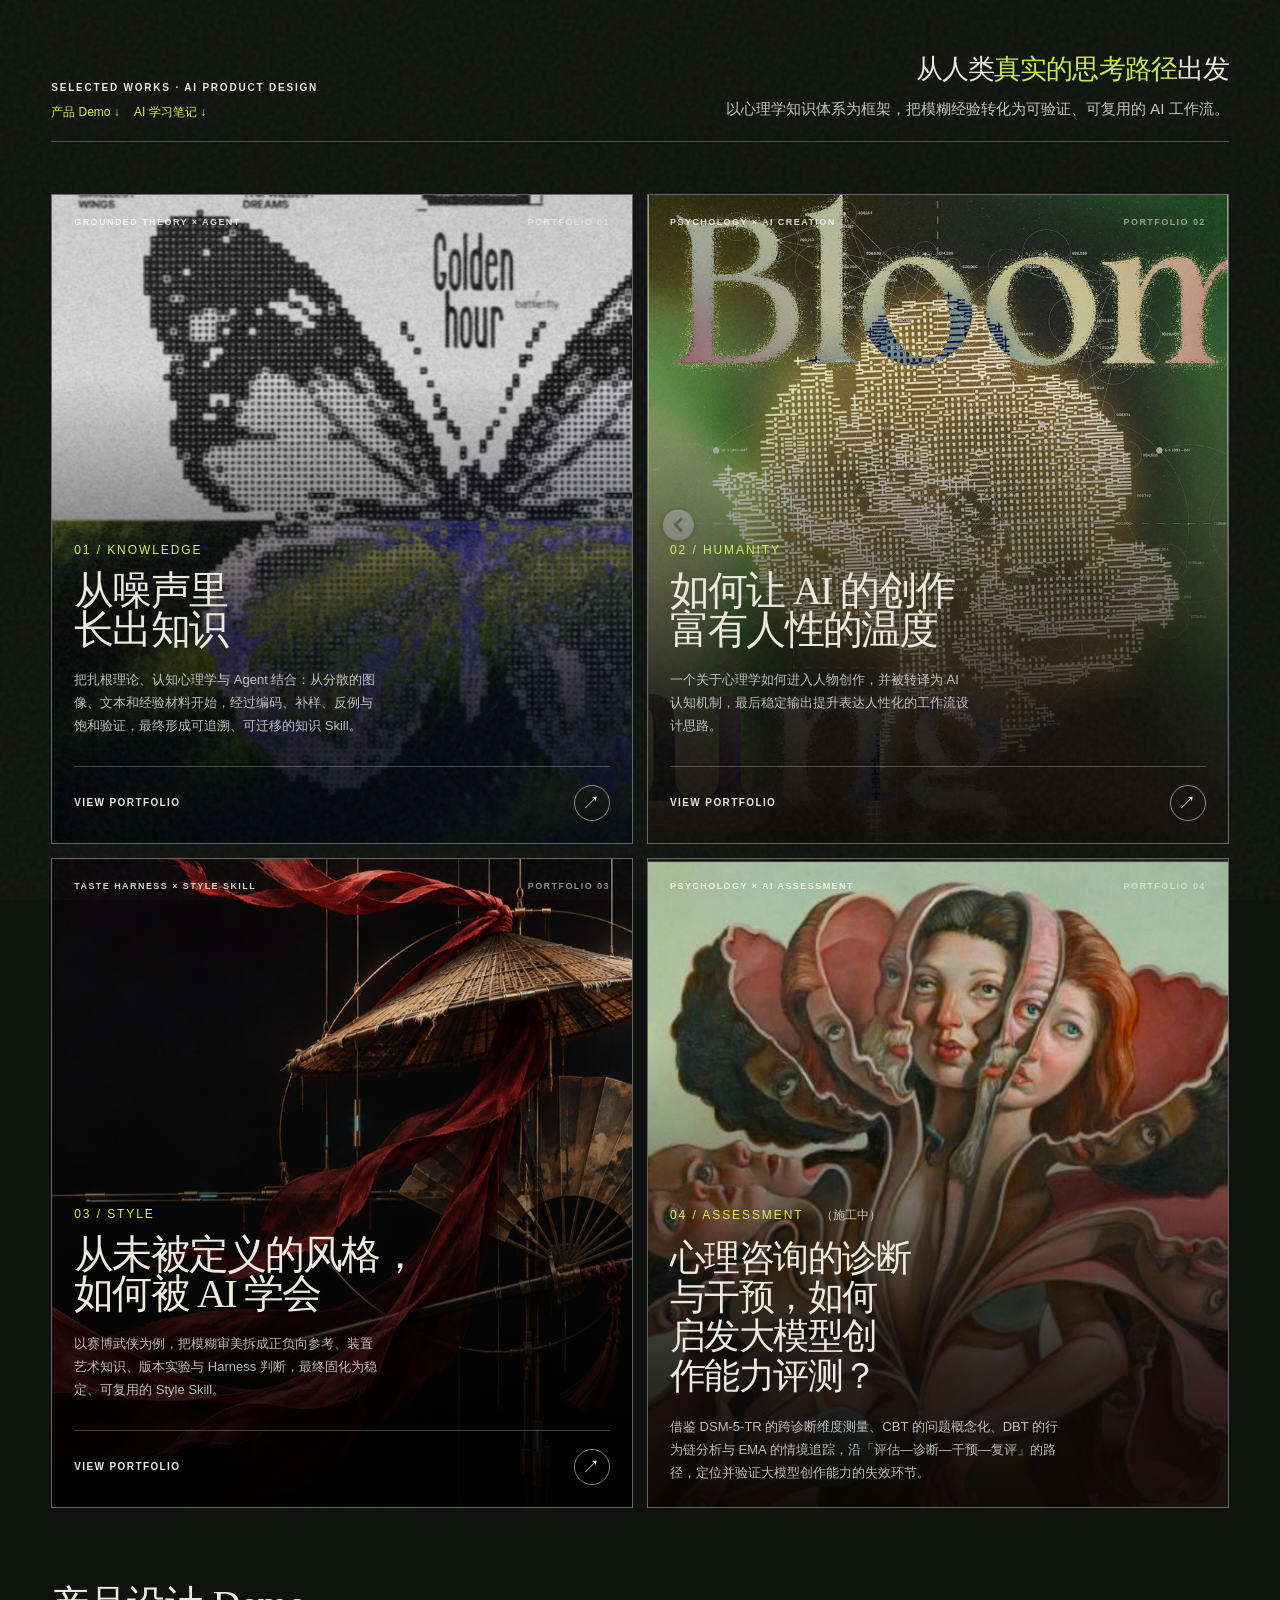
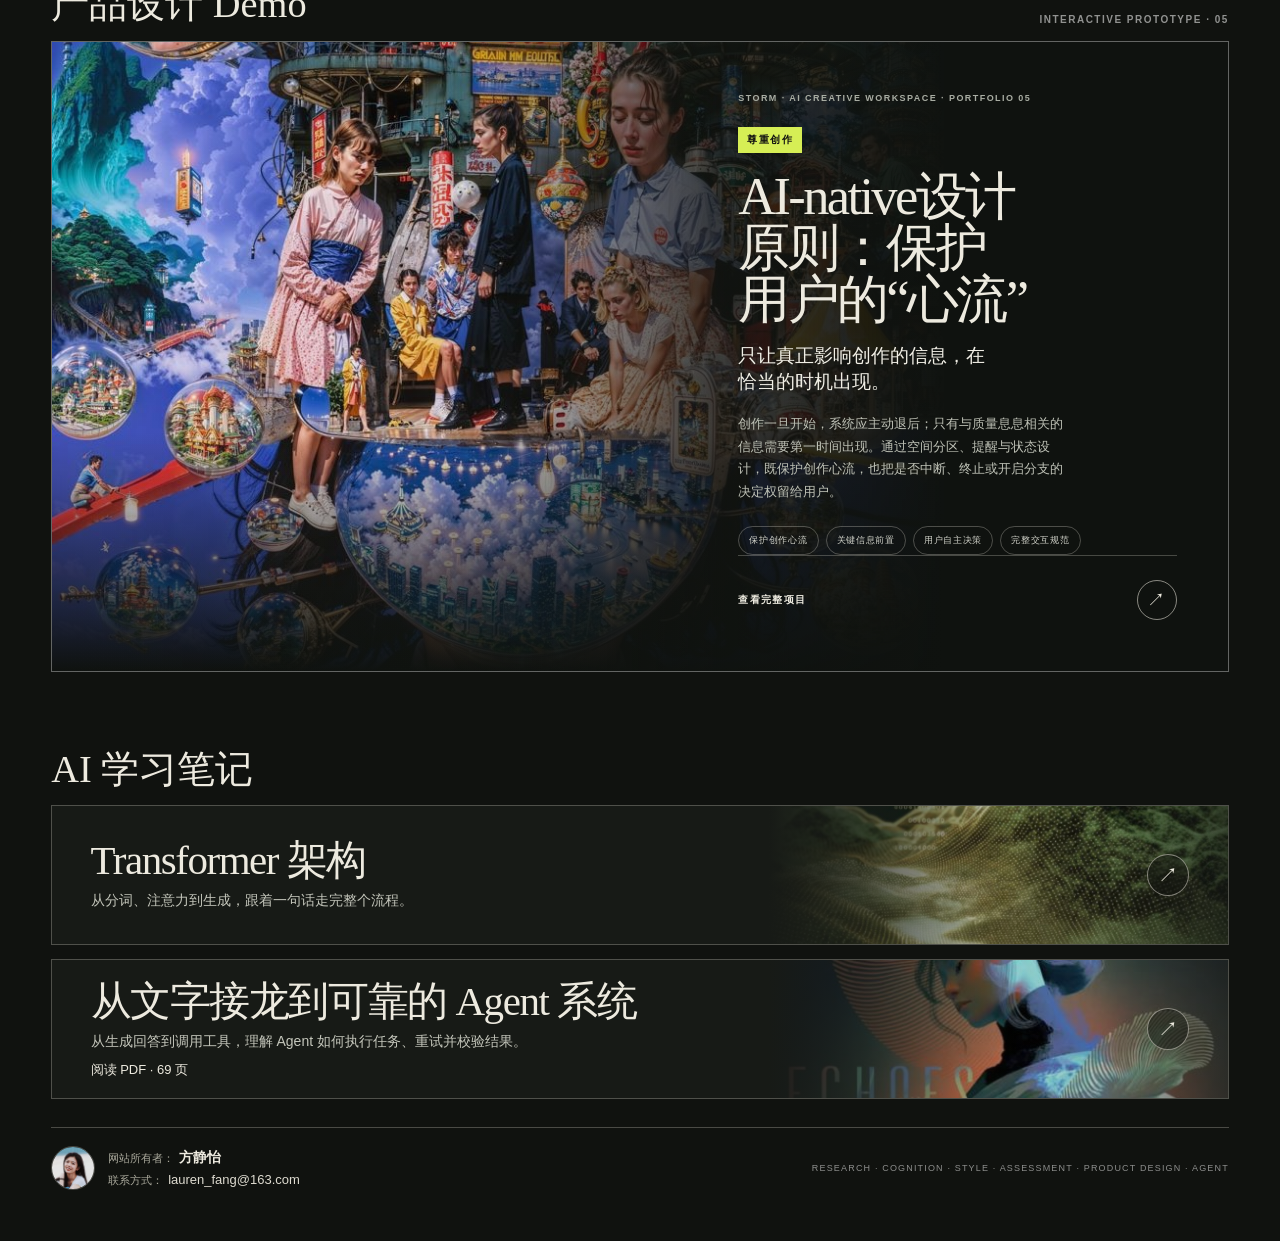
<file: index.html>
<!doctype html>
<html lang="zh-CN">
<head>
  <meta charset="utf-8">
  <meta name="viewport" content="width=device-width,initial-scale=1">
  <meta name="format-detection" content="email=no">
  <meta name="description" content="Lauren Fang 的 Agent 工作流、AI 产品设计与学习笔记。">
  <title>Agent Workflow Portfolio</title>
  <style>
    :root{--paper:#edeadf;--ink:#11130f;--line:rgba(237,234,223,.26);--serif:"Iowan Old Style","Baskerville","Songti SC","STSong",serif;--sans:"Helvetica Neue","PingFang SC","Microsoft YaHei",sans-serif}
    *{box-sizing:border-box}html{background:#10120f}body{margin:0;min-height:100svh;color:var(--paper);background:#10120f;font-family:var(--sans);-webkit-font-smoothing:antialiased}a{color:inherit;text-decoration:none}::selection{color:#111;background:#d6ee55}
    body:before{content:"";position:fixed;z-index:10;inset:0;pointer-events:none;opacity:.12;background-image:url("data:image/svg+xml,%3Csvg viewBox='0 0 180 180' xmlns='http://www.w3.org/2000/svg'%3E%3Cfilter id='n'%3E%3CfeTurbulence type='fractalNoise' baseFrequency='.9' numOctaves='3'/%3E%3C/filter%3E%3Crect width='100%25' height='100%25' filter='url(%23n)' opacity='.42'/%3E%3C/svg%3E")}
    main{padding:clamp(28px,4vw,64px)}
    .masthead{display:flex;align-items:end;justify-content:space-between;gap:24px;margin-bottom:clamp(28px,4vw,58px);padding-bottom:20px;border-bottom:1px solid rgba(255,255,255,.24)}
    .masthead p{margin:0;font-size:10px;font-weight:700;letter-spacing:.18em;text-transform:uppercase}.masthead h1{max-width:none;min-width:0;margin:0;font:400 clamp(18px,2.1vw,36px)/1.4 var(--serif);letter-spacing:-.035em;text-align:right}.masthead-copy{min-width:0;text-align:right}.masthead .masthead-subtitle{margin:8px 0 0;color:#c4c6bb;font:400 clamp(15px,1.2vw,19px)/1.6 var(--sans);letter-spacing:normal;text-transform:none}.masthead-label{flex-shrink:0}.masthead h1 em{font-style:normal;color:#cbe857}
    .cards{display:grid;grid-template-columns:repeat(2,minmax(0,1fr));gap:14px}
    .card{position:relative;isolation:isolate;min-height:min(660px,72svh);overflow:hidden;border:1px solid rgba(255,255,255,.3);background:#222;transition:transform .45s cubic-bezier(.2,.8,.2,1),border-color .3s}
    .card:focus-visible{outline:3px solid #d6ee55;outline-offset:3px}.card:hover{z-index:3;transform:translateY(-8px);border-color:rgba(255,255,255,.78)}
    .card img{position:absolute;z-index:-3;inset:0;width:100%;height:100%;object-fit:cover;transition:transform 1.1s cubic-bezier(.2,.8,.2,1),filter .5s}.card:hover img{transform:scale(1.045)}
    .card:before{content:"";position:absolute;z-index:-2;inset:0;background:linear-gradient(180deg,rgba(0,0,0,.12) 0%,rgba(0,0,0,.08) 28%,rgba(0,0,0,.78) 78%,rgba(0,0,0,.94) 100%)}
    .card:after{content:"";position:absolute;z-index:-1;inset:0;opacity:.32;transition:opacity .4s}.card:hover:after{opacity:.12}
    .knowledge:after{background:linear-gradient(150deg,rgba(255,255,255,.26),transparent 45%,rgba(35,61,199,.28))}.humanity:after{background:linear-gradient(150deg,rgba(35,86,29,.15),transparent 45%,rgba(229,173,166,.18))}.taste:after{background:linear-gradient(150deg,rgba(107,0,0,.1),transparent 45%,rgba(0,0,0,.28))}.assessment:after{background:linear-gradient(150deg,rgba(153,203,157,.16),transparent 45%,rgba(173,71,76,.22))}
    .knowledge img{object-position:56% center}.humanity img{object-position:center 45%}.taste img{object-position:64% center}.assessment img{object-position:center 38%}
    .card-inner{height:100%;min-height:inherit;display:flex;flex-direction:column;padding:22px}
    .topline{display:flex;justify-content:space-between;gap:18px;color:rgba(255,255,255,.82);font-size:9px;font-weight:700;letter-spacing:.16em;text-transform:uppercase}.topline span:last-child{opacity:.64}
    .content{margin-top:auto;padding-top:150px}.number{margin-bottom:15px;color:#d6ee55;font:12px var(--sans);letter-spacing:.16em}.card h2{margin:0;font:400 clamp(31px,3.15vw,52px)/.96 var(--serif);letter-spacing:-.045em;text-wrap:balance}.card .summary{max-width:42ch;margin:20px 0 0;color:rgba(255,255,255,.72);font-size:13px;line-height:1.75}.open{display:flex;align-items:center;justify-content:space-between;gap:18px;margin-top:28px;padding-top:18px;border-top:1px solid var(--line);font-size:10px;font-weight:700;letter-spacing:.14em;text-transform:uppercase}.open i{display:grid;place-items:center;width:36px;height:36px;border:1px solid rgba(255,255,255,.5);border-radius:50%;font:normal 18px var(--sans);transition:.35s}.card:hover .open i{color:#111;background:#d6ee55;border-color:#d6ee55;transform:rotate(45deg)}
    .assessment{cursor:default}.assessment:hover{transform:none;border-color:rgba(255,255,255,.3)}.assessment:hover img{transform:none}.assessment .content{padding-top:90px}.assessment h2{max-width:15ch;font-size:clamp(30px,2.8vw,45px);line-height:1.1}.assessment .summary{max-width:54ch}.assessment .status{margin-left:12px;color:rgba(255,255,255,.72);font-size:12px;letter-spacing:0}
    .masthead-label{display:grid;gap:11px}.masthead-label nav{display:flex;flex-wrap:wrap;gap:8px 14px}.masthead-label a{width:max-content;color:#d6ee55;font-size:12px}.masthead-label a:hover{text-decoration:underline}
    .demo{margin-top:clamp(42px,6vw,86px)}.demo-heading{display:flex;align-items:end;justify-content:space-between;gap:20px;margin-bottom:16px}.demo-heading h2{margin:0;font:400 clamp(25px,3vw,42px)/1.05 var(--serif)}.demo-heading p{margin:0;color:rgba(255,255,255,.54);font-size:10px;font-weight:700;letter-spacing:.15em;text-transform:uppercase}
    .demo-entry{position:relative;isolation:isolate;display:block;min-height:540px;overflow:hidden;border:1px solid rgba(255,255,255,.35);background:#0f120f;color:var(--paper);transition:transform .35s cubic-bezier(.2,.8,.2,1),border-color .3s}
    .demo-entry:hover{transform:translateY(-5px);border-color:rgba(255,255,255,.76)}.demo-entry:focus-visible{outline:3px solid #d6ee55;outline-offset:4px}
    .demo-entry:before{content:"";position:absolute;z-index:1;inset:0;background:linear-gradient(90deg,rgba(15,18,15,0) 0%,rgba(15,18,15,.08) 34%,rgba(15,18,15,.78) 56%,#0f120f 76%),linear-gradient(0deg,#0f120f 0%,rgba(15,18,15,0) 38%);pointer-events:none}.demo-visual{position:absolute;z-index:0;inset:0 20% 0 0;overflow:hidden;background:#0f120f}.demo-visual>img{display:block;width:100%;height:100%;object-fit:cover;object-position:left center;transition:transform .8s ease,filter .5s}.demo-entry:hover .demo-visual>img{transform:scale(1.015);filter:contrast(1.03)}
    .demo-copy{position:relative;z-index:2;display:flex;flex-direction:column;width:min(46%,620px);min-height:540px;margin-left:auto;padding:clamp(34px,4vw,62px)}.demo-kicker{margin:0 0 24px;color:#a9ada3;font-size:9px;font-weight:700;letter-spacing:.16em;text-transform:uppercase}.demo-principle{width:max-content;margin:0 0 18px;padding:6px 9px;color:#111;background:#d6ee55;font-size:10px;font-weight:700;letter-spacing:.15em}.demo-copy h3{max-width:12ch;margin:0;font:400 clamp(34px,4.1vw,64px)/.98 var(--serif);letter-spacing:-.05em;text-wrap:balance}.demo-alert{max-width:26ch;margin:18px 0 0;color:#f0eee5;font:400 clamp(17px,1.5vw,22px)/1.35 var(--serif)}.demo-description{max-width:46ch;margin:18px 0 0;color:#bfc2b7;font-size:13px;line-height:1.75}.demo-tags{display:flex;flex-wrap:wrap;gap:7px;margin-top:22px}.demo-tags span{padding:7px 10px;border:1px solid rgba(237,234,223,.28);border-radius:999px;color:#d4d5cc;font-size:9px;letter-spacing:.08em}.demo-open{display:flex;align-items:center;justify-content:space-between;gap:18px;margin-top:auto;padding-top:24px;border-top:1px solid rgba(237,234,223,.25);color:var(--paper);font-size:10px;font-weight:700;letter-spacing:.14em;text-transform:uppercase}.demo-open i{display:grid;place-items:center;width:40px;height:40px;border:1px solid rgba(237,234,223,.55);border-radius:50%;font:normal 18px var(--sans);transition:.3s}.demo-entry:hover .demo-open i{color:#111;background:#d6ee55;border-color:#d6ee55;transform:rotate(45deg)}
    .learning{margin-top:clamp(42px,6vw,86px)}.learning>h2{margin:0 0 16px;font:400 clamp(25px,3vw,42px)/1.05 var(--serif)}
    .note-entry{position:relative;isolation:isolate;display:grid;grid-template-columns:minmax(0,1fr) auto;align-items:center;gap:16px;overflow:hidden;min-height:140px;padding:18px clamp(20px,3vw,40px);border:1px solid var(--line);background:#171a16;transition:border-color .2s ease}
    .note-entry-art{position:absolute;z-index:-1;inset:0 0 0 auto;width:39%;overflow:hidden;pointer-events:none}
    .note-entry-art img{display:block;width:100%;height:100%;object-fit:cover;object-position:center 49%;filter:brightness(.87) saturate(.96)}
    .note-entry-art::after{content:"";position:absolute;inset:0;background:linear-gradient(90deg,#171a16 0%,rgba(23,26,22,.78) 15%,rgba(23,26,22,.06) 53%,rgba(23,26,22,.10) 72%,rgba(23,26,22,.64) 100%)}
    .note-entry-text{min-width:0}.note-entry h3{margin:0;color:var(--paper);font:400 clamp(28px,3.2vw,44px)/1.05 var(--serif);letter-spacing:-.035em}
    .note-entry p{margin:8px 0 0;color:#c4c6bb;font-size:14px;line-height:1.55}
    .note-entry-arrow{display:grid;place-items:center;width:42px;height:42px;border:1px solid rgba(237,234,223,.5);border-radius:50%;background:rgba(17,19,15,.5);font:20px var(--sans);transition:transform .2s ease,border-color .2s ease,color .2s ease}
    .note-entry:hover{border-color:rgba(237,234,223,.55)}.note-entry:hover .note-entry-arrow{transform:translateX(3px);color:#d6ee55;border-color:#d6ee55}
    .note-entry + .note-entry{margin-top:14px}
    .agent-note .note-entry-art img{object-position:center 31%}
    .note-format{display:inline-block;margin-top:8px;font-size:13px;color:var(--paper)}
    .note-entry:focus-visible,.masthead-label a:focus-visible{outline:3px solid #d6ee55;outline-offset:4px}
    @media(max-width:860px){.demo-entry{min-height:790px}.demo-entry:before{display:none}.demo-visual:after{content:"";position:absolute;inset:0;pointer-events:none;background:linear-gradient(180deg,transparent 0%,rgba(15,18,15,.08) 40%,rgba(15,18,15,.64) 76%,#0f120f 100%)}.demo-visual{inset:0 0 auto;height:52%;}.demo-visual>img{object-fit:cover;object-position:center top}.demo-copy{width:100%;min-height:480px;margin-top:310px;padding:40px}.demo-description{max-width:58ch}}
    @media(max-width:620px){.demo-heading{align-items:start;flex-direction:column;gap:8px}.demo-entry{min-height:800px}.demo-visual{height:36%}.demo-copy{min-height:540px;margin-top:248px;padding:30px 22px}.demo-copy h3{font-size:clamp(39px,12vw,54px)}.demo-description{font-size:13px}.demo-alert{font-size:18px}.note-entry{min-height:112px;gap:12px;padding:12px 15px}.note-entry-art{width:37%}.note-entry h3{font-size:clamp(22px,5vw,28px)}.note-entry p{max-width:26ch;margin-top:6px;font-size:12px}.note-entry-arrow{width:34px;height:34px;font-size:16px}}
    .footer{display:flex;align-items:center;justify-content:space-between;gap:24px;margin-top:28px;padding-top:18px;border-top:1px solid var(--line)}
    .owner{display:flex;align-items:center;gap:13px;min-width:0}.owner img{display:block;flex:0 0 44px;width:44px;height:44px;object-fit:cover;border-radius:50%;border:1px solid var(--line)}
    .owner-details{display:grid;gap:5px;min-width:0}.owner-name{margin:0;color:var(--paper);font-size:14px}.owner-name strong{font-weight:600}
    .owner-label{margin-right:.45em;color:#aaa99c;font-size:11px}.owner-email{margin:0;color:#dedbd0;font-size:13px;overflow-wrap:anywhere}
    .footer-index{color:rgba(255,255,255,.52);font-size:9px;letter-spacing:.13em;text-transform:uppercase;text-align:right}
    @media(max-width:1050px){.cards{grid-template-columns:1fr 1fr}}
    @media(max-width:1000px){.masthead{align-items:flex-start;flex-direction:column;gap:20px}.masthead-copy{text-align:left}.masthead h1{text-align:left;font-size:clamp(23px,3.2vw,32px)}}
    @media(max-width:600px){.masthead h1{font-size:clamp(22px,5vw,29px)}}
    @media(max-width:700px){main{padding:18px}.masthead{align-items:start;flex-direction:column}.masthead h1{text-align:left}.cards{grid-template-columns:1fr}.taste{grid-column:auto}.card{min-height:610px}.footer{align-items:flex-start;flex-direction:column;gap:14px}.footer-index{text-align:left}}
    @media(prefers-reduced-motion:reduce){*{scroll-behavior:auto!important}.card,.card img,.open i,.demo-entry,.demo-open i,.note-entry,.note-entry-arrow{transition:none!important}.demo-entry:hover,.demo-entry:hover .demo-open i,.note-entry:hover .note-entry-arrow{transform:none}}
  </style>
</head>
<body>
  <main>
    <header class="masthead">
      <div class="masthead-label"><p>Selected Works · AI Product Design</p><nav aria-label="页面导航"><a href="#product-demo">产品 Demo ↓</a><a href="#ai-notes">AI 学习笔记 ↓</a></nav></div>
      <div class="masthead-copy">
        <h1>从人类<em>真实的思考路径</em>出发</h1>
        <p class="masthead-subtitle">以心理学知识体系为框架，把模糊经验转化为可验证、可复用的 AI 工作流。</p>
      </div>
    </header>

    <section class="cards" aria-label="Agent 工作流作品集">
      <a class="card knowledge" href="https://grounded-theory-agent-portfolio.laurenf-0826.chatgpt.site/" target="_blank" rel="noopener" aria-label="打开作品集：从噪声里长出知识">
        <img src="assets/grow-knowledge.png" alt="由像素噪点、蝴蝶和自然景观组成的视觉拼贴">
        <div class="card-inner">
          <div class="topline"><span>Grounded Theory × Agent</span><span>Portfolio 01</span></div>
          <div class="content">
            <div class="number">01 / KNOWLEDGE</div>
            <h2>从噪声里<br>长出知识</h2>
            <p class="summary">把扎根理论、认知心理学与 Agent 结合：从分散的图像、文本和经验材料开始，经过编码、补样、反例与饱和验证，最终形成可追溯、可迁移的知识 Skill。</p>
            <div class="open"><span>View portfolio</span><i>↗</i></div>
          </div>
        </div>
      </a>

      <a class="card humanity" href="https://ai-humanity-portfolio.laurenf-0826.chatgpt.site/" target="_blank" rel="noopener" aria-label="打开作品集：如何让 AI 的创作富有人性的温度">
        <img src="assets/ai-humanity.jpg" alt="由人物、认知网络和绿色光晕组成的实验性编辑视觉">
        <div class="card-inner">
          <div class="topline"><span>Psychology × AI Creation</span><span>Portfolio 02</span></div>
          <div class="content">
            <div class="number">02 / HUMANITY</div>
            <h2>如何让 AI 的创作<br>富有人性的温度</h2>
            <p class="summary">一个关于心理学如何进入人物创作，并被转译为 AI 认知机制，最后稳定输出提升表达人性化的工作流设计思路。</p>
            <div class="open"><span>View portfolio</span><i>↗</i></div>
          </div>
        </div>
      </a>

      <a class="card taste" href="https://taste-agent-cyber-wuxia-lauren.laurenf-0826.chatgpt.site/" target="_blank" rel="noopener" aria-label="打开作品集：从未被定义的风格，如何被 AI 学会">
        <img src="assets/undefined-style.jpg" alt="由斗笠、折扇、红色织物和机械结构组成的赛博武侠装置">
        <div class="card-inner">
          <div class="topline"><span>Taste Harness × Style Skill</span><span>Portfolio 03</span></div>
          <div class="content">
            <div class="number">03 / STYLE</div>
            <h2>从未被定义的风格，<br>如何被 AI 学会</h2>
            <p class="summary">以赛博武侠为例，把模糊审美拆成正负向参考、装置艺术知识、版本实验与 Harness 判断，最终固化为稳定、可复用的 Style Skill。</p>
            <div class="open"><span>View portfolio</span><i>↗</i></div>
          </div>
        </div>
      </a>

      <article class="card assessment" aria-label="心理咨询与大模型创作能力评测，施工中">
        <img src="assets/psychology-assessment.jpg" alt="多张女性面孔在花瓣形态中交叠的超现实绘画">
        <div class="card-inner">
          <div class="topline"><span>Psychology × AI Assessment</span><span>Portfolio 04</span></div>
          <div class="content">
            <div class="number">04 / ASSESSMENT <span class="status">（施工中）</span></div>
            <h2>心理咨询的诊断与干预，如何启发大模型创作能力评测？</h2>
            <p class="summary">借鉴 DSM-5-TR 的跨诊断维度测量、CBT 的问题概念化、DBT 的行为链分析与 EMA 的情境追踪，沿「评估—诊断—干预—复评」的路径，定位并验证大模型创作能力的失效环节。</p>
          </div>
        </div>
      </article>
    </section>

    <section class="demo" id="product-demo" aria-labelledby="demo-title">
      <div class="demo-heading"><h2 id="demo-title">产品设计 Demo</h2><p>Interactive prototype · 05</p></div>
      <a class="demo-entry" href="/storm/" aria-label="查看 Storm 项目：尊重真实创作体验">
        <div class="demo-visual">
          <img src="assets/storm-creative-flow-cover.jpg" alt="蓝色超现实创作世界拼贴，呈现人物、城市与想象空间" width="960" height="1165" loading="lazy">
        </div>
        <div class="demo-copy">
          <p class="demo-kicker">Storm · AI Creative Workspace · Portfolio 05</p>
          <p class="demo-principle">尊重创作</p>
          <h3>AI-native设计原则：保护用户的“心流”</h3>
          <p class="demo-alert">只让真正影响创作的信息，在恰当的时机出现。</p>
          <p class="demo-description">创作一旦开始，系统应主动退后；只有与质量息息相关的信息需要第一时间出现。通过空间分区、提醒与状态设计，既保护创作心流，也把是否中断、终止或开启分支的决定权留给用户。</p>
          <div class="demo-tags" aria-label="项目能力标签"><span>保护创作心流</span><span>关键信息前置</span><span>用户自主决策</span><span>完整交互规范</span></div>
          <div class="demo-open"><span>查看完整项目</span><i>↗</i></div>
        </div>
      </a>
    </section>

    <section class="learning" id="ai-notes" aria-labelledby="notes-title">
      <h2 id="notes-title">AI 学习笔记</h2>
      <a class="note-entry" href="/notes/transformer/">
        <div class="note-entry-art" aria-hidden="true"><img src="assets/transformer-terrain.webp" alt="" width="966" height="998" loading="lazy"></div>
        <div class="note-entry-text"><h3>Transformer 架构</h3><p>从分词、注意力到生成，跟着一句话走完整个流程。</p></div>
        <span class="note-entry-arrow" aria-hidden="true">↗</span>
      </a>
      <a class="note-entry agent-note" href="/notes/reliable-agents.pdf" type="application/pdf">
        <div class="note-entry-art" aria-hidden="true"><img src="assets/reliable-agents-cover.jpg" alt="" loading="lazy"></div>
        <div class="note-entry-text"><h3>从文字接龙到可靠的 Agent 系统</h3><p>从生成回答到调用工具，理解 Agent 如何执行任务、重试并校验结果。</p><span class="note-format">阅读 PDF · 69 页</span></div>
        <span class="note-entry-arrow" aria-hidden="true">↗</span>
      </a>
    </section>

    <footer class="footer" id="contact">
      <div class="owner">
        <img src="assets/portfolio-owner-waterside.webp" alt="" width="44" height="44" loading="lazy">
        <div class="owner-details">
          <p class="owner-name"><span class="owner-label">网站所有者：</span><strong>方静怡</strong></p>
          <p class="owner-email"><span class="owner-label">联系方式：</span>lauren_fang@163.com</p>
        </div>
      </div>
      <span class="footer-index">Research · Cognition · Style · Assessment · Product Design · Agent</span>
    </footer>
  </main>
</body>
</html>
</file>
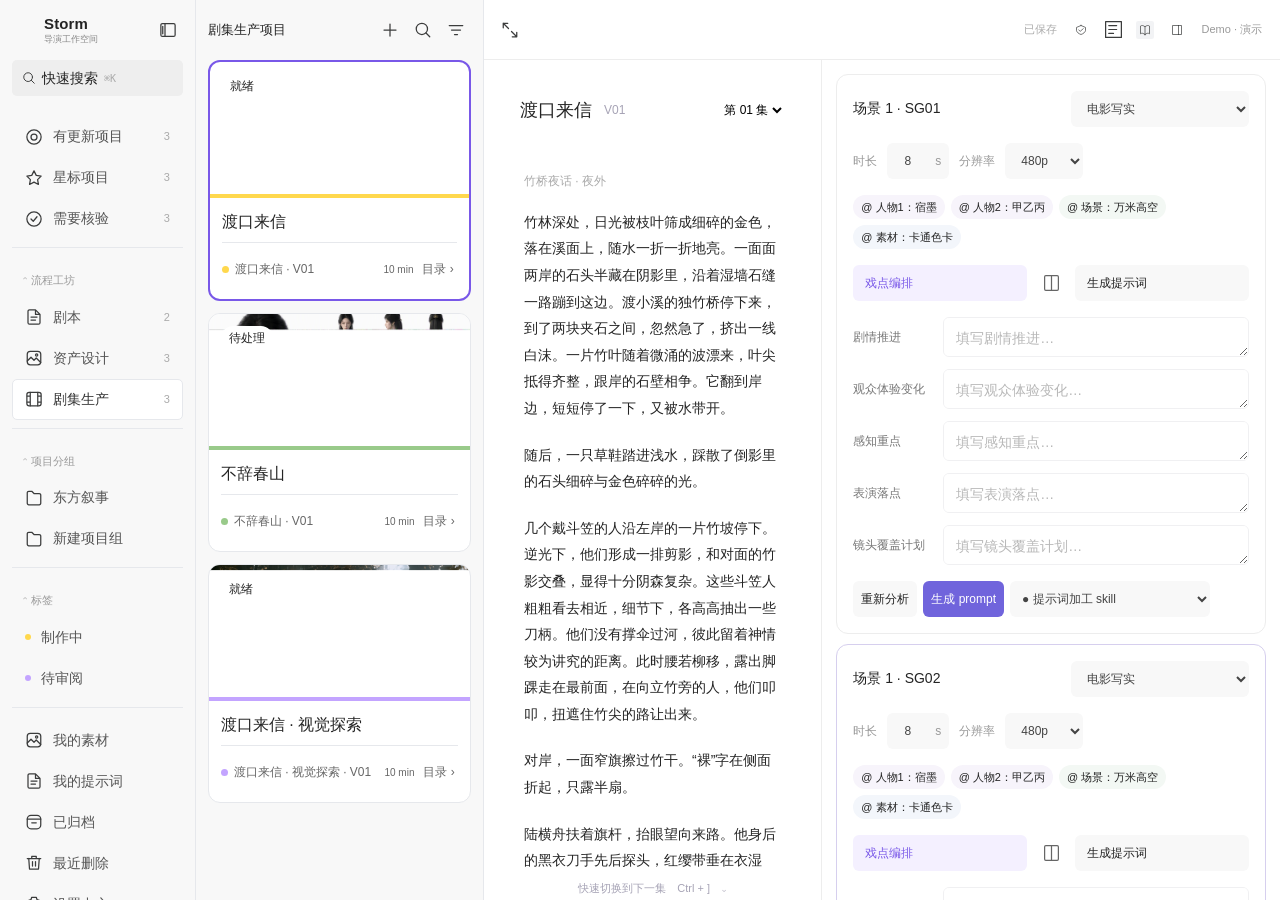
<file: demo/index.html>
<!doctype html><html lang="zh-CN"><head><meta charset="utf-8"><meta name="viewport" content="width=device-width,initial-scale=1"><title>Storm · AI 创作工作台 Demo</title><link rel="stylesheet" href="style.css"><link rel="stylesheet" href="workspace.css?v=11"><link rel="stylesheet" href="script-editor.css?v=5"><link rel="stylesheet" href="asset-editor.css?v=7"></head><body class="wf-body"><div id="workspace"><nav id="navigation"></nav><section id="island"></section><main id="editor"></main><div id="full-back"></div></div><div id="wf-layer"></div><div id="wf-hover"></div><div id="wf-toast" role="status"></div><script type="module" src="workspace.js?v=14"></script></body></html>
</file>
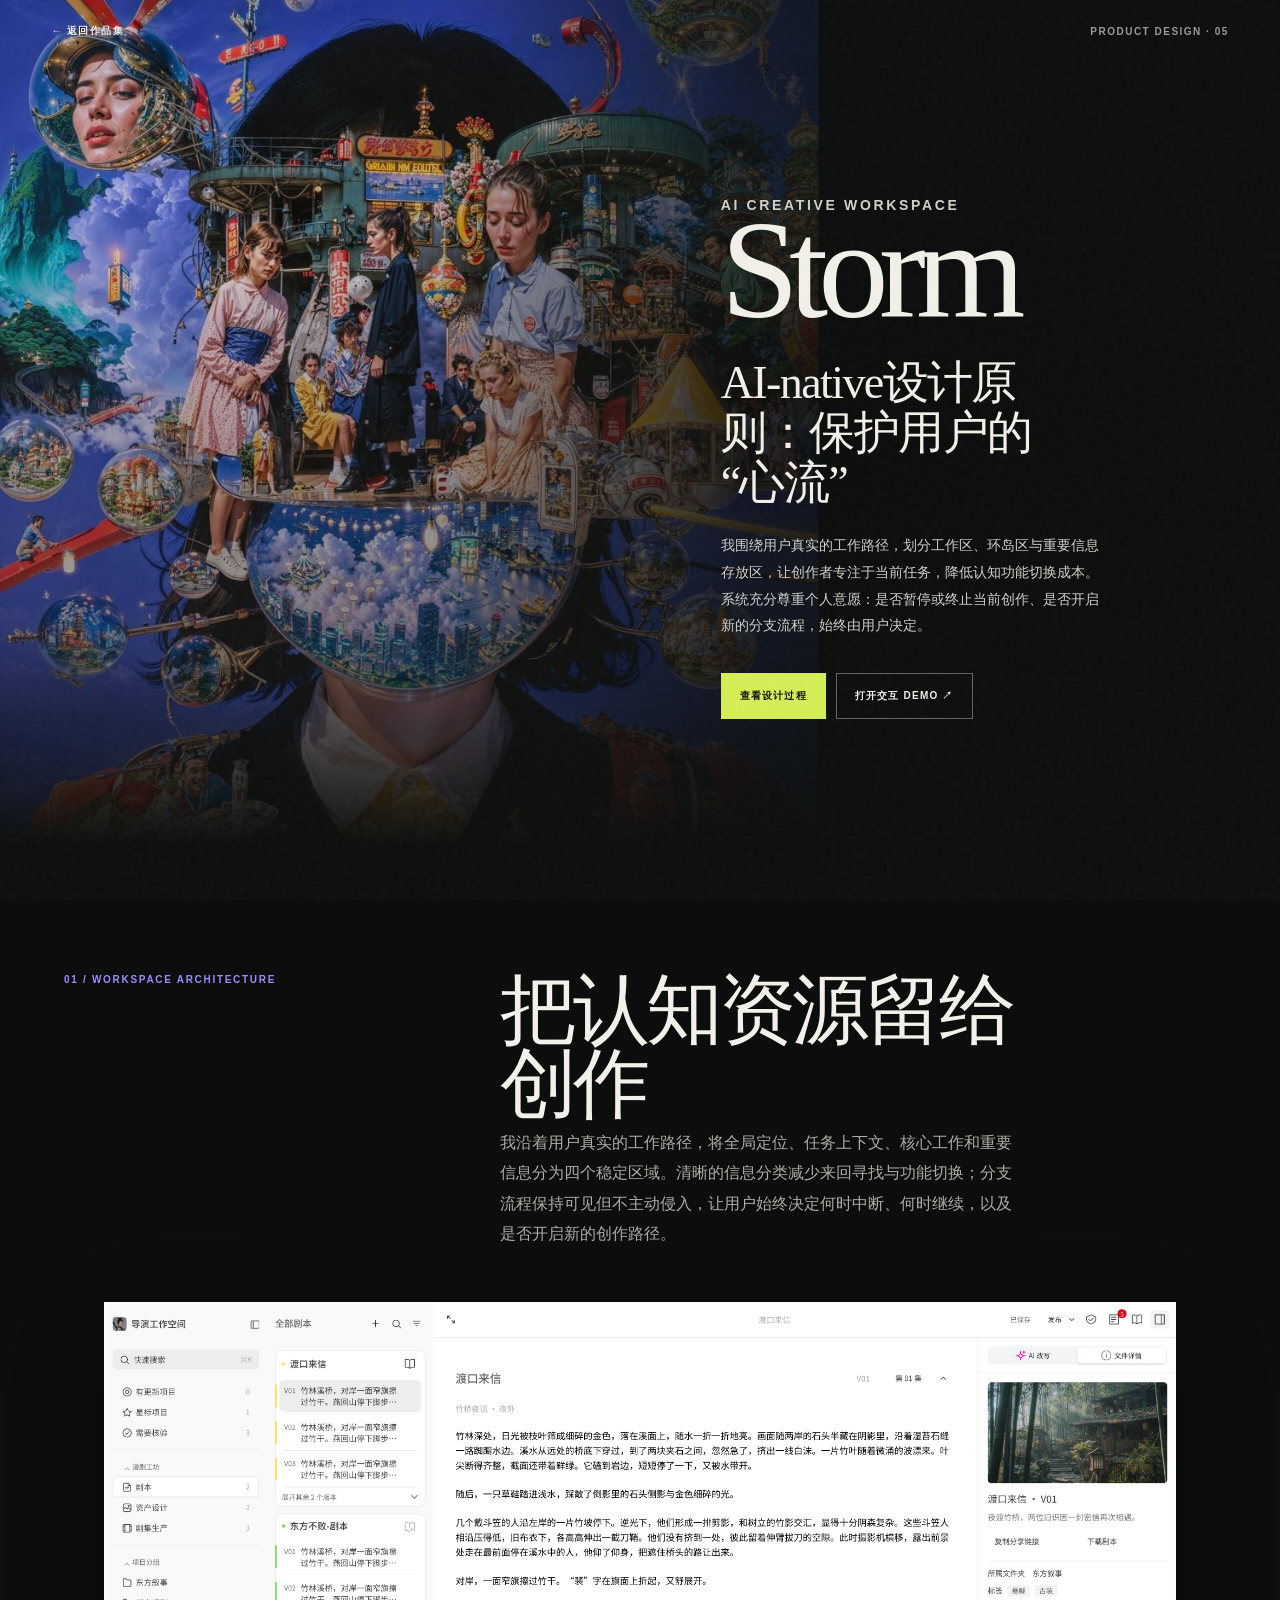
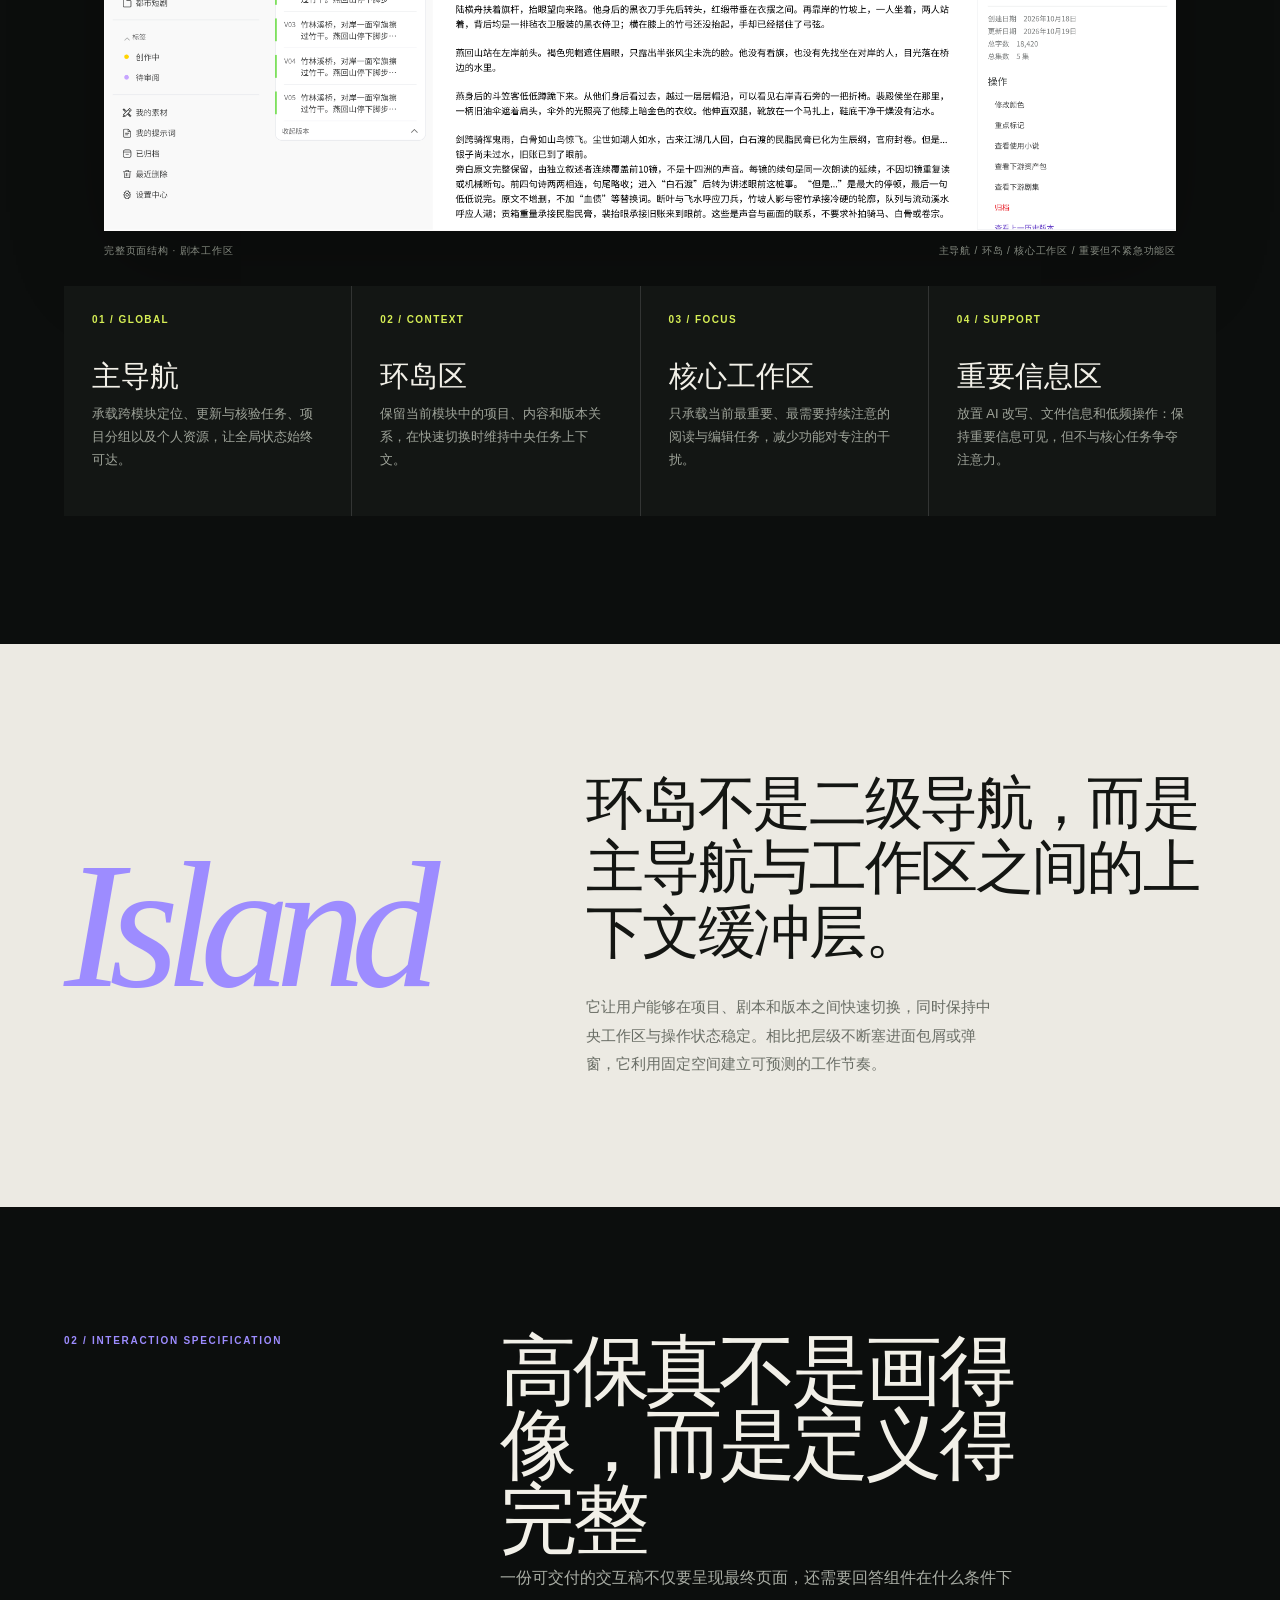
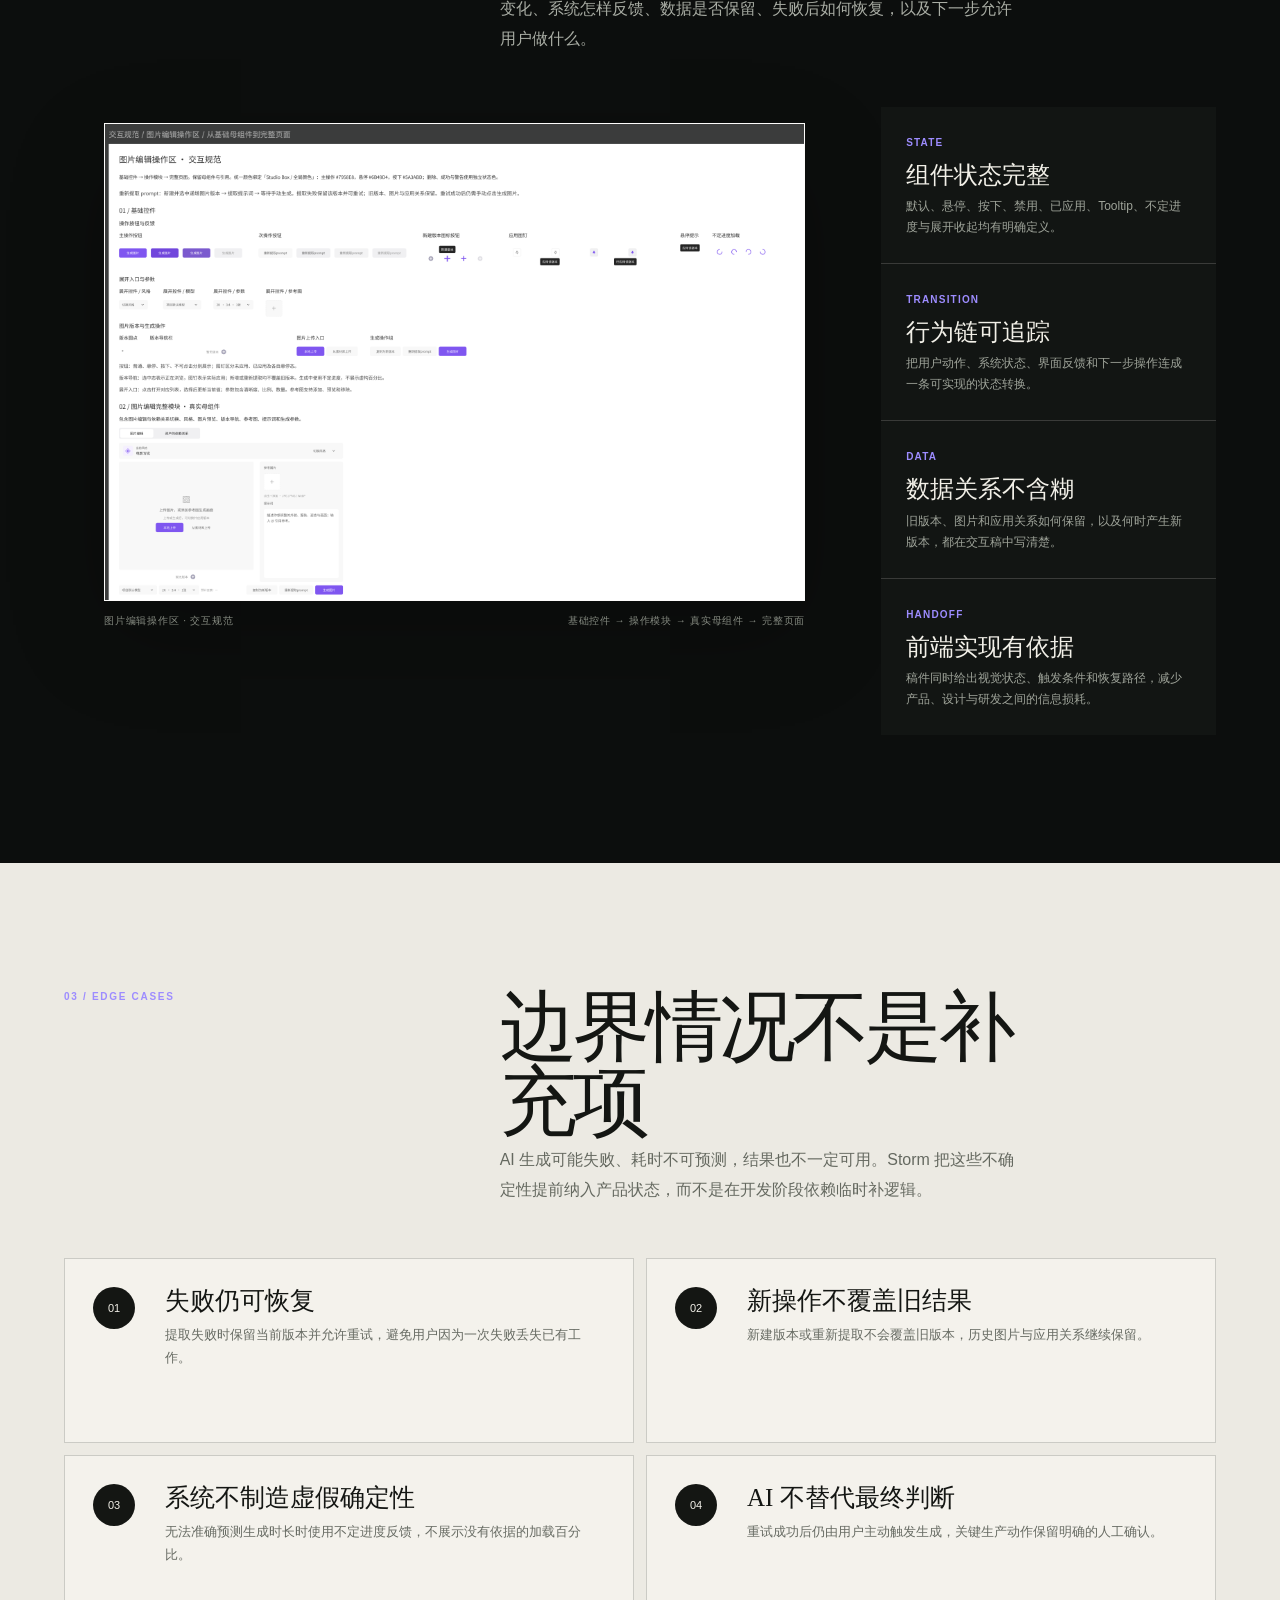
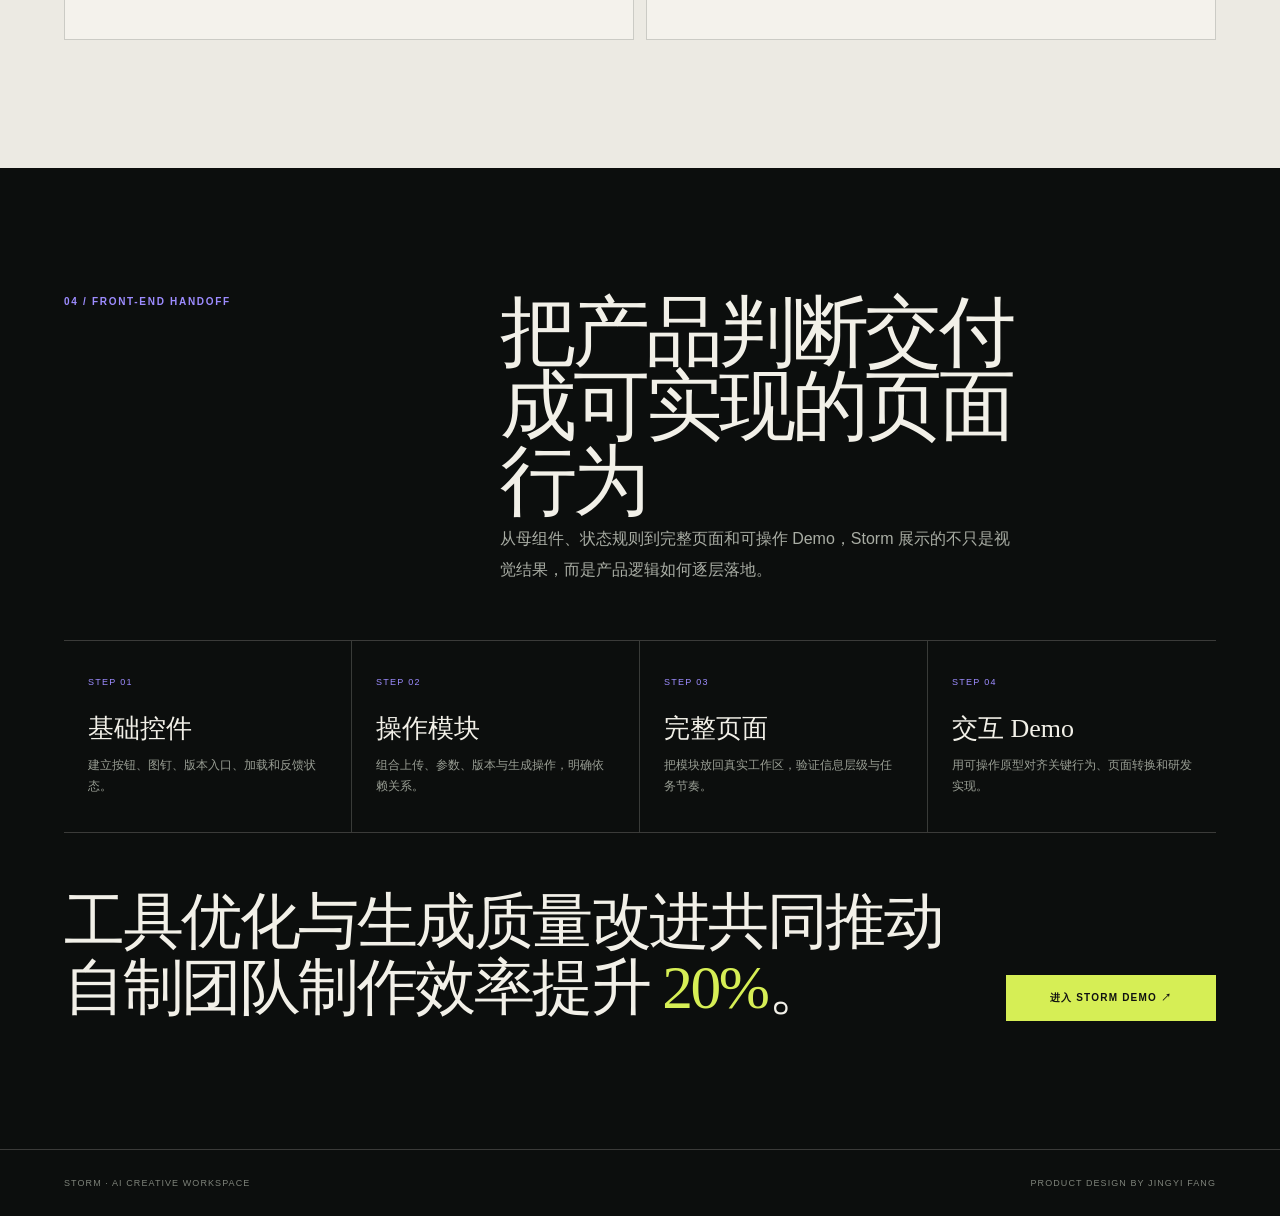
<file: storm/index.html>
<!doctype html>
<html lang="zh-CN">
<head>
  <meta charset="utf-8">
  <meta name="viewport" content="width=device-width,initial-scale=1">
  <meta name="description" content="Storm AI Creative Workspace：从工作区架构、交互规范到前端交付的完整产品设计案例。">
  <title>Storm · AI-native设计原则：保护用户的“心流”</title>
  <style>
    :root{--bg:#0c0e0d;--paper:#f2f0e8;--ink:#141613;--muted:#a9ada4;--line:rgba(242,240,232,.2);--accent:#9d8cff;--lime:#d6ee55;--serif:"Iowan Old Style","Baskerville","Songti SC","STSong",serif;--sans:"Helvetica Neue","PingFang SC","Microsoft YaHei",sans-serif}
    *{box-sizing:border-box}html{scroll-behavior:smooth;background:var(--bg)}body{margin:0;color:var(--paper);background:var(--bg);font-family:var(--sans);-webkit-font-smoothing:antialiased}a{color:inherit;text-decoration:none}img{display:block;max-width:100%}::selection{color:#111;background:var(--lime)}
    body:before{content:"";position:fixed;z-index:20;inset:0;pointer-events:none;opacity:.09;background-image:url("data:image/svg+xml,%3Csvg viewBox='0 0 180 180' xmlns='http://www.w3.org/2000/svg'%3E%3Cfilter id='n'%3E%3CfeTurbulence type='fractalNoise' baseFrequency='.9' numOctaves='3'/%3E%3C/filter%3E%3Crect width='100%25' height='100%25' filter='url(%23n)' opacity='.42'/%3E%3C/svg%3E")}
    .nav{position:absolute;z-index:12;top:0;left:0;right:0;display:flex;align-items:center;justify-content:space-between;padding:24px clamp(20px,4vw,64px);font-size:10px;font-weight:700;letter-spacing:.15em;text-transform:uppercase}.back{display:flex;align-items:center;gap:9px}.back:hover{color:var(--lime)}.nav-label{color:rgba(255,255,255,.58)}
    .hero{position:relative;isolation:isolate;display:flex;justify-content:flex-end;align-items:center;min-height:94svh;overflow:hidden;padding:110px clamp(24px,5vw,80px) 70px;text-align:left}.hero img{position:absolute;z-index:-3;inset:0 auto 0 0;width:64%;height:100%;object-fit:cover;object-position:center 46%}.hero:before{content:"";position:absolute;z-index:-2;inset:0;background:linear-gradient(90deg,rgba(12,14,13,.05) 0%,rgba(12,14,13,.10) 34%,rgba(12,14,13,.78) 58%,#0c0e0d 78%),linear-gradient(0deg,#0c0e0d 0%,rgba(12,14,13,.40) 26%,rgba(12,14,13,.05) 76%,rgba(12,14,13,.12) 100%)}.hero:after{content:"";position:absolute;z-index:-1;inset:0;background:radial-gradient(ellipse at 65% 50%,rgba(5,6,5,.20),rgba(5,6,5,0) 55%)}
    .hero-copy{width:min(43%,650px);display:flex;flex-direction:column;align-items:flex-start}.eyebrow{margin:0 0 22px;color:var(--lime);font-size:10px;font-weight:700;letter-spacing:.19em;text-transform:uppercase}.hero h1{margin:0;font:400 clamp(82px,11vw,170px)/.72 var(--serif);letter-spacing:-.07em}.hero h2{max-width:15ch;margin:38px 0 0;font:400 clamp(27px,3.6vw,56px)/1.08 var(--serif);letter-spacing:-.035em}.hero p{max-width:50ch;margin:25px 0 0;color:#d0d2ca;font-size:14px;line-height:1.9}.hero-actions{display:flex;flex-wrap:wrap;justify-content:flex-start;gap:10px;margin-top:34px}.button{display:inline-flex;align-items:center;justify-content:center;min-height:46px;padding:0 18px;border:1px solid rgba(255,255,255,.36);font-size:10px;font-weight:700;letter-spacing:.12em;text-transform:uppercase;transition:.25s}.button.primary{color:#111;background:var(--lime);border-color:var(--lime)}.button:hover{transform:translateY(-2px);border-color:#fff}
    .section{padding:clamp(74px,10vw,150px) clamp(22px,5vw,80px)}.section.light{color:var(--ink);background:#eceae3}.section-head{display:grid;grid-template-columns:minmax(0,.7fr) minmax(420px,1.3fr);gap:50px;align-items:start;margin-bottom:52px}.index{color:var(--accent);font-size:10px;font-weight:700;letter-spacing:.17em;text-transform:uppercase}.section h2{max-width:14ch;margin:0;font:400 clamp(42px,6vw,88px)/.97 var(--serif);letter-spacing:-.05em}.lead{max-width:58ch;margin:5px 0 0;color:var(--muted);font-size:16px;line-height:1.9}.light .lead{color:#656960}.frame{overflow:hidden;border:1px solid var(--line);background:#fff;box-shadow:0 34px 90px rgba(0,0,0,.22)}.light .frame{border-color:rgba(20,22,19,.16)}.frame img{width:100%;height:auto}.caption{display:flex;justify-content:space-between;gap:20px;margin-top:13px;color:#858a80;font-size:10px;letter-spacing:.08em}
    .zones{display:grid;grid-template-columns:repeat(4,minmax(0,1fr));gap:1px;margin-top:28px;background:rgba(255,255,255,.16)}.zone{min-height:230px;padding:28px;background:#131614}.zone b{display:block;color:var(--lime);font-size:10px;letter-spacing:.14em}.zone h3{margin:36px 0 12px;font:400 29px/1.05 var(--serif)}.zone p{margin:0;color:#9fa49a;font-size:13px;line-height:1.75}
    .island{display:grid;grid-template-columns:minmax(280px,.8fr) minmax(0,1.2fr);gap:clamp(36px,8vw,130px);align-items:center}.island-word{font:italic 400 clamp(86px,14vw,210px)/.7 var(--serif);letter-spacing:-.08em;color:var(--accent)}.island-copy blockquote{margin:0;font:400 clamp(32px,4.5vw,65px)/1.12 var(--serif);letter-spacing:-.04em}.island-copy p{max-width:50ch;margin:28px 0 0;color:#696d65;font-size:15px;line-height:1.9}
    .spec-layout{display:grid;grid-template-columns:minmax(0,1.4fr) minmax(280px,.6fr);gap:36px;align-items:start}.spec-aside{position:sticky;top:24px;display:grid;gap:1px;background:var(--line)}.spec-point{padding:25px;background:#121513}.spec-point b{color:var(--accent);font-size:10px;letter-spacing:.12em}.spec-point h3{margin:12px 0 8px;font:400 24px/1.1 var(--serif)}.spec-point p{margin:0;color:#9fa49a;font-size:12px;line-height:1.75}
    .boundary-grid{display:grid;grid-template-columns:repeat(2,minmax(0,1fr));gap:12px}.boundary{display:grid;grid-template-columns:52px 1fr;gap:20px;min-height:185px;padding:28px;border:1px solid rgba(20,22,19,.18);background:#f4f2ec}.boundary span{display:grid;place-items:center;width:42px;height:42px;border-radius:50%;background:var(--ink);color:var(--paper);font-size:11px}.boundary h3{margin:0 0 10px;font:400 25px/1.08 var(--serif)}.boundary p{margin:0;color:#676b63;font-size:13px;line-height:1.75}
    .handoff{display:grid;grid-template-columns:repeat(4,minmax(0,1fr));margin-top:55px;border-top:1px solid var(--line);border-bottom:1px solid var(--line)}.handoff-step{position:relative;padding:30px 24px 36px;border-right:1px solid var(--line)}.handoff-step:last-child{border-right:0}.handoff-step small{color:var(--accent);font-size:9px;letter-spacing:.14em}.handoff-step strong{display:block;margin-top:25px;font:400 26px/1.12 var(--serif)}.handoff-step p{margin:12px 0 0;color:#999e94;font-size:12px;line-height:1.7}
    .result{display:grid;grid-template-columns:minmax(0,1fr) auto;gap:50px;align-items:end;padding-top:55px}.result p{max-width:45ch;margin:0;font:400 clamp(30px,4.8vw,72px)/1.08 var(--serif);letter-spacing:-.04em}.result p em{color:var(--lime);font-style:normal}.result .button{min-width:210px}
    footer{display:flex;justify-content:space-between;gap:25px;padding:28px clamp(22px,5vw,80px);border-top:1px solid var(--line);color:#7e837a;font-size:9px;letter-spacing:.12em;text-transform:uppercase}
    @media(max-width:900px){.hero{align-items:flex-end;justify-content:flex-start;min-height:900px;padding-bottom:60px;text-align:left}.hero img{inset:0 0 auto;width:100%;height:54%;object-position:center 38%}.hero:before{background:linear-gradient(180deg,rgba(12,14,13,.04) 0%,rgba(12,14,13,.12) 29%,#0c0e0d 54%,#0c0e0d 100%)}.hero:after{display:none}.hero-copy{width:100%;align-items:flex-start}.hero h1{font-size:clamp(90px,24vw,150px)}.hero h2,.hero p{margin-left:0}.hero-actions{justify-content:flex-start}.section-head,.island,.spec-layout{grid-template-columns:1fr}.section-head{gap:24px}.zones{grid-template-columns:1fr 1fr}.spec-aside{position:static;grid-template-columns:1fr 1fr}.handoff{grid-template-columns:1fr 1fr}.handoff-step:nth-child(2){border-right:0}.handoff-step:nth-child(-n+2){border-bottom:1px solid var(--line)}.result{grid-template-columns:1fr;align-items:start}}
    @media(max-width:560px){.nav-label{display:none}.hero{min-height:860px;padding-inline:20px}.hero img{height:42%;object-position:center 38%}.hero:before{background:linear-gradient(180deg,rgba(12,14,13,.03) 0%,rgba(12,14,13,.08) 20%,#0c0e0d 42%,#0c0e0d 100%)}.hero h2{margin-top:28px}.hero p{font-size:13px}.section{padding-inline:18px}.zones,.spec-aside,.boundary-grid,.handoff{grid-template-columns:1fr}.zone{min-height:185px}.spec-aside{gap:1px}.boundary{grid-template-columns:42px 1fr;padding:22px 18px}.handoff-step{border-right:0;border-bottom:1px solid var(--line)}.handoff-step:last-child{border-bottom:0}.caption{flex-direction:column;gap:5px}.island-word{font-size:110px}.result .button{width:100%}footer{flex-direction:column}}
    @media(prefers-reduced-motion:reduce){html{scroll-behavior:auto}.button{transition:none}.button:hover{transform:none}}
  </style>
</head>
<body>
  <nav class="nav"><a class="back" href="/">← 返回作品集</a><span class="nav-label">Product Design · 05</span></nav>
  <header class="hero">
    <img src="../assets/storm-creative-flow-cover.jpg" alt="蓝色超现实创作世界拼贴，呈现人物、城市与想象空间" width="960" height="1165">
    <div class="hero-copy">
      <p class="eyebrow">AI Creative Workspace</p>
      <h1>Storm</h1>
      <h2>AI-native设计原则：保护用户的“心流”</h2>
      <p>我围绕用户真实的工作路径，划分工作区、环岛区与重要信息存放区，让创作者专注于当前任务，降低认知功能切换成本。系统充分尊重个人意愿：是否暂停或终止当前创作、是否开启新的分支流程，始终由用户决定。</p>
      <div class="hero-actions"><a class="button primary" href="#architecture">查看设计过程</a><a class="button" href="/demo/" target="_blank" rel="noopener">打开交互 Demo ↗</a></div>
    </div>
  </header>

  <main>
    <section class="section" id="architecture">
      <div class="section-head"><span class="index">01 / Workspace Architecture</span><div><h2>把认知资源留给创作</h2><p class="lead">我沿着用户真实的工作路径，将全局定位、任务上下文、核心工作和重要信息分为四个稳定区域。清晰的信息分类减少来回寻找与功能切换；分支流程保持可见但不主动侵入，让用户始终决定何时中断、何时继续，以及是否开启新的创作路径。</p></div></div>
      <figure>
        <div class="frame"><img src="assets/storm-workspace.png" alt="Storm 四区工作空间全景" width="1976" height="974" loading="lazy"></div>
        <figcaption class="caption"><span>完整页面结构 · 剧本工作区</span><span>主导航 / 环岛 / 核心工作区 / 重要但不紧急功能区</span></figcaption>
      </figure>
      <div class="zones">
        <article class="zone"><b>01 / GLOBAL</b><h3>主导航</h3><p>承载跨模块定位、更新与核验任务、项目分组以及个人资源，让全局状态始终可达。</p></article>
        <article class="zone"><b>02 / CONTEXT</b><h3>环岛区</h3><p>保留当前模块中的项目、内容和版本关系，在快速切换时维持中央任务上下文。</p></article>
        <article class="zone"><b>03 / FOCUS</b><h3>核心工作区</h3><p>只承载当前最重要、最需要持续注意的阅读与编辑任务，减少功能对专注的干扰。</p></article>
        <article class="zone"><b>04 / SUPPORT</b><h3>重要信息区</h3><p>放置 AI 改写、文件信息和低频操作：保持重要信息可见，但不与核心任务争夺注意力。</p></article>
      </div>
    </section>

    <section class="section light">
      <div class="island">
        <div class="island-word">Island</div>
        <div class="island-copy"><blockquote>环岛不是二级导航，而是主导航与工作区之间的上下文缓冲层。</blockquote><p>它让用户能够在项目、剧本和版本之间快速切换，同时保持中央工作区与操作状态稳定。相比把层级不断塞进面包屑或弹窗，它利用固定空间建立可预测的工作节奏。</p></div>
      </div>
    </section>

    <section class="section">
      <div class="section-head"><span class="index">02 / Interaction Specification</span><div><h2>高保真不是画得像，而是定义得完整</h2><p class="lead">一份可交付的交互稿不仅要呈现最终页面，还需要回答组件在什么条件下变化、系统怎样反馈、数据是否保留、失败后如何恢复，以及下一步允许用户做什么。</p></div></div>
      <div class="spec-layout">
        <figure><div class="frame"><img src="assets/storm-interaction-spec.png" alt="Storm 图片编辑操作区交互规范，包含组件状态、版本、上传、加载与生成操作" width="2016" height="1374" loading="lazy"></div><figcaption class="caption"><span>图片编辑操作区 · 交互规范</span><span>基础控件 → 操作模块 → 真实母组件 → 完整页面</span></figcaption></figure>
        <aside class="spec-aside">
          <article class="spec-point"><b>STATE</b><h3>组件状态完整</h3><p>默认、悬停、按下、禁用、已应用、Tooltip、不定进度与展开收起均有明确定义。</p></article>
          <article class="spec-point"><b>TRANSITION</b><h3>行为链可追踪</h3><p>把用户动作、系统状态、界面反馈和下一步操作连成一条可实现的状态转换。</p></article>
          <article class="spec-point"><b>DATA</b><h3>数据关系不含糊</h3><p>旧版本、图片和应用关系如何保留，以及何时产生新版本，都在交互稿中写清楚。</p></article>
          <article class="spec-point"><b>HANDOFF</b><h3>前端实现有依据</h3><p>稿件同时给出视觉状态、触发条件和恢复路径，减少产品、设计与研发之间的信息损耗。</p></article>
        </aside>
      </div>
    </section>

    <section class="section light">
      <div class="section-head"><span class="index">03 / Edge Cases</span><div><h2>边界情况不是补充项</h2><p class="lead">AI 生成可能失败、耗时不可预测，结果也不一定可用。Storm 把这些不确定性提前纳入产品状态，而不是在开发阶段依赖临时补逻辑。</p></div></div>
      <div class="boundary-grid">
        <article class="boundary"><span>01</span><div><h3>失败仍可恢复</h3><p>提取失败时保留当前版本并允许重试，避免用户因为一次失败丢失已有工作。</p></div></article>
        <article class="boundary"><span>02</span><div><h3>新操作不覆盖旧结果</h3><p>新建版本或重新提取不会覆盖旧版本，历史图片与应用关系继续保留。</p></div></article>
        <article class="boundary"><span>03</span><div><h3>系统不制造虚假确定性</h3><p>无法准确预测生成时长时使用不定进度反馈，不展示没有依据的加载百分比。</p></div></article>
        <article class="boundary"><span>04</span><div><h3>AI 不替代最终判断</h3><p>重试成功后仍由用户主动触发生成，关键生产动作保留明确的人工确认。</p></div></article>
      </div>
    </section>

    <section class="section">
      <div class="section-head"><span class="index">04 / Front-end Handoff</span><div><h2>把产品判断交付成可实现的页面行为</h2><p class="lead">从母组件、状态规则到完整页面和可操作 Demo，Storm 展示的不只是视觉结果，而是产品逻辑如何逐层落地。</p></div></div>
      <div class="handoff">
        <article class="handoff-step"><small>STEP 01</small><strong>基础控件</strong><p>建立按钮、图钉、版本入口、加载和反馈状态。</p></article>
        <article class="handoff-step"><small>STEP 02</small><strong>操作模块</strong><p>组合上传、参数、版本与生成操作，明确依赖关系。</p></article>
        <article class="handoff-step"><small>STEP 03</small><strong>完整页面</strong><p>把模块放回真实工作区，验证信息层级与任务节奏。</p></article>
        <article class="handoff-step"><small>STEP 04</small><strong>交互 Demo</strong><p>用可操作原型对齐关键行为、页面转换和研发实现。</p></article>
      </div>
      <div class="result"><p>工具优化与生成质量改进共同推动自制团队制作效率提升 <em>20%</em>。</p><a class="button primary" href="/demo/" target="_blank" rel="noopener">进入 Storm Demo ↗</a></div>
    </section>
  </main>
  <footer><span>Storm · AI Creative Workspace</span><span>Product Design by Jingyi Fang</span></footer>
</body>
</html>
</file>
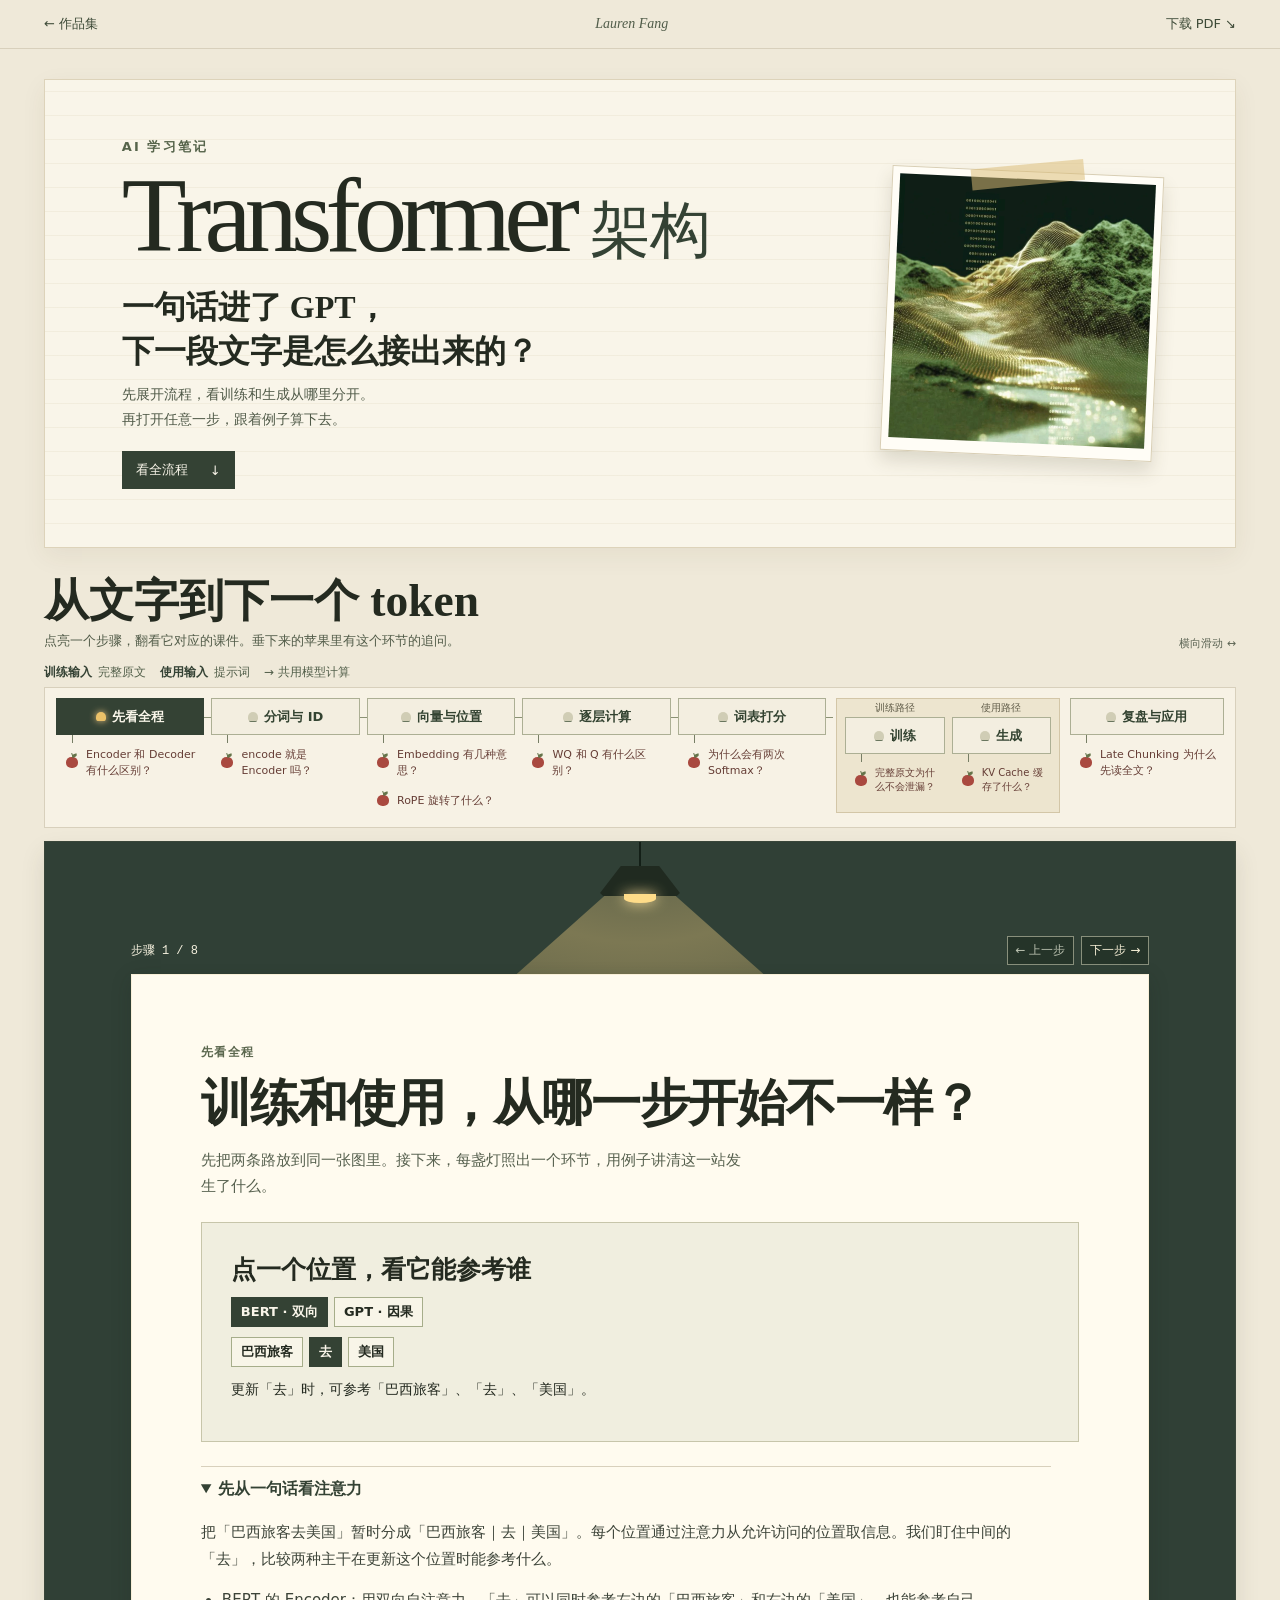
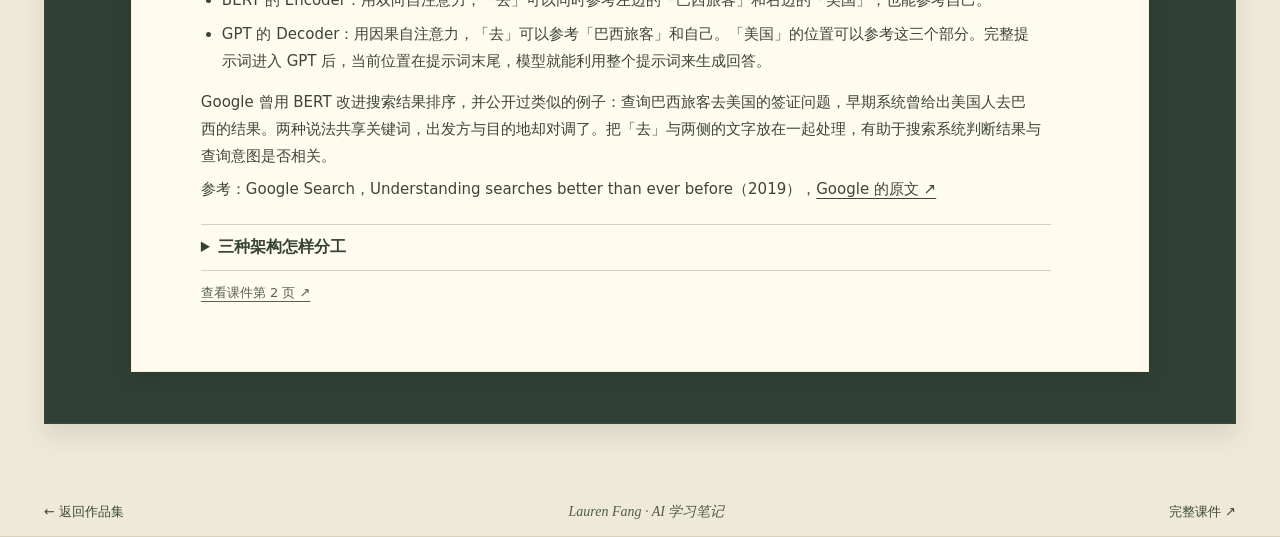
<file: notes/transformer/index.html>
<!doctype html>
<html lang="zh-CN">
<head>
  <meta charset="utf-8">
  <meta name="viewport" content="width=device-width, initial-scale=1">
  <meta name="description" content="沿着可翻页的流程读 Transformer。包含完整六章课件、注意力计算和训练生成对照。">
  <title>我的 Transformer 学习笔记 | Lauren Fang</title>
  <link rel="stylesheet" href="note.css">
  <script src="note.js" defer></script>
</head>
<body>
  <header class="topbar"><a href="/#ai-notes">← 作品集</a><span>Lauren Fang</span><a href="transformer-course.pdf" download="Transformer架构教学课件.pdf">下载 PDF ↘</a></header>
  <main>
    <header class="cover wrap">
      <div class="cover-copy">
        <p class="series">AI 学习笔记</p>
        <h1>Transformer<span>架构</span></h1>
        <p class="intro">一句话进了 GPT，<br>下一段文字是怎么接出来的？</p>
        <p class="cover-note">先展开流程，看训练和生成从哪里分开。<br class="wide">再打开任意一步，跟着例子算下去。</p>
        <a class="ink-button" href="#flow">看全流程 <span aria-hidden="true">↓</span></a>
      </div>
      <figure class="cover-photo"><img src="/assets/transformer-terrain.webp" width="966" height="998" alt="金色点阵沿着苔绿色的山脊起伏" fetchpriority="high"></figure>
    </header>
    <section class="flow wrap" id="flow" aria-labelledby="flow-title">
      <header class="flow-heading"><div><h2 id="flow-title">从文字到下一个 token</h2><p>点亮一个步骤，翻看它对应的课件。垂下来的苹果里有这个环节的追问。</p></div><span class="slide-hint" aria-hidden="true">横向滑动 ↔</span></header>
      <div class="flow-inputs"><span><b>训练输入</b> 完整原文</span><span><b>使用输入</b> 提示词</span><span>→ 共用模型计算</span></div>
      <div class="rail-scroll" aria-label="可横向滚动的流程">
        <nav class="rail" aria-label="Transformer 全流程">
          <div class="shared-rail"><div class="station station-overview">
      <a href="#overview" class="station-button" data-stage="overview" aria-current="step">先看全程</a>
      <div class="hanging"><div class="fruit"><button type="button" class="apple" data-apple="architectures" data-owner="overview" aria-controls="question-architectures" aria-expanded="false"><span class="apple-icon" aria-hidden="true"></span><span class="fruit-text">Encoder 和 Decoder 有什么区别？</span></button><span class="fruit-peek" aria-hidden="true">区别先看当前位置能参考谁。</span></div></div>
    </div><div class="station station-tokens">
      <a href="#tokens" class="station-button" data-stage="tokens">分词与 ID</a>
      <div class="hanging"><div class="fruit"><button type="button" class="apple" data-apple="encode" data-owner="tokens" aria-controls="question-encode" aria-expanded="false"><span class="apple-icon" aria-hidden="true"></span><span class="fruit-text">encode 就是 Encoder 吗？</span></button><span class="fruit-peek" aria-hidden="true">一个发生在分词，一类是网络层。</span></div></div>
    </div><div class="station station-embedding">
      <a href="#embedding" class="station-button" data-stage="embedding">向量与位置</a>
      <div class="hanging"><div class="fruit"><button type="button" class="apple" data-apple="embedding-types" data-owner="embedding" aria-controls="question-embedding-types" aria-expanded="false"><span class="apple-icon" aria-hidden="true"></span><span class="fruit-text">Embedding 有几种意思？</span></button><span class="fruit-peek" aria-hidden="true">查表向量、上下文向量和检索向量各有用途。</span></div><div class="fruit"><button type="button" class="apple" data-apple="rope" data-owner="embedding" aria-controls="question-rope" aria-expanded="false"><span class="apple-icon" aria-hidden="true"></span><span class="fruit-text">RoPE 旋转了什么？</span></button><span class="fruit-peek" aria-hidden="true">通过 Q、K 的坐标把相对位置带进打分。</span></div></div>
    </div><div class="station station-layers">
      <a href="#layers" class="station-button" data-stage="layers">逐层计算</a>
      <div class="hanging"><div class="fruit"><button type="button" class="apple" data-apple="weights" data-owner="layers" aria-controls="question-weights" aria-expanded="false"><span class="apple-icon" aria-hidden="true"></span><span class="fruit-text">WQ 和 Q 有什么区别？</span></button><span class="fruit-peek" aria-hidden="true">WQ 是参数，Q 是本次计算的结果。</span></div></div>
    </div><div class="station station-logits">
      <a href="#logits" class="station-button" data-stage="logits">词表打分</a>
      <div class="hanging"><div class="fruit"><button type="button" class="apple" data-apple="softmax" data-owner="logits" aria-controls="question-softmax" aria-expanded="false"><span class="apple-icon" aria-hidden="true"></span><span class="fruit-text">为什么会有两次 Softmax？</span></button><span class="fruit-peek" aria-hidden="true">注意力对位置算，输出端对词表算。</span></div></div>
    </div></div>
          <div class="fork-rail"><span>训练路径</span><span>使用路径</span><div class="station station-training">
      <a href="#training" class="station-button" data-stage="training">训练</a>
      <div class="hanging"><div class="fruit"><button type="button" class="apple" data-apple="mask" data-owner="training" aria-controls="question-mask" aria-expanded="false"><span class="apple-icon" aria-hidden="true"></span><span class="fruit-text">完整原文为什么不会泄漏？</span></button><span class="fruit-peek" aria-hidden="true">右侧答案只用于核对当前位置预测。</span></div></div>
    </div><div class="station station-generation">
      <a href="#generation" class="station-button" data-stage="generation">生成</a>
      <div class="hanging"><div class="fruit"><button type="button" class="apple" data-apple="cache" data-owner="generation" aria-controls="question-cache" aria-expanded="false"><span class="apple-icon" aria-hidden="true"></span><span class="fruit-text">KV Cache 缓存了什么？</span></button><span class="fruit-peek" aria-hidden="true">各层以前位置的 K 和 V。</span></div></div>
    </div></div>
          <div class="station station-review">
      <a href="#review" class="station-button" data-stage="review">复盘与应用</a>
      <div class="hanging"><div class="fruit"><button type="button" class="apple" data-apple="rag-embedding" data-owner="review" aria-controls="question-rag-embedding" aria-expanded="false"><span class="apple-icon" aria-hidden="true"></span><span class="fruit-text">Late Chunking 为什么先读全文？</span></button><span class="fruit-peek" aria-hidden="true">让后一段里的代词先结合前段上下文。</span></div></div>
    </div>
        </nav>
      </div>
      <div class="drawer" data-light="on">
        <div class="lamp-fixture" aria-hidden="true"><span class="lamp-wire"></span><span class="lamp-shade"></span><span class="lamp-bulb"></span></div>
        <div class="lamp-wash" aria-hidden="true"></div>
        <div class="drawer-top" aria-label="课件翻页">
          <span id="page-count" aria-live="polite">步骤 1 / 8</span>
          <div class="pager"><button type="button" id="previous-page">← 上一步</button><button type="button" id="next-page">下一步 →</button></div>
        </div>
        <div class="lesson-stack"><article class="lesson" id="overview" aria-labelledby="heading-overview">
      <header class="lesson-header"><p>先看全程</p><h2 id="heading-overview" tabindex="-1">训练和使用，从哪一步开始不一样？</h2><div>先把两条路放到同一张图里。接下来，每盏灯照出一个环节，用例子讲清这一站发生了什么。</div></header>
      <div class="apple-answers"><aside class="apple-answer" id="question-architectures" tabindex="-1">
      <div><span class="apple-icon" aria-hidden="true"></span><h3>Encoder 和 Decoder 有什么区别？</h3><button type="button" class="question-close" data-close="architectures" aria-label="收起这个问题">×</button></div>
      <p>BERT 的 Encoder 可结合左右两侧。GPT 的 Decoder 对当前序列只看自己和左侧。T5 的 Decoder 还通过交叉注意力读取 Encoder 已处理的输入。</p>
    </aside></div>

<section class="lab" aria-label="双向和因果注意力实验">
  <h3>点一个位置，看它能参考谁</h3>
  <div class="control-row" role="group" aria-label="模型类型">
    <button type="button" data-model="encoder" aria-pressed="true">BERT · 双向</button>
    <button type="button" data-model="decoder" aria-pressed="false">GPT · 因果</button>
  </div>
  <div class="control-row token-row" role="group" aria-label="观察位置">
    <button type="button" data-position="0" data-visible="true" aria-pressed="false">巴西旅客</button>
    <button type="button" data-position="1" data-visible="true" aria-pressed="true">去</button>
    <button type="button" data-position="2" data-visible="true" aria-pressed="false">美国</button>
  </div>
  <p id="visibility-result" aria-live="polite">更新「去」时，可参考「巴西旅客」、「去」、「美国」。</p>
</section>
      <div class="lesson-copy"><details class="course-details" open><summary>先从一句话看注意力</summary><div><p>把「巴西旅客去美国」暂时分成「巴西旅客｜去｜美国」。每个位置通过注意力从允许访问的位置取信息。我们盯住中间的「去」，比较两种主干在更新这个位置时能参考什么。</p>
<ul><li>BERT 的 Encoder：用双向自注意力，「去」可以同时参考左边的「巴西旅客」和右边的「美国」，也能参考自己。</li><li>GPT 的 Decoder：用因果自注意力，「去」可以参考「巴西旅客」和自己。「美国」的位置可以参考这三个部分。完整提示词进入 GPT 后，当前位置在提示词末尾，模型就能利用整个提示词来生成回答。</li></ul>
<p>Google 曾用 BERT 改进搜索结果排序，并公开过类似的例子：查询巴西旅客去美国的签证问题，早期系统曾给出美国人去巴西的结果。两种说法共享关键词，出发方与目的地却对调了。把「去」与两侧的文字放在一起处理，有助于搜索系统判断结果与查询意图是否相关。</p>
<p>参考：Google Search，Understanding searches better than ever before（2019），<a href="https://blog.google/products-and-platforms/products/search/search-language-understanding-bert/">Google 的原文 ↗</a></p></div></details><details class="course-details"><summary>三种架构怎样分工</summary><div><ul><li>Encoder-only（例如 BERT）：每个输入位置都能结合双向上下文，得到一组向量。其他模块可利用这些向量做检索匹配、分类或抽取。</li><li>Decoder-only（例如标准 GPT）：提示词和回答出现在同一条序列上。因果自注意力允许回答位置同时利用前面的提示词与已生成内容。训练与生成共用这套 Decoder 主干。</li><li>Encoder–Decoder（例如原始 Transformer、T5）：Encoder 处理完整输入，Decoder 另起一条输出序列，用因果自注意力看已经存在的输出，再用交叉注意力读取 Encoder 的输出。</li></ul>
<h4>一个中译英例子</h4>
<p>把「白兰地在笼子里唱歌」交给 T5 这类模型。Encoder 先为源句每个位置算出双向上下文向量。假设 Decoder 已经生成「Brandy is singing」，下一步预测时，Decoder 的自注意力查看这些已生成的英文，交叉注意力则可以读取整句中文里的「笼子」等线索，帮助生成「in the cage」一类的后续内容。这个译文用于示意计算过程。</p>
<p>在交叉注意力里，Q 来自 Decoder 当前状态，K、V 来自 Encoder 输出。自注意力的 Q、K、V 来自同一条序列。后文以 GPT 为主，第四、五章会回到语言模型具体怎样预测下一个 token。</p>
<aside class="margin-note">可见范围：双向和因果描述的是每个位置在自注意力中能参考哪些位置。Encoder–Decoder 的 Decoder 同时有两条信息通路：因果自注意力读输出前缀，交叉注意力读输入。</aside></div></details></div>
      <a class="page-reference" href="transformer-course.pdf#page=2">查看课件第 2 页 ↗</a>
    </article><article class="lesson" id="tokens" aria-labelledby="heading-tokens">
      <header class="lesson-header"><p>分词与 ID</p><h2 id="heading-tokens" tabindex="-1">一句话进来，Tokenizer 交给模型什么？</h2><div>先跟着「白兰地喜欢吃小米」看文字怎样被切开，以及为什么 token ID 只是一个索引。</div></header>
      <div class="apple-answers"><aside class="apple-answer" id="question-encode" tabindex="-1">
      <div><span class="apple-icon" aria-hidden="true"></span><h3>encode 就是 Encoder 吗？</h3><button type="button" class="question-close" data-close="encode" aria-label="收起这个问题">×</button></div>
      <p>Tokenizer 的 encode 把文字变成 token ID。Transformer Encoder 则更新向量。标准 GPT 的训练和生成都使用 Decoder 主干。</p>
    </aside></div>

      <div class="lesson-copy"><details class="course-details" open><summary>名字相似，发生在不同环节</summary><div><ul><li>Tokenizer 的 encode：把文字切成 token，再转成 ID。标准 GPT 的训练文本和生成时的提示词都要做这一步。</li><li>Embedding 层：按 token ID 查表，取出该 token 的初始向量。</li><li>Transformer Encoder：用网络层更新输入向量。标准 GPT 在训练和生成时都使用 Decoder 主干。</li><li>Transformer Decoder：标准 GPT 以因果自注意力更新各位置向量。每个位置能参考自己和前文。</li><li>推理的 Decode 阶段：Prefill 处理完提示词后，用同一套 Decoder 逐步生成。Tokenizer 的 decode 则负责把选出的 token ID 转回文字。</li></ul>
<h4>白兰地是鸟还是酒</h4>
<p>比较「白兰地在笼子里唱歌」与「白兰地倒进杯子里」。假设两句开头分成相同的 token，它们的初始 Embedding 相同。在 BERT 里，开头的位置经过 Encoder 后可以利用「笼子里唱歌」或「倒进杯子里」来更新自己的表示。在 GPT 里，句首位置只能参考自己与已有前缀，句末位置则可以结合整句的信息。</p>
<h4>顺序与可见范围</h4>
<p>位置机制让模型区分先后与距离。注意力的 Mask 决定哪些位置可以提供信息。比如 GPT 同时收到「小鸟｜在｜唱歌」，「在」有自己的位置信息，但它在自注意力中只可使用「小鸟」和自己。</p></div></details><details class="course-details"><summary>Tokenizer 与词表</summary><div><h4>Token 不一定是一个词</h4>
<p>句子“白兰地喜欢吃小米。”可能被切成“白兰地｜喜欢｜吃｜小米｜。”，也可能被拆得更细。token 可以是汉字、词、英文词的一部分、标点、空格或特殊角色标记。</p>
<h4>词表怎样形成</h4>
<p>训练大模型前，通常先使用 BPE、Unigram 等方法分析大量文本。经常共同出现的字符片段可能被合并为一个 token，最终形成固定词表。</p>
<pre tabindex="0"><code>白兰地 -&gt; ID 15382    爸爸 -&gt; ID 984    它 -&gt; ID 312</code></pre>
<p>ID 只是索引。15382 并不比 984 更有意义，也不表示前者更复杂。</p>
<h4>聊天中的角色标记</h4>
<p>系统规则、用户问题和助手回答会被特殊 token 分隔，例如 system、user 和 assistant 标记。这些标记帮助模型学习不同文本片段的角色。</p>
<aside class="margin-note">易错点：Tokenizer 决定怎样切文本；Embedding 决定怎样把 token ID 变成向量。两者不是同一步。</aside></div></details></div>
      <a class="page-reference" href="transformer-course.pdf#page=5">查看课件第 5 页 ↗</a>
    </article><article class="lesson" id="embedding" aria-labelledby="heading-embedding">
      <header class="lesson-header"><p>向量与位置</p><h2 id="heading-embedding" tabindex="-1">查完 Embedding 表，模型怎么知道词的顺序？</h2><div>同一个 token 可取到同一行初始向量。位置机制和后续注意力计算再分别加入顺序与上下文。</div></header>
      <div class="apple-answers"><aside class="apple-answer" id="question-embedding-types" tabindex="-1">
      <div><span class="apple-icon" aria-hidden="true"></span><h3>Embedding 有几种意思？</h3><button type="button" class="question-close" data-close="embedding-types" aria-label="收起这个问题">×</button></div>
      <p>GPT 的 Embedding 层按 token ID 取初始向量。Transformer 层加工后得到各位置的上下文向量。检索模型常将一组 token 表示池化成段落向量，用来比较文本。</p>
    </aside><aside class="apple-answer" id="question-rope" tabindex="-1">
      <div><span class="apple-icon" aria-hidden="true"></span><h3>RoPE 旋转了什么？</h3><button type="button" class="question-close" data-close="rope" aria-label="收起这个问题">×</button></div>
      <p>对采用 RoPE 的模型，位置决定 Q、K 的旋转角度。旋转在两者打分之前，标准做法通常不旋转 V。</p>
    </aside></div>

      <div class="lesson-copy"><details class="course-details" open><summary>Embedding 与初始向量</summary><div><h4>查表过程</h4>
<p>若词表大小为 V、隐藏维度为 d，Embedding 表就是一个 V×d 的参数矩阵。每个 token ID 对应其中一行。</p>
<pre tabindex="0"><code>E in R^(V x d)    token_id = 15382    x = E[15382]</code></pre>
<p>假设词表有 100000 个 token，隐藏维度为 4096，那么 Embedding 表就是 100000 行、4096 列。</p>
<h4>Embedding 数字怎样获得</h4>
<p>训练刚开始时，表中的数字通常是小随机数。模型预测下一个 token 出错后，反向传播会修改 Embedding 和其他参数。海量训练后，向量关系才逐渐形成。</p>
<h4>向量维度是什么意思</h4>
<p>通常不能说某一维固定代表动物、某一维固定代表情绪。意义分散在许多维度的组合关系中，这叫分布式表征。</p>
<h4>初始表示与上下文表示</h4>
<p>Embedding 只表示 token 的初始状态。同一个 token 对应同一行初始 Embedding。后续 Transformer 会结合它可见的上下文，得到随语境变化的表示。</p>
<aside class="margin-note">记住：Embedding 是 token 的初始表示，还没有充分融合当前句子的上下文。</aside></div></details><details class="course-details"><summary>位置编码与上下文向量</summary><div><p>“白兰地喜欢爸爸”和“爸爸喜欢白兰地”使用相同 token，顺序却改变了语义。因此模型必须知道谁在前、谁在后以及相距多远。</p>
<h4>原始位置编码</h4>
<p>原始 Transformer 会把位置编码与 token Embedding 结合。</p>
<pre tabindex="0"><code>X_0 = Token Embedding + Position Encoding</code></pre>
<h4>RoPE</h4>
<p>很多现代 GPT 类模型使用 RoPE。它按照 token 位置旋转 Q、K，使 QK 点积能够感知相对位置和距离。</p>
<p>这里的“按照位置旋转”不是随机转动，也不是把 token 从句子里的一个位置搬到另一个位置。每个 token 都有一个确定的位置编号 p=0、1、2、3……；RoPE 用“位置编号 × 这一组维度的固定旋转速度”算出角度。</p>
<pre tabindex="0"><code>第 i 组二维维度的旋转角度 theta(p,i) = 位置 p × 固定频率 omega_i</code></pre>
<h4>到底在哪里旋转</h4>
<p>Q、K 是高维向量。RoPE 会在每个注意力头内部，把 Q、K 的维度两两分组，例如 (q0,q1)、(q2,q3)、(q4,q5)……每两个数字构成一个抽象的二维坐标平面，并在这个平面内旋转。token 在句子中的位置不变，变化的是 Q、K 的坐标。</p>
<pre tabindex="0"><code>Q、K 生成 -&gt; 按位置旋转 Q、K -&gt; 旋转后的 QK 点积 -&gt; 注意力分数</code></pre>
<p>RoPE 发生在 Q=XWQ、K=XWK 之后，QK 点积之前。V 通常不旋转，因为 Q、K 负责决定“关注哪里”，V 负责提供被读取的内容。</p>
<h4>一个不随机的具体例子</h4>
<p>句子“白兰地｜看见｜爸爸｜它”的位置编号分别是 0、1、2、3。为了便于理解，假设某一组二维维度规定每向后一个位置旋转 30 度：</p>
<ul><li>白兰地在位置0：旋转 0×30°=0°。</li><li>看见在位置1：旋转 1×30°=30°。</li><li>爸爸在位置2：旋转 2×30°=60°。</li><li>它在位置3：旋转 3×30°=90°。</li></ul>
<p>假设“爸爸”的某组原始 K 是 (1,0)。旋转 60° 后，它变成大约 (0.5,0.866)。假设“它”的对应原始 Q 也是 (1,0)，旋转 90° 后变成 (0,1)。二者点积约为 0.866，这一结果会参与注意力分数。</p>
<pre tabindex="0"><code>“它”与“爸爸”的旋转角度差 = 90°-60° = 30°，来自位置差 3-2 = 1</code></pre>
<p>同理，“它”和“白兰地”的位置差是3，对应的旋转角度差是90°。所以两个 token 旋转后的 QK 点积会随相对位置变化。</p>
<aside class="margin-note">关键修正：Q、K 刚生成时，只是每个 token 自己的查询特征和匹配特征；两个 token 的关系要等 Q 与 K 做点积时才真正产生。RoPE 不是让它们随机移动后观察结果，而是在点积前按照固定公式进行一次确定的坐标变换。</aside>
<h4>为什么使用不同的旋转速度</h4>
<p>真实模型不是所有维度都按每位置30°旋转。不同的二维维度组使用不同的固定频率：有的像秒针，转得快，擅长区分短距离；有的像分针、时针，转得慢，帮助表达更长距离。多组不同速度共同组成位置特征，避免只用一块钟表转满一圈后产生混淆。</p>
<p>旋转还有一个重要性质：它改变方向但不改变向量长度，并且两个位置分别旋转后，Q、K 的相对角度只与位置差有关。</p>
<pre tabindex="0"><code>(R(i)q)^T (R(j)k) = q^T R(j-i) k</code></pre>
<p>通俗地说：每个 token 都拿着一组“内容指针”。位置 p 决定每根指针按照固定速度走 p 步；两个 token 做 QK 匹配时，指针的角度差把“谁在前、相隔多远”自然带进注意力分数。分数经过 Mask 和 Softmax 后，才成为真正的注意力权重。</p>
<h4>什么是上下文向量</h4>
<p>上下文向量是某个 token 经过注意力和 FFN 后，融合当前可见语境形成的内部表示。</p>
<p>例如“白兰地看见爸爸，它飞过去了”中的“它”和“小球滚到桌下，它被找到了”中的“它”拥有相同初始 Embedding，却会得到不同上下文向量。</p>
<pre tabindex="0"><code>初始表示 X^0 -&gt; 第1层 X^1 -&gt; 第2层 X^2 -&gt; ... -&gt; 最终表示 X^L</code></pre>
<p>上下文向量不是逐字保存整段文本，而是对当前任务和预测有用的分布式内部表示。</p></div></details><details class="course-details"><summary>三类数字必须分清</summary><div><h4>模型参数</h4>
<p>参数是模型长期保存的数字，包括 Embedding、每层的 WQ、WK、WV、WO、FFN 权重、归一化参数和 LM Head。训练时，反向传播计算这些参数应当怎样变化，优化器再更新它们；模型正常回答问题时，这些参数保持不变。</p>
<h4>临时计算结果</h4>
<p>X、Q、K、V、注意力分数、注意力权重、隐藏状态和 logits 都由当前输入临时计算。换一句输入，它们就会变化；即使参数完全不动，新输入也会产生新的临时结果。它们不是模型永久记住的一张表。</p>
<h4>结构与超参数</h4>
<p>层数、注意力头数量、隐藏维度、FFN 中间宽度、词表大小和上下文长度通常由工程师在训练前决定。普通反向传播只修改参数，不会修改层数、增加注意力头或让模型自己长出新层。</p>
<pre tabindex="0"><code>长期参数（训练时更新）：Embedding, WQ, WK, WV, WO, FFN, Norm, LM Head
临时结果（每次输入重算）：X, Q, K, V, Scores, Attention Weights, Hidden States, Logits
结构超参数（通常预先固定）：Layer Count, Head Count, d_model, d_ff</code></pre>
<p>例如 WQ 是训练得到的参数，当前句子中“它”的 Q 是临时结果，设置 32 个注意力头则是工程设计。</p></div></details></div>
      <a class="page-reference" href="transformer-course.pdf#page=6">查看课件第 6 页 ↗</a>
    </article><article class="lesson" id="layers" aria-labelledby="heading-layers">
      <header class="lesson-header"><p>逐层计算</p><h2 id="heading-layers" tabindex="-1">Q、K、V 都从同一个向量算出来，为什么要分三份？</h2><div>跟着「它」从投影走到注意力输出，一页一页看当前层怎样更新这个位置。</div></header>
      <div class="apple-answers"><aside class="apple-answer" id="question-weights" tabindex="-1">
      <div><span class="apple-icon" aria-hidden="true"></span><h3>WQ 和 Q 有什么区别？</h3><button type="button" class="question-close" data-close="weights" aria-label="收起这个问题">×</button></div>
      <p>以课件的 Pre-Norm 层为例，先由 X 得到 Z = Norm(X)，再计算 Q = ZWQ。下一层用它自己的投影矩阵。</p>
    </aside></div>

<section class="lab attention-lab" aria-label="注意力计算实验">
  <h3>跟着「它」算一次注意力</h3>
  <p>固定当前这一层的一个头。每翻一步，下一页会接着用上一步的数字。</p>
  <div class="control-row lab-stages" role="group" aria-label="计算步骤">
    <button type="button" data-attention="0" aria-pressed="true">QKV</button>
    <button type="button" data-attention="1" aria-pressed="false">打分</button>
    <button type="button" data-attention="2" aria-pressed="false">Mask</button>
    <button type="button" data-attention="3" aria-pressed="false">权重</button>
    <button type="button" data-attention="4" aria-pressed="false">加权 V</button>
    <button type="button" data-attention="5" aria-pressed="false">交给下一层</button>
  </div>
  <div id="attention-board" class="attention-board" aria-live="polite">
    <strong id="attention-label">归一化后的向量分别投影成 Q、K、V</strong>
    <div class="score-ribbon" aria-label="各位置的数值">
      <div><small>白兰地</small><b></b></div><div><small>看见</small><b></b></div><div><small>爸爸</small><b></b></div><div><small>它</small><b></b></div><div><small>立刻</small><b></b></div><div><small>飞</small><b></b></div>
    </div>
    <code id="attention-equation">q_它 = (0, 3)</code>
    <p id="attention-caption">「它」的 Q 去匹配各位置的 K。V 提供被读取的内容。</p>
  </div>
  <div class="lab-next"><button class="ink-button" id="attention-next" type="button">继续算下一步 <span aria-hidden="true">→</span></button></div>
</section>
      <div class="lesson-copy"><details class="course-details" open><summary>跟着「它」走完注意力</summary><div><p>把「白兰地看见爸爸，它立刻飞了过去」简化成「白兰地｜看见｜爸爸｜它｜立刻｜飞」。我们在同一层、同一个注意力头里观察「它」。示例用二维向量，省略 RoPE 的数值演算，专心看因果注意力的顺序。RoPE 的手算在第 2 章。</p>
<ol><li>当前层先从各位置自己的隐藏向量算出 Q、K、V。用下文已有的 Q 投影例子，得到 q_它 = (0,3)。</li><li>假设「白兰地｜看见｜爸爸｜它｜立刻｜飞」的 K 分别是 (0,1)、(0,0)、(1,0)、(0,0)、(0,2)、(0,3)。用 q_它 去点积，得到 [3, 0, 0, 0, 6, 9]。</li><li>每个分数除以 √2。因果 Mask 屏蔽「立刻」「飞」，即使它们的原始分数更高。Softmax 在这行上给出近似权重 [0.735, 0.088, 0.088, 0.088, 0, 0]，四舍五入后总和可能略有误差。</li><li>假设四个可见位置的 V 依次为 (2,0)、(0,1)、(0,2)、(1,1)。用刚才的权重相加，本头在「它」位置的输出约为 (1.56,0.35)。右侧两个位置的权重为零。</li><li>其他头会各算自己的结果。将结果拼接并经过 WO，投影回隐藏维度；将注意力输出加回原向量，经 Norm 与 FFN 加工，再进行一条残差相加。这才得到该层交给下一层的「它」向量。下一层重新从它计算自己的 Q、K、V。</li></ol>
<aside class="margin-note">手算符号：后文的 QK 数值和加权 V 权重是其他局部示例，用来分别练习投影与汇总。上面五步使用一套连续的演示数字。</aside></div></details><details class="course-details"><summary>一个 Transformer Block</summary><div><p>现代 decoder-only 模型中的一个典型 Pre-Norm Block 可以写成：</p>
<pre tabindex="0"><code>Y = X + MultiHeadAttention(Norm(X))
X_next = Y + FFN(Norm(Y))</code></pre>
<p>“Pre-Norm”表示先归一化，再进入注意力或 FFN。一个 Block 的完整数据流是：</p>
<ol><li>当前层接收 X。</li><li>Norm(X) 调整每个 token 向量的数值尺度。</li><li>用当前层自己的 WQ、WK、WV 生成 Q、K、V。</li><li>若使用 RoPE，就按 token 位置旋转 Q、K。</li><li>QK 点积并缩放，得到注意力分数。</li><li>加入因果 Mask，再经过 softmax 得到注意力权重。</li><li>权重加权汇总 V；各个头拼接后经过 WO。</li><li>注意力输出与原 X 残差相加，得到 Y。</li><li>Norm(Y) 进入 FFN，完成扩维、非线性激活或门控、压回原维度。</li><li>FFN 输出与 Y 再次残差相加，得到交给下一层的 X_next。</li></ol>
<pre tabindex="0"><code>X -&gt; Norm -&gt; QKV -&gt; RoPE(Q,K) -&gt; QK^T/scale -&gt; Mask -&gt; softmax -&gt; weighted V -&gt; Concat/WO -&gt; Residual -&gt; Norm -&gt; FFN -&gt; Residual -&gt; X_next</code></pre>
<h4>四个核心零件</h4>
<ul><li>Norm 控制向量数值尺度，帮助深层网络稳定训练。</li><li>Multi-Head Attention 让不同 token 动态交换信息。</li><li>Residual Connection 保留原表示，并给梯度提供直接通路。</li><li>FFN 对每个 token 的特征进行非线性加工。</li></ul>
<p>一层包含一个完整多头注意力模块和一个 FFN。一个“头”只是多头注意力内部的一条注意力分支。</p></div></details><details class="course-details"><summary>Q、K、V 从哪里来</summary><div><p>模型使用投影的输入和三套参数矩阵计算 Q、K、V。设 X 是当前 Block 的输入。以第 3 章的 Pre-Norm Block 为例，先计算 Z = Norm(X)，再把 Z 送进三个投影。</p>
<pre tabindex="0"><code>Q = Z W_Q    K = Z W_K    V = Z W_V</code></pre>
<h4>各自的作用</h4>
<ul><li>Q，Query：当前 token 想寻找什么信息。</li><li>K，Key：当前 token 可以用什么特征被匹配。</li><li>V，Value：当前 token 被关注后实际提供什么内容。</li></ul>
<p>WQ、WK、WV 是长期训练参数。Q、K、V 是当前输入经过这些参数投影后临时生成的结果。</p>
<h4>这里的 X 到底是什么</h4>
<p>X 是当前层收到的每个 token 的内部表示。第一层的 X 来自 Embedding 与位置机制形成的初始表示；第二层的 X 是第一层完整 Block 的输出；第三层再接收第二层的输出，以此类推。</p>
<p>第 l 层输入 X 已由前 l-1 层处理。当前层先做 Norm，然后用自己的参数重新计算一套 Q、K、V。</p>
<h4>一个可以手算的 Q 例子</h4>
<p>为了便于计算，假设当前层中“它”的内部表示只有3维：</p>
<pre tabindex="0"><code>x_它 = (1, 2, -1)
WQ = [[1,0], [0,1], [1,-1]]
q_它 = x_它 WQ = (0,3)</code></pre>
<p>这个手算把归一化后送入投影的向量简写为 x_它。用它乘以当前层的 WQ，就得到本次计算使用的 q_它。</p>
<p>再假设同一头中，模型算出的 k_白兰地=(0,2)，k_爸爸=(2,0)，那么：</p>
<pre tabindex="0"><code>q_它 · k_白兰地 = 0×0 + 3×2 = 6
q_它 · k_爸爸 = 0×2 + 3×0 = 0</code></pre>
<p>在还没有加入位置、缩放、Mask 和 softmax 前，这表示当前 q_它 与 k_白兰地 的原始匹配分数更高。真实模型的维度更大，数值也由训练共同塑造，但原理相同。</p>
<h4>训练前与训练后</h4>
<p>训练最初，Embedding 和 WQ、WK、WV 通常接近随机，因此 QKV 没有可靠功能。经过预训练后，WQ 学会提取查询特征，WK 学会提取匹配特征，WV 学会提取适合传递的内容。</p>
<h4>是否分阶段计算</h4>
<p>同一层中的三个投影使用相同的输入，可以并行计算。工程实现常用一次大矩阵乘法得到 QKV，再拆分。下一层则必须等待上一层输出。</p>
<aside class="margin-note">准确表述：WQ 是训练得到的查询特征提取规则；Q 是这套规则处理当前 X 后产生的具体查询。</aside></div></details><details class="course-details"><summary>注意力分数、Mask 与 Softmax</summary><div><h4>点积得到匹配分数</h4>
<p>对于位置 i 和位置 j，模型计算 qi 与 kj 的点积。所有位置一起计算时形成一个 n×n 的分数矩阵。</p>
<pre tabindex="0"><code>Scores = Q K^T / sqrt(d_head)</code></pre>
<p>除以 sqrt(d_head) 可以避免维度很高时点积过大，防止 softmax 变得过度极端。</p>
<p>若模型使用 RoPE，顺序是先生成 Q、K，再旋转 Q、K，然后才做点积和缩放。</p>
<pre tabindex="0"><code>Q,K -&gt; RoPE -&gt; QK^T / sqrt(d_head) -&gt; Causal Mask -&gt; softmax</code></pre>
<h4>因果 Mask</h4>
<p>GPT 训练时会一次看到完整序列，但预测当前位置的下一个 token 时不能读取右侧未来答案。未来位置的分数会被设为负无穷。</p>
<pre tabindex="0"><code>MaskedScores = Scores + M    未来位置 M = -infinity</code></pre>
<h4>Softmax</h4>
<p>Softmax 把分数转换成总和为 1 的权重。例如“它”可能对“白兰地”分配 0.76，对“爸爸”分配 0.15。</p>
<p>这些权重根据当前输入、当前层和当前注意力头动态计算，并不是模型长期保存的固定参数。</p>
<aside class="margin-note">为什么不会偷看：因果 Mask 在 softmax 前屏蔽未来位置，因此未来 token 的最终注意力权重为 0。这里有 Causal Mask 和 softmax 两个步骤，并没有一个叫“softmask”的标准步骤。Mask 主要负责信息权限，数值稳定主要由缩放、Norm、初始化和训练策略等机制共同帮助。</aside></div></details><details class="course-details"><summary>加权汇总 V</summary><div><p>得到权重矩阵 A 后，模型使用权重汇总 V。</p>
<pre tabindex="0"><code>A = softmax(MaskedScores)    H = A V</code></pre>
<p>若“它”对“白兰地、看见、爸爸、它自己”的权重分别是 0.76、0.03、0.15、0.06：</p>
<pre tabindex="0"><code>h_它 = 0.76 v_白兰地 + 0.03 v_看见 + 0.15 v_爸爸 + 0.06 v_它</code></pre>
<p>Q 和 K 决定从哪里读取以及读取多少，V 提供真正被传递的内容。</p>
<p>注意力得到的 H 还会经过输出投影，并通过残差连接加入原表示，成为更加丰富的上下文表示。</p></div></details><details class="course-details"><summary>多头注意力</summary><div><p>多个头使用相同的注意力算法，使用不同参数。</p>
<pre tabindex="0"><code>Head_1 = Attention(X WQ_1, X WK_1, X WV_1)
Head_2 = Attention(X WQ_2, X WK_2, X WV_2)</code></pre>
<p>两个头读取相同 X，但参数不同，所以会得到不同的 QKV、分数、权重和输出。</p>
<h4>工程师决定什么</h4>
<p>工程师决定头数、每头维度和注意力公式，通常不会规定某个头必须识别代词、某个头必须识别动作。</p>
<p>不同头从不同随机初始化开始。在降低 loss 的训练压力下，它们可能形成不同、重叠或难以用一句话解释的匹配方式。</p>
<h4>多头结果怎样合并</h4>
<pre tabindex="0"><code>H = Concat(Head_1, Head_2, ..., Head_h)
O = H W_O</code></pre>
<p>WO 混合不同头的信息，并把结果投影回模型隐藏维度。WO 是注意力模块内部参数，与模型末尾的 LM Head 不同。</p>
<aside class="margin-note">现实情况：不是每个头都有清晰单一职责。训练只要求所有头和其他参数共同降低 loss。</aside>
<h4>多头与多层不要混淆</h4>
<ul><li>多头是同一层内部的并行分支：它们同时读取同一个 X，用不同参数从不同表示子空间计算注意力，随后合并。</li><li>多层是前后串联的加工阶段：后一层接收前一层已经更新过的 X，再用自己的一套参数重新计算 QKV。</li></ul>
<p>通俗地说，多头像同一轮会议里同时工作的多个观察员；多层像会议纪要经过一轮又一轮重新阅读和加工。</p></div></details><details class="course-details"><summary>Norm、残差连接与梯度</summary><div><h4>Norm</h4>
<p>LayerNorm 或 RMSNorm 调整每个 token 向量的数值尺度，减少深层计算中的数值漂移。现代大模型常使用 RMSNorm。</p>
<h4>残差连接</h4>
<pre tabindex="0"><code>y = x + F(x)</code></pre>
<p>残差结构让一层学习“在原表示上增加什么修正”，而不是彻底重写输入。前向计算中，x 有一条直接通向 y 的路径。</p>
<h4>为什么帮助梯度传播</h4>
<pre tabindex="0"><code>dy/dx = 1 + dF(x)/dx</code></pre>
<p>式子中的 1 来自直接路径。即使 F 内部导数很小，反向传播仍有更直接的路线把训练信号传回前面的层。</p>
<p>梯度传播方向是 loss → LM Head → 最后一层 → 更早层 → Embedding。前向传播负责计算预测，反向传播负责计算参数该怎样修改。</p>
<aside class="margin-note">避免误解：数值相加会形成新的混合表示，这是设计目标。模型通过训练学会产生适合加回原表示的修正量。</aside></div></details><details class="course-details"><summary>FFN 前馈神经网络</summary><div><p>注意力负责不同 token 之间交流，FFN 负责每个 token 独立加工自己已经获得的信息。</p>
<h4>FFN 在哪里</h4>
<p>每一个 Transformer Block 都有自己的 FFN。它位于多头注意力及其第一次残差连接之后：</p>
<pre tabindex="0"><code>Attention交流信息 -&gt; 第一次残差 -&gt; Norm -&gt; FFN加工每个token -&gt; 第二次残差</code></pre>
<p>注意力回答“这个 token 应该从其他位置读取什么”，FFN 接着回答“读到这些信息后，怎样在当前 token 内部提取、组合和改写特征”。</p>
<h4>经典形式</h4>
<pre tabindex="0"><code>FFN(x) = activation(x W1 + b1) W2 + b2</code></pre>
<p>典型过程是从隐藏维度扩展到更高维，经过非线性激活，再压回原维度。例如：</p>
<pre tabindex="0"><code>4096 -&gt; 11008 -&gt; activation -&gt; 4096</code></pre>
<h4>为什么扩维</h4>
<p>更大的中间空间允许网络形成更多候选特征组合。一个 token 经过注意力后可能同时携带主体、动作、位置和语气信息，FFN 可以重新组合这些特征。</p>
<h4>为什么必须非线性</h4>
<p>连续线性变换可以合并成一次线性变换。加入 GELU、SiLU 等激活函数后，网络才能表达复杂条件关系。</p>
<h4>现代 SwiGLU</h4>
<pre tabindex="0"><code>FFN(x) = [SiLU(x W_gate) elementwise_mul (x W_up)] W_down</code></pre>
<p>一条分支生成候选特征，另一条生成门控，随后逐元素相乘并压回模型隐藏维度。</p>
<aside class="margin-note">位置独立：FFN 对每个 token 单独使用同一套参数，不负责 token 之间的信息交流。</aside></div></details><details class="course-details"><summary>层的堆叠与最终上下文向量</summary><div><pre tabindex="0"><code>X^0 -&gt; Block_1 -&gt; X^1 -&gt; Block_2 -&gt; X^2 -&gt; ... -&gt; Block_L -&gt; X^L</code></pre>
<p>模型可以有 12、24、32、80 或超过 100 层。层数由工程师预先决定。通常每层拥有独立的 WQ、WK、WV、WO、FFN 和 Norm 参数。</p>
<p>同一个 token 在不同层拥有不同当前向量。堆叠多层的目的不只是“换不同视角”，还包括在上一层已经建立的关系之上继续建立更复杂的关系：一层先汇集局部线索，下一层可以利用这些已汇集的结果形成更长程、更抽象的组合。</p>
<p>各层使用相似的结构公式，但通常拥有不同参数，因此不是把完全相同的计算结果机械重复。早期层、中间层和高层可能形成不同复杂度的关系，但不能硬性规定某一层只负责某一种功能。</p>
<p>训练时通常只有模型最终输出产生的总体 loss。这个 loss 通过反向传播同时影响所有层，而不是第一层算一个 loss、第二层再算另一个 loss。所有层共同学习怎样配合降低最终预测误差。</p>
<p>在 GPT 的因果注意力中，某个位置的最终向量融合了该位置及其左侧可见前文中有助于预测的信息。最后位置的向量通常用于预测下一个 token。</p>
<p>例如“白兰地喜欢吃”中，“吃”的最终向量已经融合“白兰地、喜欢、吃”以及三者之间的关系，因此可以用于预测“小米”。</p></div></details></div>
      <a class="page-reference" href="transformer-course.pdf#page=9">查看课件第 9 页 ↗</a>
    </article><article class="lesson" id="logits" aria-labelledby="heading-logits">
      <header class="lesson-header"><p>词表打分</p><h2 id="heading-logits" tabindex="-1">最后一个位置自己的 V 会送进 LM Head 吗？</h2><div>在「白兰地｜喜欢｜吃」里，跟着最后一个位置看 V、注意力输出和最终隐藏向量各自去了哪里。</div></header>
      <div class="apple-answers"><aside class="apple-answer" id="question-softmax" tabindex="-1">
      <div><span class="apple-icon" aria-hidden="true"></span><h3>为什么会有两次 Softmax？</h3><button type="button" class="question-close" data-close="softmax" aria-label="收起这个问题">×</button></div>
      <p>注意力里的权重决定各个 V 贡献多少。词表概率则是给「小米」「苹果」等候选 token 的。</p>
    </aside></div>

      <div class="lesson-copy"><details class="course-details" open><summary>生成时具体取哪一个向量</summary><div><p>提示词是「白兰地｜喜欢｜吃」。GPT 完成所有层后，每个位置都已有最终隐藏向量。「吃」是最后一个位置，能通过因果自注意力参考前面的「白兰地」「喜欢」，也能参考自己。生成时，用这个位置的最终向量预测它后面的 token。</p>
<p>每一层里「吃」都有当前层自己的 V，而且一层内的其他位置也有自己的 V。多个位置的 V 按权重汇总后，还要经历多头输出投影 WO、残差、FFN 和后续层。最终交给 LM Head 的「吃」向量是这一整套处理的结果。</p>
<h4>从词表分数到下一步</h4>
<p>假设演示词表只有「小米、苹果、。」三项，某一步的 logits 是 [2,1,0]。对这三个分数做 Softmax，得到约 [66.5%,24.5%,9.0%]。若系统选中「小米」，序列就变成「白兰地｜喜欢｜吃｜小米」，下一步改用「小米」位置的最终向量预测。</p>
<ul><li>注意力里的 Softmax：对可见的 token 位置分配权重，决定每个 V 的贡献。</li><li>输出端的 Softmax：对词表候选的 logits 计算概率，供选下一项时使用。</li></ul>
<aside class="margin-note">记住三个输出：V 是单个位置在某个头里提供的内容，注意力输出是加权汇总结果，最终隐藏向量是走完所有层后送入 LM Head 的输入。</aside></div></details><details class="course-details"><summary>LM Head 与 Weight Tying</summary><div><p>模型先取得最后一层输出 X^L，通常再经过最终 Norm，得到 H_final。预测下一个 token 时，使用当前最后位置的最终隐藏向量 h_last，通过 LM Head 得到词表中每个 token 的 logit。</p>
<pre tabindex="0"><code>H_final = FinalNorm(X^L)    logits = h_last W_vocab</code></pre>
<p>进入 LM Head 的不是“最后一个 V”。V 只是每层注意力内部的临时内容向量；经过注意力汇总、WO、残差、FFN以及后续很多层后，最终送入 LM Head 的是最后隐藏状态 X^L 或它经过最终 Norm 的结果。</p>
<p>如果词表有 100000 个 token，就会得到 100000 个分数。模型事先不知道正确答案，所以需要给全部候选 token 打分。</p>
<h4>Weight Tying</h4>
<p>输入端的 Embedding 表完成 token ID → 向量，输出端的词表矩阵完成最终向量 → token 分数。许多模型让二者共享参数。</p>
<pre tabindex="0"><code>W_vocab = E^T</code></pre>
<p>这可以减少参数，也让输入表示和输出判断共享同一个表示空间。Weight tying 是常见设计，并非 Transformer 必须具备。</p></div></details></div>
      <a class="page-reference" href="transformer-course.pdf#page=15">查看课件第 15 页 ↗</a>
    </article><article class="lesson" id="training" aria-labelledby="heading-training">
      <header class="lesson-header"><p>训练</p><h2 id="heading-training" tabindex="-1">整句话已经输入，为什么预测时看不到下一词？</h2><div>完整原文提供训练目标。因果 Mask 控制各位置可见的内容，预测完成后才用原文里的答案算误差。</div></header>
      <div class="apple-answers"><aside class="apple-answer" id="question-mask" tabindex="-1">
      <div><span class="apple-icon" aria-hidden="true"></span><h3>完整原文为什么不会泄漏？</h3><button type="button" class="question-close" data-close="mask" aria-label="收起这个问题">×</button></div>
      <p>「在」能参考「小鸟」和自己。原文里的「唱歌」在训练张量中，但权重被 Mask 屏蔽。训练程序另取它计算 Loss。</p>
    </aside></div>

<section class="lab branch-lab" aria-label="训练与生成对照实验">
  <h3>同一句话，两条路径</h3>
  <p>点击一个位置，看看预测时可见的内容，再看两条路径拿预测去做什么。</p>
  <div class="control-row" role="group" aria-label="选择观察位置">
    <button data-branch="bird" type="button" aria-pressed="false">小鸟</button>
    <button data-branch="at" type="button" aria-pressed="true">在</button>
  </div>
  <div class="branch-pair" aria-live="polite">
    <div><h4>训练</h4><p>模型可用 <strong data-input>小鸟｜在</strong></p><p>拿原文的 <strong data-target>唱歌</strong> 算 Loss。训练时多个位置可以并行计算。</p></div>
    <div><h4>使用</h4><p>模型可用 <strong data-input>小鸟｜在</strong></p><p>假设选出 <strong data-target>唱歌</strong>，把它接到末尾。模型权重固定。</p></div>
  </div>
</section>
      <div class="lesson-copy"><details class="course-details" open><summary>小鸟在唱歌</summary><div><p>用演示分词「小鸟｜在｜唱歌」。训练时可以把已知文本放进同一个张量，并行算多个位置。Mask 保证每个位置只能用自己与左侧。正确答案由训练程序从原文另取，用于计算误差。</p>
<div class="table-scroll"><table><thead><tr><th scope="col">当前的位置</th><th scope="col">能用的内容</th><th scope="col">训练目标</th></tr></thead><tbody><tr><td>小鸟</td><td>小鸟</td><td>在</td></tr><tr><td>在</td><td>小鸟、在</td><td>唱歌</td></tr><tr><td>唱歌</td><td>小鸟、在、唱歌</td><td>结束标记（如果有）</td></tr></tbody></table></div>
<p>如果样本到「唱歌」为止，末位没有下一项可供监督。</p>
<p>生成时给 GPT「小鸟｜在」，Prefill 用相同的 Decoder 处理提示词，并从最后一个位置得到第一个新 token 的分数。假设选中「唱歌」，就追加它。下一步的 Decode 处理「唱歌」，复用此前缓存的 K 和 V，预测可能的句号、结束标记或更多词。模型参数固定，改变的是上下文和临时计算结果。</p></div></details><details class="course-details"><summary>预训练、Loss 与反向传播</summary><div><p>训练文本“白兰地｜喜欢｜吃｜小米”会形成多个预测任务：</p>
<ul><li>看到“白兰地”预测“喜欢”。</li><li>看到“白兰地 喜欢”预测“吃”。</li><li>看到“白兰地 喜欢 吃”预测“小米”。</li></ul>
<p>实现时通常使用 teacher forcing：把整段已知训练序列一次送入模型。因果 Mask 保证每个位置只能读取自身与左侧，LM Head 同时为多个位置给出预测。GPU 因而可以并行计算这些训练位置，而不必像实际生成那样逐 token 等待。</p>
<h4>Loss</h4>
<pre tabindex="0"><code>Loss = 所有有效预测位置的 CrossEntropy(logits, 正确的下一个 token)</code></pre>
<p>正确 token 概率越低，对应位置的 loss 越大。所有层完成前向计算、LM Head 给出 logits 后，才汇总得到这一批数据的总体 loss。反向传播再利用链式法则计算这个总体 loss 对每个参数的梯度。</p>
<h4>参数更新</h4>
<pre tabindex="0"><code>theta_new = theta_old - learning_rate * gradient</code></pre>
<p>更新范围包括 Embedding、所有层的 QKV 投影、WO、FFN、Norm 和 LM Head。一次变化很小，海量样本和训练步骤共同塑造参数。普通训练不会根据梯度自动修改层数、头数或隐藏维度。</p>
<p>如果某种关注关系提高正确 token 概率，梯度会推动相关参数向有利方向变化。所谓“模型自己学会”，是优化过程找到能降低 loss 的参数结构。</p>
<h4>如果 Loss 一直很大怎么办</h4>
<p>“再多跑一层 FFN”通常不是运行时的补救办法，因为层数已经固定。训练者会检查学习率是否合适、标签是否错位、因果 Mask 是否正确、梯度是否消失或爆炸、数据是否有问题、训练步数是否不足，以及模型容量是否匹配任务。</p>
<p>一个常用诊断是让模型尝试过拟合极小的一批数据：如果连极小样本都学不会，往往是实现或优化设置有问题。还要区分训练 loss 和验证 loss：训练 loss 降而验证 loss 上升，常表示过拟合；两者都高则更可能是欠拟合、数据或训练流程问题。</p></div></details><p class="related"><a href="#generation" data-stage="generation">去对照生成路径 →</a></p></div>
      <a class="page-reference" href="transformer-course.pdf#page=16">查看课件第 16 页 ↗</a>
    </article><article class="lesson" id="generation" aria-labelledby="heading-generation">
      <header class="lesson-header"><p>生成</p><h2 id="heading-generation" tabindex="-1">第一个新 token 从哪来？第二个又怎么算？</h2><div>用「小鸟｜在」作为提示词，分清 Prefill、后续 Decode 与 KV Cache。</div></header>
      <div class="apple-answers"><aside class="apple-answer" id="question-cache" tabindex="-1">
      <div><span class="apple-icon" aria-hidden="true"></span><h3>KV Cache 缓存了什么？</h3><button type="button" class="question-close" data-close="cache" aria-label="收起这个问题">×</button></div>
      <p>Prefill 通常给出第一个新 token 的 logits。之后当前新 token 的 Q 查询历史及当前 K，再汇总历史及当前 V。</p>
    </aside></div>

      <div class="lesson-copy"><details class="course-details" open><summary>GPT 聊天、推理与 KV Cache</summary><div><h4>问题和回答在同一个序列中</h4>
<pre tabindex="0"><code>&lt;system&gt; 系统规则   &lt;user&gt; 用户问题   &lt;assistant&gt;</code></pre>
<p>模型先预测回答第一个 token，再把它追加到序列，继续预测后续 token。角色标记帮助模型区分规则、问题和回答。</p>
<p>因此 GPT 的输出机制确实是一种文本接龙，但每次接龙前都经过了多层上下文计算。</p>
<h4>训练与真实使用的区别</h4>
<ul><li>训练：有正确的下一个 token，可计算 loss、梯度并更新参数。</li><li>推理：只有前文，没有标准答案可供即时反向传播；模型只做前向计算，参数保持冻结。</li><li>两者都会动态计算 X、Q、K、V、注意力权重和 logits。固定的是参数，不是中间结果。</li></ul>
<p>真实使用时，即使某次回答实际上很差，模型也不会因为这一次生成自动修改参数。对话中的新信息仍可通过输入上下文影响后续输出，这叫上下文内学习或条件化；它不等于权重参数已经被训练更新。</p>
<h4>训练时为什么不会泄漏答案</h4>
<p>完整回答可以一次进入训练张量，但因果 Mask 让每个位置看不到右侧未来 token。这样既能并行训练，又不会偷看当前预测目标。</p>
<h4>Prefill 与 Decode</h4>
<p>Prefill 先处理已经存在的系统指令、历史对话和用户问题，通常也给出第一个新 token 的 logits。Decode 随后处理新追加的 token，逐步得到后续 token 的预测。</p>
<h4>KV Cache</h4>
<p>每层会缓存历史 token 的 K、V。新 token 只需计算自己的 Q、K、V，用新 Q 查询历史与当前 K，并按权重汇总历史与当前 V，再把新 K、V 加入缓存。</p>
<p>过去的 Q 通常不必缓存，因为新 token 需要使用自己的 Q，过去 token 已经完成了各自的查询。</p>
<p>KV Cache 只是复用历史中间结果以加速推理，不会修改模型参数，因此不是学习机制。</p>
<h4>怎样选择下一个 Token</h4>
<p>模型得到的是概率分布。系统可以贪心选择概率最高的 token，也可以使用 temperature、top-k、top-p 等采样方法在合理候选中抽取，因此最终输出不一定永远选择概率最大的 token。</p></div></details><p class="related"><a href="#training" data-stage="training">← 回看训练路径</a></p></div>
      <a class="page-reference" href="transformer-course.pdf#page=17">查看课件第 17 页 ↗</a>
    </article><article class="lesson" id="review" aria-labelledby="heading-review">
      <header class="lesson-header"><p>复盘与应用</p><h2 id="heading-review" tabindex="-1">检索到的资料怎样进入 GPT？</h2><div>复盘分词、逐层计算和输出，再用一个 RAG 查询把检索向量和生成接起来。</div></header>
      <div class="apple-answers"><aside class="apple-answer" id="question-rag-embedding" tabindex="-1">
      <div><span class="apple-icon" aria-hidden="true"></span><h3>Late Chunking 为什么先读全文？</h3><button type="button" class="question-close" data-close="rag-embedding" aria-label="收起这个问题">×</button></div>
      <p>先得到带更广上下文的 token 向量，再按 Chunk 边界池化。后段「它」的表示就有机会吸收前段「白兰地」的信息。</p>
    </aside></div>

      <div class="lesson-copy"><details class="course-details" open><summary>完整示例</summary><div><p>示例句：白兰地看见爸爸，它立刻飞了过去。</p>
<h4>训练时</h4>
<ol><li>Tokenizer 切分句子并分配 token ID。</li><li>Embedding 根据 ID 取出初始向量，位置编码加入顺序信息。</li><li>每层用当前 X 和当前训练步骤的 WQ、WK、WV 生成临时 Q、K、V。</li><li>各注意力头先对 Q、K 应用 RoPE，再用 QK 点积、缩放、因果 Mask 和 softmax 产生动态权重。</li><li>权重加权汇总 V，形成每个位置读取到的上下文信息。</li><li>多个头拼接后经过 WO，结果与原表示残差相加。</li><li>FFN 对每个 token 独立进行扩维、非线性加工和压缩，再次残差相加。</li><li>很多层反复更新，形成最终上下文向量。</li><li>最后一层 X^L 经过最终 Norm 和 LM Head，为所有训练位置产生全词表 logits。</li><li>将各位置预测与真实下一个 token 比较，汇总交叉熵 loss。</li><li>反向传播计算参数梯度，优化器更新 Embedding、各层注意力、FFN、Norm 和 LM Head 等参数。</li></ol>
<h4>推理生成时</h4>
<ol><li>系统指令、历史对话和用户问题被 token 化，并完成一次 Prefill。</li><li>最后位置的最终隐藏状态经过 LM Head，得到下一个 token 的概率分布。</li><li>系统用贪心或采样选择一个 token，把它追加到序列。</li><li>参数不变；模型利用 KV Cache 计算新 token 的临时 X、Q、K、V 和后续隐藏状态。</li><li>重复前向计算，直到遇到停止条件。</li></ol>
<pre tabindex="0"><code>训练：文字 -&gt; token/ID -&gt; Embedding/Position -&gt; [Attention + FFN] x L -&gt; Final Norm/LM Head -&gt; Loss -&gt; Backprop -&gt; 更新参数
推理：前文 -&gt; 同一网络前向计算 -&gt; Final Norm/LM Head -&gt; 选择 token -&gt; 追加 -&gt; 继续前向计算</code></pre>
<aside class="margin-note">最核心一句：Transformer 通过注意力让 token 交流，通过 FFN 加工特征，通过残差和归一化稳定深层计算，最后把上下文向量转换成下一个 token 的概率。</aside></div></details><details class="course-details"><summary>接回 RAG</summary><div><p>举例，知识库里有一段「白兰地是虎皮鹦鹉，最喜欢小米」，用户问「白兰地是什么鸟？」。典型向量检索会用专门训练的 Embedding 模型，将查询和知识段落各自表示为可比较的向量。采用 BERT 一类的 Encoder 时，可先得到每个 token 的上下文向量，再用池化（例如平均）把它们汇总成一段的检索向量。找到相关资料后，将资料和用户问题一起放进 GPT 的提示词，由 Decoder 生成回答。</p>
<p>Embedding 层负责从 token ID 取初始向量。这里检索用的 Embedding 模型负责从整段文字得到用于比较的表示。Late Chunking 把顺序再往前推一步：先处理整篇文本得到包含更广上下文的 token 向量，再按 Chunk 边界池化。这样，一个 Chunk 里的「它」在形成表示时可以先参考前段的「白兰地」。</p></div></details><details class="course-details"><summary>延伸：现代架构中的常见变化</summary><div><p>许多现代 GPT 类模型用 RoPE 表达位置，用 RMSNorm 和 Pre-Norm 稳定训练，用 SwiGLU 实现 FFN。GQA 或 MQA 让多个 Q 头共享某些 K、V 投影，减少 KV Cache 开销。标准注意力对长度 n 的序列计算约 n² 对位置关系，计算成本近似平方增长。某些实现可以避免显式存储整张 n×n 分数矩阵。</p></div></details><details class="course-details"><summary>自测三问</summary><div><ol><li>为什么 BERT 能用「美国」更新前面的「去」，而 GPT 可以在句末用上两者？分别说明自注意力的可见范围。</li><li>GPT 的最后一个位置先算出了 V。V 还要经历什么，最后送进 LM Head 的是什么？</li><li>完整训练句子并行输入时，「在」的位置怎样预测「唱歌」？训练程序又在哪里使用正确答案？</li></ol></div></details><details class="course-details"><summary>术语速查</summary><div><ul><li>Embedding：token ID 对应的可训练初始向量。</li><li>上下文向量：某个 token 融合当前语境后的内部表示。</li><li>WQ、WK、WV：训练得到的长期投影参数。</li><li>Q、K、V：当前输入通过投影参数临时产生的向量。</li><li>注意力权重：当前 QK 分数经过 Mask 和 softmax 得到的动态比例。</li><li>Head：一套独立参数的注意力计算分支。</li><li>WO：混合多头结果的注意力输出投影。</li><li>FFN：逐 token 的非线性特征加工网络。</li><li>残差连接：原表示加上本层修正，并帮助梯度传播。</li><li>LM Head：把最终向量转换成全词表 logits。</li><li>因果 Mask：阻止当前位置读取未来 token。</li><li>KV Cache：缓存历史 K、V，减少逐 token 生成的重复计算。</li></ul>
<h4>常见误解纠正</h4>
<ul><li>不是“得到最终 QKV 后进入 LM Head”，而是每层都临时计算 QKV，最终得到 X^L。</li><li>LM Head 使用最后隐藏状态 X^L 或 FinalNorm(X^L)，不是最后一个 V。</li><li>FFN 位于每一个 Transformer Block 内部，不是全部注意力层之后才统一执行一次。</li><li>注意力中是 Causal Mask 后接 softmax，不存在一个名为“softmask”的标准步骤。</li><li>Loss 的梯度更新模型参数，不会在普通训练中自动修改层数和头数。</li><li>训练可以在因果 Mask 保护下并行计算多个位置；推理生成则逐 token 进行。</li><li>推理只做前向计算并冻结参数，但每次仍会重新产生动态中间表示。</li><li>生成可以选最大概率，也可以采样，因此不一定总是 argmax。</li></ul></div></details></div>
      <a class="page-reference" href="transformer-course.pdf#page=18">查看课件第 18 页 ↗</a>
    </article></div>
      </div>
    </section>
  </main>
  <footer class="topbar"><a href="/#ai-notes">← 返回作品集</a><span>Lauren Fang · AI 学习笔记</span><a href="transformer-course.pdf">完整课件 ↗</a></footer>
</body></html>
</file>
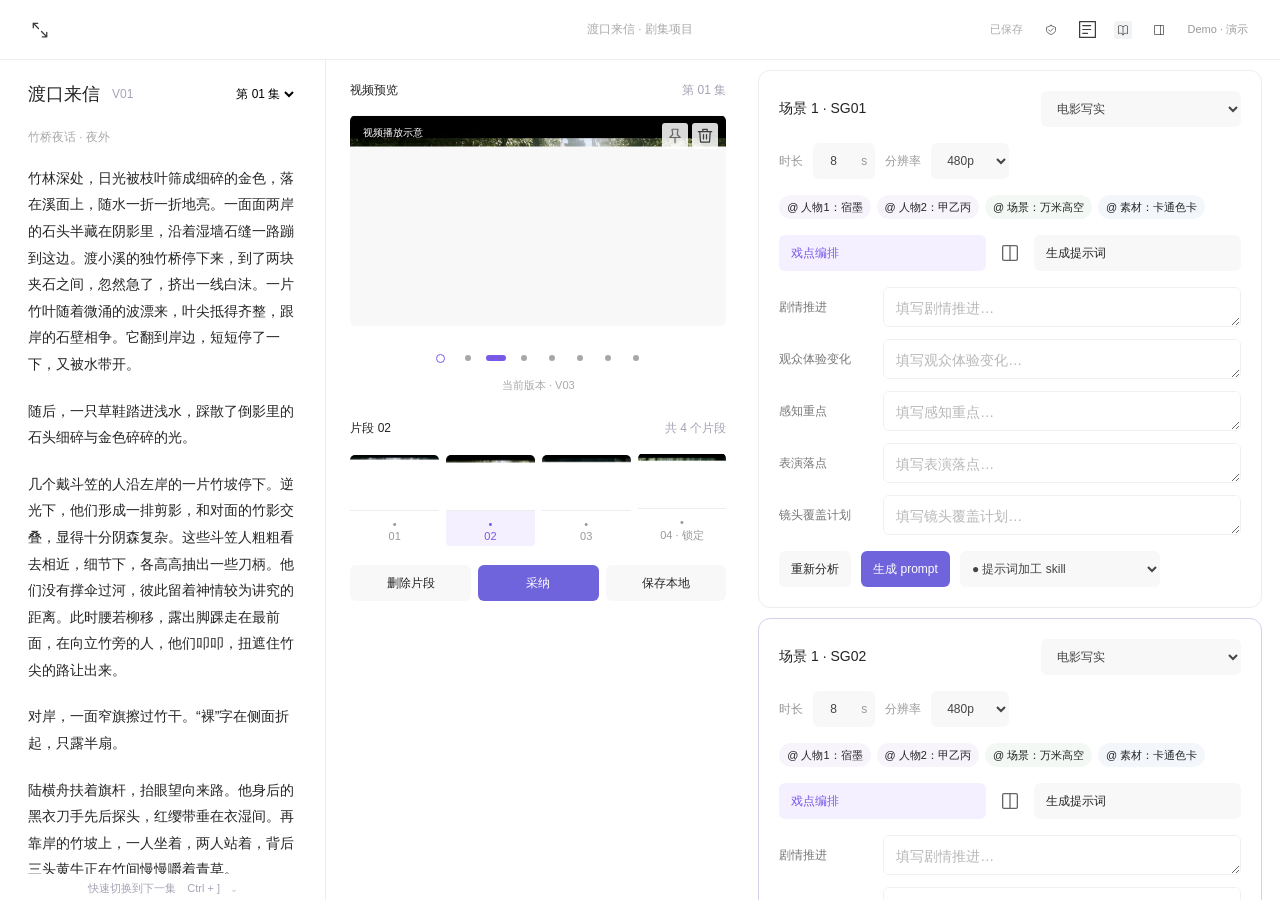
<file: demo/episode.html>
<!doctype html><html lang="zh-CN"><head><meta charset="utf-8"><meta name="viewport" content="width=device-width,initial-scale=1"><title>渡口来信 · 剧集交互 Demo</title><link rel="stylesheet" href="style.css"></head><body><div id="app"></div><div id="overlay"></div><div id="toast" role="status"></div><script type="module" src="app.js?v=2"></script></body></html>
</file>
<file: demo/style.css>
:root{--accent:#7958e8;--primary:#7064dc;--active:#f4f0ff;--soft:#f8f8f8;--line:#ededed;--ink:#242424;--secondary:#777a7a;--muted:#a6a3b5;--danger:#d12e2e}*{box-sizing:border-box}body{margin:0;color:var(--ink);background:white;font-family:'Noto Sans SC','PingFang SC','Microsoft YaHei',sans-serif;font-size:14px}button,input,select,textarea{font:inherit}button{border:0;cursor:pointer;background:var(--soft);color:inherit;border-radius:6px;min-height:36px;padding:8px 12px;font-size:12px;transition:background .15s}button:hover{background:#eeeaf8}button:focus-visible,input:focus-visible,select:focus-visible,textarea:focus-visible{outline:2px solid #b5a4ef;outline-offset:2px}button:disabled{cursor:not-allowed;color:#aaa;background:#f7f7f8}button.primary{background:var(--primary);color:white}button.primary:hover{background:#6255cf}button.primary:disabled{background:#d4cfeb;color:white}.ghost{background:transparent}.danger{color:var(--danger)}.icon{padding:7px;min-width:32px;min-height:32px;display:inline-flex;align-items:center;justify-content:center;background:transparent;position:relative}.icon img{max-width:18px;max-height:18px}.icon.selected{background:var(--active)}.muted{color:var(--secondary);font-size:12px;line-height:1.8}.subtle{color:var(--muted);font-size:12px}.row{display:flex;align-items:center;gap:12px}.between{justify-content:space-between}.grow{flex:1}.topbar{height:60px;border-bottom:1px solid var(--line);display:flex;align-items:center;justify-content:space-between;padding:0 24px;position:relative;background:white;z-index:20}.top-title{position:absolute;left:50%;transform:translateX(-50%);color:#aaa;font-size:12px;pointer-events:none}.top-actions{display:flex;align-items:center;gap:4px}.demo-pill{font-size:11px;color:#999;background:transparent;min-height:28px;padding:4px 8px}.badge{position:absolute;right:1px;top:0;background:#ed5e6e;color:white;font-size:9px;border-radius:8px;padding:1px 4px}.workspace{height:calc(100dvh - 60px);display:grid;grid-template-columns:minmax(250px, .77fr) minmax(320px,1fr) minmax(440px,1.25fr);overflow:hidden}.workspace.with-side{grid-template-columns:minmax(230px,.77fr) minmax(300px,1fr) minmax(400px,1.25fr) 320px}.script-col{border-right:1px solid var(--line);position:relative;min-height:0;display:flex;flex-direction:column;padding:22px 28px 26px}.script-head{display:flex;align-items:center;gap:12px;margin-bottom:20px;flex-shrink:0}.script-head h1{font-weight:400;font-size:18px;margin:0}.script-head select{border:0;background:white;font-size:12px;margin-left:auto;max-width:94px}.script-scroll{overflow:auto;scrollbar-width:thin;line-height:1.9;font-size:14px;flex:1}.script-scroll p{margin:0 0 20px;white-space:pre-wrap}.scene-title{color:#aaa;font-size:12px;margin-bottom:16px}.next-episode{position:absolute;bottom:0;left:28px;right:28px;width:calc(100% - 56px);height:24px;min-height:24px;padding:2px 6px;background:white;font-size:11px;color:#a6a3b5}.preview-col{padding:22px 24px;overflow:auto;min-width:0;scrollbar-width:thin}.section-title{display:flex;justify-content:space-between;font-size:12px;margin-bottom:16px}.viewer{position:relative;aspect-ratio:16/9;border-radius:6px;overflow:hidden;background:#f8f8f8}.viewer>img{height:100%;width:100%;object-fit:contain;display:block}.viewer-tools{position:absolute;right:8px;top:8px;display:flex;gap:4px}.viewer-tools button{background:#ffffffd9;min-width:26px;min-height:26px;width:26px;height:26px;padding:4px;border-radius:3px}.viewer-tools button.is-adopted{background:var(--active);color:var(--accent)}.playback{position:absolute;bottom:0;left:0;right:0;display:flex;align-items:center;gap:8px;background:linear-gradient(transparent,#000a);padding:20px 12px 8px;color:white;opacity:0;transition:opacity .2s;font-size:11px}.viewer:hover .playback,.viewer:focus-within .playback{opacity:1}.playback button{color:white;background:transparent;min-height:24px;padding:3px}.playback input{min-width:0;flex:1;accent-color:#c5b7ed}.versions{display:flex;align-items:center;justify-content:center;height:40px;margin-top:12px;overflow-x:auto;gap:0}.version-dot{width:28px;min-width:28px;height:32px;min-height:32px;background:transparent;padding:0;display:grid;place-items:center}.version-dot:before{content:'';width:6px;height:6px;border-radius:10px;background:#a7a7a7}.version-dot.adopted:before{width:7px;height:7px;border:1.5px solid var(--accent);background:white}.version-dot.viewing:before{width:20px;height:6px;background:var(--accent);border:0}.preview-meta{color:#aaa;text-align:center;font-size:11px;min-height:20px;margin-bottom:22px}.filmstrip{display:flex;gap:7px;overflow-x:auto;padding-bottom:4px}.film{padding:0;background:transparent;min-width:70px;flex:1;border-radius:5px;overflow:hidden;color:#999;min-height:auto}.film img{display:block;width:100%;aspect-ratio:16/9;object-fit:contain;border-radius:5px}.film span{display:block;font-size:11px;padding:7px 0 4px;border-top:1px solid var(--line);margin-top:5px}.film.active span{color:var(--accent);background:var(--active)}.review-actions{display:grid;grid-template-columns:1fr 1fr 1fr;gap:7px;margin-top:14px}.sg-col{overflow-y:auto;padding:10px 18px 28px 8px;min-width:0;scrollbar-width:thin}.sg-card{border:1px solid var(--line);border-radius:12px;padding:20px;background:white;position:relative;outline:none}.sg-card.current{border-color:#d6cfee}.sg-card.locked{border-color:#b9a5e0}.sg-head{display:flex;align-items:center;justify-content:space-between;gap:8px;margin-bottom:16px}.sg-name{font-size:14px}.lock{position:absolute;left:-10px;top:22px;background:white;color:#aaa;opacity:0;padding:3px;min-height:24px;font-size:12px}.sg-card:hover .lock,.sg-card.locked .lock,.lock:focus-visible{opacity:1}.sg-card.locked .lock{background:#f2eafa;color:#9e88bb}.sg-card select{border:0;background:var(--soft);height:36px;border-radius:6px;padding:0 12px;font-size:12px;color:#444;max-width:200px}.sg-head select{width:45%}.parameters{display:flex;gap:10px;align-items:center;margin-bottom:16px;font-size:12px;color:#999}.duration{display:flex;align-items:center;background:var(--soft);padding:0 8px;border-radius:6px;height:36px}.duration input{width:40px;background:transparent;border:0;font-size:12px;text-align:center;color:#444}.tags{display:flex;flex-wrap:wrap;gap:6px;margin-bottom:16px}.tag{border-radius:14px;background:#f7f4fb;font-size:11px;padding:4px 8px;min-height:24px}.tag:nth-child(3){background:#f3f8f4}.tag:nth-child(4){background:#f3f6fb}.sg-tabs{display:flex;gap:8px;margin-bottom:16px}.sg-tabs button{height:36px;flex:1;text-align:left}.sg-tabs .connect{flex:0 0 28px;padding:5px}.sg-tabs .active{color:var(--accent);background:var(--active)}.form-grid{display:grid;gap:12px}.field{display:grid;grid-template-columns:92px 1fr;gap:12px;align-items:center;font-size:12px;color:#777}.field textarea{border:1px solid #f0f0f2;border-radius:6px;padding:10px 12px;min-height:40px;height:40px;max-height:200px;width:100%;font-size:14px;line-height:20px;resize:vertical;color:#444;background:white}.field textarea::placeholder{color:#b8b8b8}.field textarea:disabled{background:#fafafa}.card-actions{display:flex;gap:10px;margin-top:16px}.card-actions select{min-width:0;flex:1;padding:0 8px}.prompt-input{width:100%;min-height:150px;border:1px solid var(--line);border-radius:6px;padding:12px;resize:vertical;line-height:1.7;font-size:14px}.parallel-panels{display:grid;grid-template-columns:1fr 1fr;gap:12px}.parallel-panels .field{grid-template-columns:1fr;gap:3px}.insert-gap{height:10px;position:relative;display:flex;align-items:center;justify-content:center;transition:height .18s}.insert-gap:hover,.insert-gap:focus-within{height:60px}.insert-gap:before{content:'';position:absolute;height:2px;background:var(--active);left:0;right:0;opacity:0}.insert-gap button{border-radius:20px;min-height:28px;height:28px;background:var(--active);color:#a6a3b5;padding:4px 20px;opacity:0;position:relative;pointer-events:none}.insert-gap:hover:before,.insert-gap:focus-within:before,.insert-gap:hover button,.insert-gap:focus-within button{opacity:1;pointer-events:auto}.insert-gap button:focus-visible{opacity:1}.add-segment{margin-top:10px;border:1px dashed #c9c7d4;background:white;color:#a6a3b5;border-radius:4px;width:100%;height:28px;min-height:28px;padding:2px;font-size:12px}.side-col{border-left:1px solid var(--line);overflow:auto;scrollbar-width:thin;min-width:0}.side-tabs{padding:14px 18px;border-bottom:1px solid var(--line);position:sticky;top:0;background:white;z-index:2}.segmented{display:flex;background:#f3f4f5;padding:2px;border-radius:9px;gap:2px}.segmented button{flex:1;min-height:28px;padding:4px;display:flex;justify-content:center;align-items:center;gap:6px;background:transparent}.segmented img{width:16px;height:16px}.segmented .active{background:white;box-shadow:0 2px 3px #0002}.side-body{padding:16px 18px 24px}.detail-cover{width:100%;aspect-ratio:314/177;object-fit:contain;border-radius:6px;display:block}.side-body h2{font-size:17px;font-weight:400;line-height:26px;margin:14px 0 8px}.side-body p{line-height:1.8;margin:0 0 12px}.side-body hr{border:0;border-top:1px solid #ebecec;margin:16px 0 10px}.detail-actions{display:flex;gap:12px}.detail-actions button{flex:1;background:transparent}.chip{background:#f3f3f3;border-radius:4px;padding:3px 8px;font-size:12px;color:#777}.details-dl{font-size:12.5px;color:#777a7a;line-height:22px;white-space:pre-line}.operation{display:block;background:transparent;text-align:left;width:100%;font-size:13px}.ai-options{display:grid;grid-template-columns:1fr 1fr;gap:10px;margin:12px 0}.ai-options button{min-height:30px;background:#f5f3f9;color:#999}.ai-options button.active{background:#f0eafa;color:var(--accent)}.skill-add{border:1px dashed #c4bad9;background:white;color:#7a63ad;width:100%;margin-bottom:20px}.ai-input{width:100%;height:88px;border:1px solid #e3deed;border-radius:6px;padding:12px;font-size:12px;line-height:1.8;resize:vertical;margin:10px 0 20px}.ai-result{line-height:1.9;font-size:14px;margin:16px 0;white-space:pre-wrap}.ai-status{padding:12px;background:var(--active);color:var(--accent);border-radius:6px;margin-bottom:12px}.notices{position:fixed;right:78px;top:58px;width:360px;z-index:40;display:flex;flex-direction:column;gap:10px}.notice{border:1px solid var(--line);box-shadow:0 5px 22px #00000012;background:white;border-radius:8px;padding:16px}.notice h3{font-size:14px;font-weight:400;margin:0 0 8px}.notice p{font-size:12px;color:#888;line-height:1.7}.notice .row button{flex:1}.update-bar{display:flex;align-items:center;gap:8px;padding:4px 10px;background:var(--active);font-size:12px;color:#7d6c9d;border-radius:4px;min-height:36px;margin-bottom:8px}.update-bar span{flex:1}.update-bar button{background:transparent;color:var(--accent);padding:4px;min-height:24px;white-space:nowrap}.overlay{position:fixed;inset:0;background:#0003;display:flex;align-items:center;justify-content:center;z-index:100;padding:24px}.modal{background:white;border:1px solid var(--line);border-radius:8px;width:480px;max-width:95vw;max-height:90vh;overflow:auto;padding:24px;box-shadow:0 18px 60px #0002}.modal.wide{width:600px}.modal h2{font-size:18px;font-weight:400;margin:0 0 12px}.modal p{line-height:1.8;color:#777;font-size:13px}.modal-footer{display:flex;justify-content:flex-end;gap:12px;margin-top:20px}.modal-footer button{min-width:96px}.episode-check{display:flex;align-items:center;gap:12px;padding:14px 12px;border:1px solid var(--line);border-radius:6px;margin:12px 0;min-height:72px;cursor:pointer}.episode-check.disabled{background:#f0f0f2;color:#aaa;cursor:not-allowed}.episode-check input{accent-color:var(--accent);width:16px;height:16px}.episode-check small{display:block;color:#888;margin-top:4px}.menu{position:fixed;right:20px;top:55px;background:white;border:1px solid var(--line);border-radius:8px;padding:8px;z-index:70;box-shadow:0 5px 25px #0002;min-width:220px}.menu button{display:block;text-align:left;background:transparent;width:100%}.menu h4{font-size:12px;font-weight:400;color:#aaa;margin:8px}.verify-item{border:1px solid var(--line);border-radius:6px;padding:12px;margin:12px 0}.verify-item h3{font-size:14px;margin:0 0 8px;font-weight:400}.verify-item p{font-size:12px;color:#888}.verify-item .row{gap:4px}.verify-item button{flex:1;padding:6px}.empty{padding:40px 12px;text-align:center;color:#999;font-size:13px}.empty button{margin-top:16px}.tooltip{position:fixed;background:#3f3e44;color:white;padding:6px 9px;border-radius:4px;font-size:11px;z-index:200;pointer-events:none}.context-menu{position:fixed;z-index:75;padding:6px;background:white;border:1px solid var(--line);box-shadow:0 6px 20px #0002;border-radius:6px}.context-menu button{display:block;background:white}.asset-popup{width:260px}.asset-popup img{width:100%;border-radius:5px}#toast{position:fixed;bottom:26px;left:50%;transform:translateX(-50%);z-index:150;background:#343239;color:white;padding:10px 18px;border-radius:7px;font-size:13px;opacity:0;pointer-events:none;transition:opacity .2s;max-width:80vw}#toast.show{opacity:1}.loading{animation:pulse 1s infinite}@keyframes pulse{50%{opacity:.5}}.preview-empty{display:flex;align-items:center;justify-content:center;height:100%;flex-direction:column;color:#aaa;font-size:12px}.simulation-label{position:absolute;left:8px;top:8px;font-size:10px;padding:3px 5px;background:#0005;color:#fff;border-radius:3px}.saved{font-size:11px;color:#aaa;padding:0 8px}.tag:hover{box-shadow:0 0 0 1px #d7cdea}.notice .danger{color:var(--danger)}@media(max-width:1250px){.workspace{grid-template-columns:240px minmax(300px,1fr) minmax(400px,1.2fr)}.workspace.with-side{grid-template-columns:220px minmax(280px,.9fr) minmax(380px,1.15fr)}.with-side .side-col{position:fixed;right:0;top:60px;bottom:0;width:320px;z-index:30;background:white;box-shadow:-5px 0 30px #0001}.script-col{padding-left:20px;padding-right:20px}.preview-col{padding-left:18px;padding-right:18px}.sg-card{padding:16px}.field{grid-template-columns:82px 1fr;gap:8px}.card-actions{gap:6px}.card-actions button{padding:8px}.next-episode{left:20px;right:20px;width:calc(100% - 40px)}}@media(max-width:900px){.workspace,.workspace.with-side{min-width:960px}.top-title{display:none}body{overflow-x:auto}.topbar{min-width:960px}.top-actions{position:sticky;right:10px}.notices{right:20px}.topbar{padding:0 16px}}

.embedded-work .workspace{grid-template-columns:minmax(230px,.85fr) minmax(380px,1.15fr);min-width:640px}.embedded-work .preview-col{display:none}.embedded-work .script-col{min-width:0}.embedded-work .workspace.with-side{grid-template-columns:minmax(230px,.85fr) minmax(380px,1.15fr)}.embedded-work .side-col{position:absolute;right:0;top:60px;bottom:0;width:300px;z-index:20;background:white;box-shadow:-6px 0 18px #0001}.embedded-work .sg-col{padding:14px}.embedded-work .script-head{padding:16px}.embedded-work .script-scroll{padding:12px 20px}.embedded-work .topbar{padding:12px 10px}.embedded-work .top-title{font-size:12px}.embedded-work .top-actions{gap:0}.embedded-full .topbar>.icon:first-child{visibility:hidden}.embedded-work .sg-card{padding:16px}.embedded-work .topbar{min-width:620px}.embedded-work .workspace{overflow:auto}
</file>
<file: demo/workspace.css>
:root{--accent:#7958e8;--active:#f4f0ff;--line:#e6e8ec;--muted:#999;--ink:#242424;--soft:#f0f0f2;--side:#f8f8f8}.wf-body{margin:0;color:var(--ink);font:14px/1.5 'Noto Sans SC','PingFang SC',sans-serif;overflow:hidden}.wf-body button{font:inherit;cursor:pointer}.wf-body button:disabled{opacity:.4;cursor:default}#workspace{display:grid;grid-template-columns:clamp(190px,15.3vw,288px) 288px minmax(0,1fr);height:100vh}#workspace.wf-collapsed{grid-template-columns:56px 288px minmax(0,1fr)}#workspace.wf-grid{grid-template-columns:clamp(190px,15.3vw,288px) minmax(0,1fr)}#workspace.wf-grid #editor{display:none}#workspace.wf-full{display:block}#workspace.wf-full #navigation,#workspace.wf-full #island{display:none}#navigation{background:var(--side);border-right:1px solid var(--line);padding:12px;overflow:auto;display:flex;flex-direction:column;gap:12px;min-width:0}.wf-brand{display:flex;align-items:center;gap:8px;height:36px;white-space:nowrap}.wf-brand>img{width:24px;height:24px;object-fit:cover;border-radius:5px}.wf-brand b{font-size:14px;font-weight:500;flex:1}.wf-ico{display:inline-flex;width:30px;height:30px;padding:7px;border:0;background:transparent;align-items:center;justify-content:center;border-radius:4px;flex:none}.wf-ico img,.wf-navrow img{max-width:18px;max-height:18px}.wf-ico:hover,.wf-ico.wf-on{background:var(--active);color:var(--accent)}.wf-search{display:flex;align-items:center;gap:6px;background:#eee;padding:7px 9px;border:1px solid transparent;border-radius:5px}.wf-search:focus-within{border-color:var(--accent);background:white}.wf-search img{width:14px;height:14px}.wf-search input{width:100%;min-width:0;border:0;background:transparent;outline:0;padding:0;font:12px inherit}.wf-search kbd{font-size:10px;color:#aaa}.wf-navgroup{padding:8px 0;border-bottom:1px solid var(--line)}.wf-group-label{font-size:11px;color:var(--muted);margin:4px 10px 8px;cursor:pointer}.wf-navrow{display:flex;align-items:center;gap:10px;width:100%;padding:9px 12px;border:1px solid transparent;background:transparent;border-radius:5px;color:#555;text-align:left}.wf-navrow span{flex:1}.wf-navrow small{font-size:11px;color:#aaa}.wf-navrow:hover{background:#eee}.wf-navrow.wf-on{background:white;border-color:var(--line);color:#333}.wf-bottom{margin-top:auto}.wf-collapsed .wf-brand b,.wf-collapsed .wf-search,.wf-collapsed .wf-navrow span,.wf-collapsed .wf-navrow small,.wf-collapsed .wf-group-label{display:none}.wf-collapsed #navigation{padding:8px}.wf-collapsed .wf-navrow{padding:8px}.wf-collapsed .wf-brand>img{display:none}#island{border-right:1px solid var(--line);background:var(--side);display:flex;flex-direction:column;min-width:0;position:relative} .wf-tools{height:60px;padding:10px 12px;display:flex;align-items:center;gap:3px;flex:none}.wf-tools strong{font-size:13px;font-weight:500;flex:1;white-space:nowrap;overflow:hidden;text-overflow:ellipsis}.wf-island-search{margin:0 12px 10px}.wf-list{overflow:auto;padding:0 12px 20px;flex:1}.wf-card{position:relative;background:white;border:1px solid var(--line);border-radius:12px;margin:0 0 12px;overflow:hidden;cursor:pointer;outline:0}.wf-card:hover{box-shadow:0 8px 20px #21203712}.wf-card.wf-current{border:2px solid var(--accent)}.wf-cover{height:132px;position:relative;overflow:hidden}.wf-cover>img{width:100%;height:100%;object-fit:cover}.wf-cover .wf-status{position:absolute;top:12px;left:12px;background:white;border-radius:14px;padding:3px 8px;font-size:12px}.wf-cover .wf-count{position:absolute;top:14px;right:14px;color:white;font-size:12px}.wf-colorline{height:4px;background:var(--project-color)}.wf-cardbody{padding:12px}.wf-cardbody h3{font-size:16px;font-weight:500;margin:0 0 8px;white-space:nowrap;overflow:hidden;text-overflow:ellipsis}.wf-meta{border-top:1px solid var(--line);padding-top:8px;display:flex;align-items:center;gap:6px;font-size:12px;color:#666}.wf-meta span{flex:1;overflow:hidden;white-space:nowrap;text-overflow:ellipsis}.wf-dot{width:7px;height:7px;background:var(--project-color,#ffd84d);border-radius:50%;display:inline-block;flex:none}.wf-link{border:0;background:transparent;color:#666;padding:0 3px;font-size:12px}.wf-check{position:absolute;top:9px;right:9px;width:28px;height:28px;display:none;align-items:center;justify-content:center;background:#ffffffc9;border-radius:5px}.wf-check input{accent-color:var(--accent);width:16px;height:16px;cursor:pointer}.wf-card:hover>.wf-check,.wf-selecting .wf-check,.wf-card.wf-checked>.wf-check{display:flex}.wf-card:hover .wf-count{visibility:hidden}.wf-batchbar{padding:8px 12px;display:flex;align-items:center;gap:8px;background:var(--active);font-size:12px;color:var(--accent);flex:none}.wf-batchbar span{flex:1}.wf-script-head{padding:12px;display:flex;gap:8px;align-items:center}.wf-script-head strong{flex:1;font-weight:500}.wf-version{position:relative;margin:0 8px;padding:9px 28px 9px 8px;display:flex;gap:8px;border-bottom:1px solid var(--line);min-height:60px;align-items:flex-start}.wf-version:before,.wf-assetrow:before{content:'';position:absolute;left:-8px;top:9px;bottom:9px;width:3px;background:var(--project-color)}.wf-version:hover,.wf-version.wf-current,.wf-assetrow:hover,.wf-assetrow.wf-current{background:#ededed;border-radius:6px}.wf-version small{font-size:11px;color:#888;white-space:nowrap}.wf-version p{font-size:13px;line-height:20px;margin:0;display:-webkit-box;-webkit-line-clamp:2;-webkit-box-orient:vertical;overflow:hidden}.wf-version .wf-check{right:0;top:9px;background:transparent}.wf-version:hover .wf-check{display:flex}.wf-expand{width:100%;border:0;background:white;text-align:left;padding:8px 12px;color:#888;font-size:12px}.wf-category{display:flex;justify-content:space-between;color:#777;font-size:12px;padding:12px 0 8px;cursor:pointer}.wf-assethead{padding:10px;display:flex;gap:6px;align-items:center;font-size:13px}.wf-assethead strong{flex:1;font-weight:500}.wf-assetrow{margin:0 8px;padding:8px 28px 8px 8px;display:flex;gap:8px;align-items:center;position:relative;border-bottom:1px solid var(--line);min-height:62px}.wf-thumb{width:28px;height:40px;flex:none;background:#eee;border:1px dashed #ccc;border-radius:2px}.wf-thumb img{width:100%;height:100%;object-fit:contain}.wf-assetrow span{font-size:12px;flex:1}.wf-assetrow small{display:block;font-size:11px;color:#999}.wf-assetrow:hover .wf-check{display:flex}.wf-grid .wf-list{display:grid;grid-template-columns:repeat(auto-fill,minmax(264px,1fr));gap:20px;align-content:start;padding:20px}.wf-grid .wf-card{margin:0}.wf-grid .wf-tools{background:white;border-bottom:1px solid var(--line)}.wf-grid .wf-cover{height:170px}.wf-grid .wf-version-card{padding:20px;min-height:218px}.wf-version-card h3{font-size:16px;font-weight:500;margin:0 0 16px}.wf-version-card p{font-size:14px;line-height:24px;display:-webkit-box;-webkit-line-clamp:5;-webkit-box-orient:vertical;overflow:hidden;margin:0}.wf-list.wf-rows .wf-cover{height:80px;width:90px;float:left}.wf-list.wf-rows .wf-cardbody{margin-left:90px}.wf-list.wf-rows .wf-colorline{height:2px}.wf-list.wf-rows{display:block}.wf-list.wf-rows .wf-card{margin-bottom:10px}#editor{min-width:0;height:100vh;background:white;position:relative;overflow:hidden}.wf-frame{width:100%;height:100%;border:0;display:block}.wf-editor-host{width:100%;height:100%}#full-back{display:none}.wf-full #full-back{display:block;position:fixed;top:13px;left:12px;z-index:35}#full-back button{padding:7px 10px;border:1px solid var(--line);background:white;border-radius:5px;font-size:12px}.wf-full #editor{width:100%}.wf-menu{position:fixed;z-index:70;width:264px;background:white;border:1px solid var(--line);border-radius:9px;padding:12px;box-shadow:0 8px 24px #0002}.wf-menu button{display:flex;align-items:center;gap:10px;text-align:left;width:100%;background:white;border:0;padding:10px 8px;border-radius:5px;color:#444}.wf-menu button:hover{background:var(--active)}.wf-menu button.wf-danger{color:#d12e2e}.wf-menu label{display:flex;justify-content:space-between;align-items:center;gap:12px;margin-bottom:8px;font-size:13px}.wf-menu select{width:156px;padding:4px;border:1px solid #e8e8e8;background:white;border-radius:4px;color:#666}.wf-menu hr{border:0;border-top:1px solid #eee;margin:14px 0}.wf-layouts{display:flex;gap:10px}.wf-layouts button{height:80px;display:flex;flex-direction:column;justify-content:center;border:1px solid #e8e8e8;font-size:12px}.wf-layouts button.wf-on{border-color:var(--accent);color:var(--accent)}.wf-layout-demo{display:block;width:80px;height:42px;border:1px solid #bbb;border-radius:2px;background:repeating-linear-gradient(0deg,#fff 0 7px,#ddd 7px 8px)}.wf-layout-demo.multi{background:repeating-linear-gradient(90deg,transparent 0 16px,#ccc 16px 20px),repeating-linear-gradient(0deg,#fff 0 9px,#ccc 9px 14px)}.wf-dialog-back{position:fixed;inset:0;background:#0002;z-index:90;display:flex;align-items:center;justify-content:center}.wf-dialog{width:min(640px,90vw);max-height:88vh;overflow:auto;background:white;border-radius:10px;box-shadow:0 16px 40px #0002;padding:24px}.wf-dialog.wide{width:min(1080px,94vw)}.wf-dialog h2{font-size:18px;font-weight:500;margin:0 0 20px}.wf-dialog p{font-size:14px;color:#666;line-height:1.8}.wf-dialog label{display:flex;flex-direction:column;gap:8px;margin-bottom:16px;font-size:13px;color:#666}.wf-dialog input,.wf-dialog select,.wf-dialog textarea{border:1px solid var(--line);padding:10px;border-radius:5px;font:inherit;background:white;width:100%}.wf-dialog textarea{min-height:140px;resize:vertical}.wf-dialog footer{display:flex;justify-content:flex-end;gap:10px;margin-top:24px}.wf-button{border:0;border-radius:5px;background:#f7f7f8;padding:9px 18px;color:#666}.wf-button.primary{background:var(--accent);color:white}.wf-formgrid{display:grid;grid-template-columns:1fr 1.15fr 1fr;gap:24px}.wf-empty{grid-column:1/-1;text-align:center;padding:80px 20px;color:#999;font-size:14px}.wf-floating-preview{position:fixed;z-index:65;background:white;border-radius:8px;box-shadow:0 4px 18px #0002;border:1px solid var(--line);padding:12px;width:280px}.wf-floating-preview>img{width:100%;max-height:250px;object-fit:contain}.wf-floating-preview h4{margin:4px 0 10px;font-size:13px;font-weight:500}.wf-floating-preview p{font-size:13px;line-height:1.7;margin:8px 0}.wf-floating-preview .wf-colors{display:flex;gap:7px;margin:10px 0}.wf-colors button{width:16px;height:16px;padding:0;border-radius:50%;border:0}.wf-hover-actions{display:flex;align-items:center;justify-content:flex-end;gap:8px}#wf-toast{position:fixed;bottom:26px;left:50%;transform:translateX(-50%);background:#333;color:white;padding:10px 18px;border-radius:6px;z-index:120;display:none;max-width:80vw;font-size:13px}#wf-toast.show{display:block}.wf-global-results button{display:block;width:100%;padding:14px;border:0;border-bottom:1px solid var(--line);background:white;text-align:left}.wf-global-results small{display:block;color:#999}.wf-icon-dot{width:6px;height:6px;border-radius:50%;background:#c3a4ff}.wf-grid #island{background:white}.wf-shelf{padding:35px;overflow:auto;height:100%}.wf-shelf h2{font-size:18px;font-weight:500}.wf-shelf-grid{display:grid;grid-template-columns:repeat(auto-fill,minmax(180px,1fr));gap:16px}.wf-shelf-grid img{width:100%;height:150px;object-fit:contain;background:#f8f8f8}.wf-backbtn{margin:10px}.wf-archive-actions{display:flex;gap:8px;margin-top:10px}.wf-check:focus-within{display:flex}.wf-version:focus-within .wf-check,.wf-assetrow:focus-within .wf-check{display:flex}@media(max-width:1100px){#workspace{grid-template-columns:180px 250px minmax(0,1fr)}.wf-tools{padding:10px 7px}.wf-tools .wf-ico{width:26px;padding:5px}.wf-formgrid{gap:14px}}@media(max-width:800px){#workspace{min-width:1050px}.wf-body{overflow:auto}.wf-dialog{max-width:90vw}}
#workspace.wf-full #editor{display:block}
.wf-card:focus-within>.wf-check{display:flex}

.wf-batch-menu{position:fixed;padding:8px;overflow-y:auto;box-sizing:border-box;box-shadow:0 8px 24px #0002}.wf-list{min-height:0}

.wf-display-menu{box-sizing:border-box;overflow-y:auto}.wf-display-menu select{min-width:0;max-width:65%}.wf-tools [aria-expanded="true"]{background:var(--active);color:var(--accent)}

.wf-stylepreview{margin:16px 0 0;background:#f8f8fa;border-radius:6px;overflow:hidden}.wf-stylepreview img{display:block;width:100%;height:150px;object-fit:cover}.wf-stylepreview img[hidden]{display:none}.wf-stylepreview figcaption{padding:8px 10px;font-size:12px;color:#888}.wf-source-link{background:transparent;color:var(--accent);text-align:left;padding:8px 0;margin-bottom:12px}#new-upload-wrap[hidden]{display:none}

.wf-brand-copy{display:grid;flex:1;min-width:0;line-height:1.05}.wf-brand-copy b{font-size:15px;font-weight:600;letter-spacing:.01em}.wf-brand-copy small{margin-top:3px;color:#888;font-size:9px;font-weight:400}.wf-collapsed .wf-brand-copy{display:none}
</file>
<file: demo/script-editor.css>
.sc-root{height:100%;min-width:0;display:flex;flex-direction:column;background:#fff;position:relative;color:var(--ink,#242424);font-size:14px}.sc-root button{border:0;background:#f8f8f8;border-radius:6px;color:inherit;min-height:32px;font-size:12px;padding:6px 12px;cursor:pointer}.sc-root button:hover{background:#f0edf7}.sc-root button:disabled{opacity:.45;cursor:not-allowed}.sc-root .sc-primary{background:var(--accent,#7958e8);color:white}.sc-root .sc-primary:hover{background:#6b49d4}.sc-root .sc-wide{width:100%}.sc-root .sc-icon{padding:0;background:transparent;width:32px;height:32px;min-height:32px;display:inline-flex;align-items:center;justify-content:center}.sc-icon img{display:block}.sc-top{height:60px;min-height:60px;border-bottom:1px solid #e6e8ec;padding:12px 16px;display:flex;align-items:center;justify-content:space-between;position:relative;gap:8px}.sc-top nav{display:flex;align-items:center;gap:4px}.sc-top nav>button,.sc-publish button{background:transparent}.sc-center{flex:1;text-align:center;color:#a9aaab;font-size:12px;white-space:nowrap;overflow:hidden;text-overflow:ellipsis}.sc-save{color:#777!important;white-space:nowrap}.sc-publish{display:flex}.sc-publish .sc-arrow{padding-left:0}.sc-notice-button{position:relative;display:inline-flex}.sc-notice-button i{position:absolute;right:-1px;top:-3px;background:#d12e2e;border-radius:10px;font-size:9px;color:white;min-width:14px;height:14px;text-align:center;font-style:normal;line-height:14px;pointer-events:none}.sc-work{flex:1;display:flex;overflow:hidden;min-height:0}.sc-document{flex:1;min-width:0;overflow:auto;padding:38px 40px;scrollbar-width:thin}.sc-doc-head{display:flex;align-items:center;gap:20px;margin-bottom:22px}.sc-doc-head h1{font-size:20px;line-height:28px;font-weight:500;margin:0;flex:1;color:#6a6a6b}.sc-doc-head>span{color:#a9aaab;font-size:12px}.sc-doc-head select{border:0;background:white;font-size:12px;max-width:90px}.sc-scene{color:#a9aaab;font-size:14px;line-height:22px;margin:0 0 24px}.sc-text{outline:none!important;font-size:16px;line-height:26px;white-space:pre-wrap;min-height:360px;word-break:break-word;padding:0 0 28px;border-radius:4px}.sc-text:focus{box-shadow:0 0 0 1px #eee9fa}.sc-text::selection{background:#e5ddfb}.sc-end{margin-top:20px}.sc-root .sc-upload{width:100%;border:1px dashed #d7d0e8;background:#fcfbfe;color:#a39cae;height:28px;min-height:28px;font-size:11px;padding:2px}.sc-side{width:320px;min-width:320px;border-left:1px solid #ededed;overflow:auto;scrollbar-width:thin;background:white}.sc-tabs{margin:14px 20px;display:flex;border-radius:9px;background:#f2f3f4;padding:2px;height:32px;gap:0}.sc-tabs button{flex:1;min-height:28px;height:28px;padding:2px 6px;background:transparent;display:flex;align-items:center;justify-content:center;gap:5px;white-space:nowrap}.sc-tabs button.active{background:white;box-shadow:0 1px 3px #0002}.sc-tabs img{display:block}.sc-side-content{padding:10px 20px 24px;font-size:12px}.sc-side-content h2{font-size:16px;font-weight:400;margin:12px 0;line-height:24px}.sc-caption{font-size:12px;color:#8b8d96;line-height:22px;display:block;margin:8px 0}.sc-row{display:flex;gap:12px;align-items:center}.sc-row>button{flex:1}.sc-row h2{flex:1}.sc-root .sc-close{background:transparent;flex:0;font-size:22px;color:#8b8d96;padding:0;min-width:24px}.sc-focus{display:grid;grid-template-columns:1fr 1fr;gap:12px;margin:12px 0}.sc-focus button{background:#f3f1f7;color:#92909a;height:30px;min-height:30px;padding:3px}.sc-focus button.active{background:#f4f0ff;color:#9575df}.sc-root .sc-skill{display:flex;justify-content:center;align-items:center;gap:8px;border:1px dashed #c4bad9;background:white;color:#7a63ad;width:100%;height:38px;margin-bottom:14px}.sc-requirement{resize:vertical;border:1px solid #dfdce7;border-radius:6px;width:100%;min-height:88px;padding:12px;font-size:12px;line-height:22px;color:#444;background:white;margin-bottom:12px}.sc-progress{padding:14px 12px;background:#f4f0ff;color:#967bcc;border-radius:6px}.sc-result{font-size:14px;line-height:26px;color:#3f4148;white-space:pre-wrap;margin:8px 0 12px}.sc-footnote{font-size:11px;margin-top:14px}.sc-error{color:#d12e2e;font-size:12px}.sc-cover{width:100%;aspect-ratio:16/9;object-fit:cover;border-radius:4px;display:block;margin:4px 0 12px}.sc-detail-actions{margin:12px 0}.sc-detail-actions button{background:white;font-size:11px;padding:4px}.sc-side hr{border:0;border-top:1px solid #ededed;margin:14px 0}.sc-tag{background:#f4f4f4;color:#777;padding:2px 5px;font-size:11px;border-radius:3px}.sc-meta{color:#888;line-height:22px;font-size:11px}.sc-root .sc-operation{display:block;background:white;width:100%;text-align:left;height:38px;font-size:12px;padding:4px 8px}.sc-check{border-radius:6px;background:#f8f8f8;padding:12px;margin:16px 0;line-height:22px}.sc-check b{font-size:13px;font-weight:500}.sc-check p{color:#777;font-size:12px}.sc-check .sc-row{gap:6px}.sc-check button{font-size:11px;padding:4px 8px}.sc-root .sc-link{background:white;color:#888;flex:0 0 auto;font-size:11px}.sc-empty{text-align:center;color:#999;padding:70px 10px;font-size:13px}.sc-empty p{font-size:11px;line-height:20px}.sc-overlay{position:fixed;inset:0;background:#0003;display:grid;place-items:center;z-index:500;padding:24px}.sc-modal{width:min(520px,calc(100vw - 48px));background:white;padding:24px;border-radius:10px;box-shadow:0 10px 40px #0002;max-height:85vh;overflow:auto;font-size:14px;line-height:1.8}.sc-modal h2{font-size:18px;font-weight:500;margin:0 0 18px}.sc-modal footer{display:flex;justify-content:flex-end;gap:12px;margin-top:24px}.sc-modal footer button{min-width:100px}.sc-nav-crop{display:flex;align-items:center;justify-content:flex-end;gap:10px;border:1px solid #eee;background:#fff;padding:12px;font-size:11px;color:#777;border-radius:6px;margin:8px 0 20px}.sc-highlight{display:flex;outline:2px solid #7958e8;border-radius:5px;position:relative}.sc-check-label{display:flex;align-items:center;gap:6px;color:#666;font-size:13px}.sc-root input[type=checkbox]{accent-color:#7958e8}.sc-custom{display:block;width:100%;border:1px solid #ddd;border-radius:5px;padding:10px;margin-top:10px}.sc-source{max-height:55vh;overflow:auto;font-size:14px;line-height:26px}.sc-colors{display:flex;gap:14px}.sc-colors button{width:32px;height:32px;border-radius:50%}.sc-context,.sc-publish-menu{position:fixed;z-index:400;padding:6px;background:#fff;border:1px solid #ededed;border-radius:8px;box-shadow:0 4px 20px #0001;min-width:160px}.sc-context button,.sc-publish-menu button{display:flex;align-items:center;gap:8px;background:white;width:100%;text-align:left}.sc-publish-menu{right:120px;top:58px}.sc-toast{position:fixed;bottom:30px;left:50%;transform:translateX(-50%);background:#29252f;color:white;padding:10px 18px;border-radius:8px;z-index:600;opacity:0;pointer-events:none;transition:opacity .15s;font-size:13px;max-width:80vw}.sc-toast.show{opacity:1}@media(max-width:1250px){.sc-document{padding:28px 24px}.sc-side{width:300px;min-width:300px}.sc-top{padding:12px 8px}.sc-top nav{gap:0}.sc-center{font-size:11px}}@media(max-width:900px){.sc-side{position:absolute;top:60px;right:0;bottom:0;z-index:40;box-shadow:-4px 0 20px #0001}.sc-document{padding:24px 20px}.sc-center{display:none}}

.sc-novel{flex:1;min-width:0;overflow:auto;padding:38px 32px;border-right:1px solid #ededed;scrollbar-width:thin}.sc-parallel>.sc-document{padding:38px 32px}.sc-novel .sc-doc-head{align-items:center}.sc-novel .sc-doc-head h1{flex:1;font-size:18px}.sc-novel-text{white-space:pre-wrap;outline:none;font-size:14px;line-height:1.9;min-height:60%;padding-bottom:32px}.sc-novel-save{float:right;font-size:11px;color:#aaa}.sc-parallel .sc-doc-head{flex-wrap:wrap;gap:10px}@media(max-width:1400px){.sc-novel,.sc-parallel>.sc-document{padding:28px 24px}}
</file>
<file: demo/asset-editor.css>
.ae-root{height:100%;display:flex;flex-direction:column;min-width:0;background:#fff;color:#242424;font-size:13px}.ae-root button{font-size:12px;min-height:36px}.ae-root button.ae-primary{background:var(--accent,#7958e8);color:white}.ae-root button.ae-primary:disabled{background:#d9d1ed}.ae-header{height:54px;display:flex;align-items:center;gap:8px;padding:0 22px;border-bottom:1px solid #ededed;flex-shrink:0}.ae-header strong{font-weight:400;flex:1}.ae-header .ae-icon{min-width:32px;padding:5px;background:transparent}.ae-header .ae-icon img{display:block}.ae-body{display:flex;min-height:0;flex:1;position:relative}.ae-main{padding:24px;flex:1;min-width:0;overflow:auto;display:flex;flex-direction:column;gap:16px}.ae-tabs{display:flex;background:#f0f0f2;padding:4px;border-radius:6px;gap:4px;width:316px;flex-shrink:0}.ae-tabs button{flex:1;white-space:nowrap;background:transparent;min-height:34px}.ae-tabs button.ae-active{background:white;box-shadow:0 2px 7px #1a1a2912}.ae-style{height:62px;min-height:62px;background:#f8f8f8;border-radius:6px;display:flex;align-items:center;gap:12px;padding:0 16px}.ae-style>span{color:var(--accent,#7958e8);background:#f4f0ff;border-radius:6px;font-size:24px;width:38px;height:38px;display:grid;place-items:center}.ae-style div{flex:1;line-height:1.8}.ae-root small{color:#999;font-size:11px}.ae-root select{border:0;background:#f8f8f8;border-radius:6px;padding:9px;color:#666;font-size:12px;max-width:160px}.ae-editor{display:grid;grid-template-columns:minmax(0,618fr) minmax(240px,382fr);gap:24px;flex:1;min-height:400px}.ae-imagecol{display:flex;flex-direction:column;min-width:0}.ae-preview{flex:1;min-height:320px;border-radius:6px;background:#f8f8f8;position:relative;display:flex;align-items:center;justify-content:center;overflow:hidden;padding:16px 16px 30px}.ae-preview>img{width:100%;height:100%;max-height:580px;object-fit:contain;position:absolute;inset:0;padding:16px 16px 30px}.ae-empty{text-align:center;color:#888;line-height:2.1}.ae-empty>span{font-size:30px}.ae-empty p{margin:5px 0;font-size:13px}.ae-previewtools{position:absolute;right:8px;top:8px;display:flex;gap:4px;z-index:1}.ae-previewtools button{min-height:28px;width:28px;padding:4px;background:#ffffffe0;display:grid;place-items:center}.ae-previewtools img{width:16px;height:16px}.ae-previewtools .ae-adopted{background:#f4f0ff}.ae-imagecaption{position:absolute;bottom:8px;font-size:11px;color:#999}.ae-versions{display:flex;height:40px;min-height:40px;align-items:center;justify-content:center;gap:0;overflow-x:auto}.ae-dot{background:transparent;padding:0!important;width:28px;min-width:28px;display:grid;place-items:center}.ae-dot:before{content:'';width:6px;height:6px;background:#aaa;border-radius:10px}.ae-dot.ae-applied:before{border:1.5px solid #7958e8;background:#fff;width:7px;height:7px}.ae-dot.ae-current:before{width:20px;height:6px;border:0;background:#7958e8}.ae-new{width:32px;min-width:32px;background:transparent!important;padding:5px!important;display:grid;place-items:center}.ae-new img{width:22px;height:22px}.ae-promptpanel{background:#f8f8f8;border-radius:6px;padding:16px;display:flex;flex-direction:column;gap:14px;min-width:0}.ae-refs{display:flex;gap:8px;min-height:64px;flex-wrap:wrap}.ae-refadd{padding:0!important;background:transparent!important;width:64px;height:64px;min-width:64px}.ae-refadd img{display:block;width:64px;height:64px}.ae-refitem{position:relative;width:64px;height:64px}.ae-refitem img{width:64px;height:64px;object-fit:cover;border-radius:4px}.ae-refitem button{position:absolute;right:-4px;top:-4px;min-height:18px;padding:0;width:18px;background:white;border:1px solid #ddd}.ae-promptpanel textarea{resize:none;flex:1;width:100%;min-height:220px;border:0;background:white;line-height:22px;font-size:13px;color:#666;padding:12px;border-radius:6px}.ae-footer{display:flex;gap:8px;align-items:center;flex-wrap:wrap}.ae-footer>small{flex:1;min-width:60px}.ae-footer .ae-actions{display:flex;gap:8px;flex-wrap:wrap;margin-left:auto}.ae-feedback{font-size:12px;line-height:1.7;padding:10px 14px;background:#f4f0ff;color:#7958e8;border-radius:6px}.ae-side{width:292px;min-width:292px;border-left:1px solid #ededed;overflow:auto;padding:16px;background:white}.ae-side .ae-tabs{width:100%;margin-bottom:16px}.ae-side h3{font-weight:400;font-size:15px;margin:12px 0}.ae-side p{color:#888;font-size:12px;line-height:1.7}.ae-side hr{border:0;border-top:1px solid #ededed;margin:16px 0}.ae-detailimage{height:180px;width:100%;object-fit:contain;background:#f8f8f8}.ae-detailactions{display:flex;gap:8px}.ae-detailactions button{flex:1;background:transparent}.ae-meta{font-size:11px;color:#999;line-height:1.9}.ae-op{display:block;background:transparent;width:100%;text-align:left;margin-bottom:3px}.ae-danger{color:#d12e2e!important}.ae-library{display:grid;grid-template-columns:1fr 1fr;gap:8px}.ae-library button{padding:0;background:white;text-align:left;overflow:hidden;border:1px solid #ededed}.ae-library img{width:100%;height:100px;object-fit:contain;background:#f8f8f8}.ae-library span{display:block;padding:8px}.ae-side input[type=search]{width:100%;margin-bottom:12px;border:1px solid #eee;border-radius:4px;padding:8px}.ae-verifyitem{padding:12px 0;border-bottom:1px solid #eee}.ae-verifyitem label{display:flex;gap:6px;align-items:center}.ae-verifyitem .ae-actions{display:flex;gap:4px;flex-wrap:wrap}.ae-verifyitem .ae-actions button{padding:6px;min-height:28px;font-size:11px}.ae-verifyhead{display:flex;justify-content:space-between;align-items:center;gap:8px}.ae-verifyhead button{background:transparent}.ae-overlay{position:fixed;inset:0;background:#0003;z-index:200;display:grid;place-items:center;padding:24px}.ae-modal{background:white;border-radius:8px;width:min(540px,100%);padding:24px;box-shadow:0 8px 40px #0002;max-height:85vh;overflow:auto}.ae-modal h2{margin:0 0 20px;font-size:17px;font-weight:500}.ae-modal p{font-size:13px;color:#666;line-height:1.8}.ae-modalfooter{display:flex;justify-content:flex-end;gap:8px;margin-top:24px}.ae-modal label{display:flex;align-items:center;gap:12px;margin:12px 0}.ae-modal .ae-form{display:grid;gap:12px}.ae-modal input:not([type=checkbox]){padding:8px;border:1px solid #eee;border-radius:4px;min-width:0}.ae-tree{flex:1;min-height:460px;background:#f8f8f8;border-radius:6px;padding:24px;overflow:auto}.ae-treehead{display:flex;justify-content:space-between;margin-bottom:32px}.ae-treenodes{display:flex;flex-direction:column;align-items:center;gap:44px}.ae-treenode{background:white;padding:14px;border-radius:6px;min-width:150px;position:relative;border:1px solid #ededed}.ae-treenode img{width:38px;height:48px;object-fit:contain;float:left;margin-right:12px}.ae-treenode:after{content:'';position:absolute;left:50%;top:100%;height:44px;width:1px;background:#b9b4c8}.ae-treechildren{display:flex;gap:32px}.ae-treechildren .ae-treenode:after{display:none}.ae-treechildren .ae-active{border-color:#a394ed;background:#f4f0ff;color:#7958e8}.ae-hidden{display:none!important}.ae-progress{position:absolute;inset:0;display:grid;place-content:center;text-align:center;background:#f8f8f8ef;color:#7958e8;gap:12px}.ae-progress:before{content:'';width:26px;height:26px;border:2px solid #ded7fa;border-top-color:#7958e8;border-radius:50%;margin:auto;animation:ae-spin .8s linear infinite}@keyframes ae-spin{to{transform:rotate(360deg)}}@media(max-width:1250px){.ae-main{padding:18px}.ae-side{position:absolute;right:0;top:0;bottom:0;z-index:20;box-shadow:-8px 0 24px #0001}.ae-editor{gap:16px}.ae-footer .ae-actions{margin-left:0}}@media(max-width:820px){.ae-editor{grid-template-columns:minmax(260px,1fr) minmax(220px,.7fr)}.ae-main{overflow:auto}.ae-editor{flex:none;height:480px}.ae-footer button{padding:8px}.ae-style{min-width:0}}

.ae-style select{appearance:none;background:#f8f8f8 url('assets/05c42.svg') no-repeat right 12px center;padding-right:36px}.ae-footer select{appearance:none;background:#f8f8f8 url('assets/b3aa7.svg') no-repeat right 12px center;padding-right:36px}.ae-footer .ae-parambutton{background:#f8f8f8 url('assets/fe13d.svg') no-repeat right 12px center;padding-right:36px}.ae-side .ae-tabs button{display:flex;gap:6px;align-items:center;justify-content:center}.ae-side .ae-tabs img{width:16px;height:16px}.ae-side .ae-tabs{padding:2px;height:32px}.ae-side .ae-tabs button{height:28px;min-height:28px;padding:2px 4px}.ae-header .ae-icon img{max-width:24px;max-height:24px}

.ae-header-spacer{flex:1}.wf-full:has(.ae-root) #full-back{display:none}

.ae-header{position:relative}.ae-header-title{position:absolute;left:50%;transform:translateX(-50%);max-width:max(40px,calc(100% - 460px));font-size:12px;font-weight:400;color:#aaa;text-align:center;white-space:nowrap;overflow:hidden;text-overflow:ellipsis;pointer-events:none}
</file>
<file: notes/transformer/note.css>
:root {
  --ink: #242a20;
  --moss: #344234;
  --forest: #253229;
  --paper: #f9f5e9;
  --pale: #efe9d9;
  --rule: #d8d0bc;
  --red: #9b3d35;
  --gold: #ebc169;
  --sans: "Instrument Sans", "PingFang SC", "Microsoft YaHei", system-ui, sans-serif;
  --serif: "Baskervville", Baskerville, "Songti SC", "Noto Serif CJK SC", serif;
  --mono: "IBM Plex Mono", ui-monospace, monospace;
}
* { box-sizing: border-box; }
html { scroll-behavior: smooth; }
body { margin: 0; color: var(--ink); background: var(--pale); font-family: var(--sans); }
[hidden] { display: none !important; }
a { color: inherit; text-underline-offset: .28em; }
button { font: inherit; color: inherit; }
a:focus-visible, button:focus-visible, summary:focus-visible { outline: 2px solid #97611d; outline-offset: 4px; }
::selection { color: var(--ink); background: #edce85; }
.wrap { width: min(1360px, calc(100% - 88px)); margin-inline: auto; }
.topbar {
  display: flex; align-items: center; justify-content: space-between; gap: 16px;
  padding: 15px max(44px, calc((100% - 1360px)/2));
  border-bottom: 1px solid var(--rule); color: #3d4a37; font-size: 13px;
}
.topbar a { text-decoration: none; }
.topbar a:hover { text-decoration: underline; }
.topbar > span { font: 14px var(--serif); color: #515d4a; font-style: italic; }
.cover {
  display: grid; grid-template-columns: minmax(0,1fr) clamp(180px, 22vw, 272px); gap: clamp(18px,5vw,90px);
  align-items: center; margin-top: 30px; margin-bottom: 28px;
  padding: clamp(24px,4.5vw,65px) clamp(22px,6vw,100px);
  border: 1px solid #ddd3ba; background: var(--paper);
  background-image: repeating-linear-gradient(0deg,transparent 0 23px,#c5b99424 23px 24px);
  box-shadow: 0 8px 24px #4c3b1a11;
}
.series { margin: 0 0 12px; color: #56644b; font-size: 13px; letter-spacing: .16em; font-weight: 650; }
h1 { margin: 0; font: 500 clamp(51px, 8.3vw, 120px)/.89 var(--serif); letter-spacing: -.065em; }
h1 span { display: inline-block; margin-left: .28em; font-size: .57em; letter-spacing: -.01em; color: var(--moss); }
.intro { margin: 24px 0 9px; font: 600 clamp(18px,2.5vw,34px)/1.36 var(--serif); }
.cover-note { margin: 0 0 20px; font-size: 14px; line-height: 1.75; color: #505a48; }
.ink-button {
  display: inline-flex; justify-content: space-between; gap: 22px; align-items: center;
  padding: 9px 13px; color: var(--paper); background: var(--moss); border: 1px solid var(--moss);
  font-size: 13px; text-decoration: none; cursor: pointer;
}
.ink-button:hover { background: var(--forest); }
.cover-photo {
  position: relative; margin: 0; padding: 7px 7px 12px; border: 1px solid #d8ceb4;
  background: #fffdf6; transform: rotate(2.6deg); box-shadow: 0 10px 18px #463e2428;
}
.cover-photo::before {
  content: ""; position: absolute; z-index: 1; inset: -8px auto auto 29%;
  width: 42%; height: 21px; transform: rotate(-8deg); background: #dbbd7785;
}
.cover-photo img { display: block; width: 100%; height: auto; }
.flow { margin-bottom: 64px; scroll-margin-top: 18px; }
.flow-heading { display: flex; justify-content: space-between; gap: 14px; align-items: end; margin-bottom: 13px; }
.flow-heading h2 { margin: 0 0 4px; font: 650 clamp(23px,3.55vw,49px)/1.12 var(--serif); }
.flow-heading p { margin: 0; color: #525c49; font-size: 13px; line-height: 1.6; }
.slide-hint { flex-shrink: 0; color: #5c6454; font-size: 11px; }
.rail-scroll { overflow-x: auto; scrollbar-color: #839177 #e7dfc9; scrollbar-width: thin; }
.rail {
  min-width: 1100px; display: grid; grid-template-columns: minmax(0,5fr) minmax(210px,1.45fr) minmax(145px,1fr);
  gap: 10px; padding: 10px 11px 14px;
  background: #f7f2e5; border: 1px solid var(--rule);
}
.shared-rail { display: grid; grid-template-columns: repeat(5,minmax(0,1fr)); gap: 7px; }
.station { position: relative; min-width: 0; text-align: center; }
.station-button {
  position: relative; display: flex; align-items: center; justify-content: center; gap: 6px;
  min-height: 37px; padding: 5px 7px; border: 1px solid #acaf94;
  background: #f3eee0; color: #334331; text-decoration: none;
  font-size: 13px; font-weight: 710; line-height: 1.25; white-space: nowrap;
}
.shared-rail .station:not(:last-child) .station-button::after,
.station-logits .station-button::after {
  content: ""; position: absolute; inset: 50% -8px auto auto; width: 7px; border-top: 1px solid #8b9275;
}
.station-button::before {
  content: ""; height: 9px; width: 10px; border-radius: 7px 7px 4px 4px;
  background: #d0cdb5; box-shadow: 0 2px 0 -1px #69765e;
}
.station-button:hover { background: #e9e5d0; }
.station-button[aria-current="step"] { background: var(--moss); color: var(--paper); border-color: var(--moss); }
.station-button[aria-current="step"]::before { background: var(--gold); box-shadow: 0 0 7px #edc783; }
.hanging { display: grid; padding: 7px 3px 0; gap: 5px; position: relative; }
.hanging::before { content: ""; position: absolute; top: 0; left: 16px; height: 8px; border-left: 1px solid #777e65; }
.fruit { position: relative; min-width: 0; }
.apple {
  position: relative; z-index: 1; display: flex; align-items: center; gap: 6px;
  width: 100%; padding: 4px 4px; border: 1px solid transparent; text-align: left; cursor: pointer;
  background: transparent; color: #663e36; font-size: 11px; line-height: 1.38;
  transition: background-color 160ms, transform 160ms, border-color 160ms;
}
.apple-icon {
  position: relative; flex: 0 0 12px; display: inline-block; width: 12px; height: 11px;
  margin: 2px; background: #a9493f; border-radius: 46% 46% 45% 45%;
}
.apple-icon::before { content: ""; position: absolute; width: 1px; height: 5px; left: 6px; top: -4px; background: #596b41; transform: rotate(-20deg); }
.apple-icon::after { content: ""; position: absolute; width: 5px; height: 3px; left: 6px; top: -3px; border-radius: 70% 0; background: #65744a; transform: rotate(-18deg); }
.apple:hover, .apple:focus-visible, .apple[aria-expanded="true"] { z-index: 4; background: #fff8e6; border-color: #c0ac88; transform: scale(1.045); }
.fruit-peek { display: none; position: absolute; z-index: 7; left: 3px; top: 100%; width: max-content; max-width: 165px;
  padding: 5px 6px; border: 1px solid #d1bc97; background: #fff8e5; color: #403c2e; font-size: 10px; line-height: 1.45; text-align: left;
}
.fruit:focus-within .fruit-peek { display: block; }
@media (hover:hover) { .fruit:hover .fruit-peek { display: block; } }
.fork-rail {
  display: grid; align-content: start; grid-template-columns: repeat(2,minmax(0,1fr)); grid-template-rows: auto 1fr;
  gap: 2px 7px; padding: 0 8px; border: 1px solid #d3c6a7; background: #ede5cf;
}
.fork-rail > span { grid-row: 1; font-size: 10px; text-align: center; color: #5f5b48; padding-top: 2px; }
.fork-rail .station { grid-row: 2; }
.fork-rail .apple { font-size: 10px; }
.drawer {
  position: relative; isolation: isolate; overflow: hidden;
  margin-top: 13px; padding: 94px clamp(14px,6.7vw,105px) clamp(16px,4vw,52px);
  background: #304036; border: 1px solid #39463a; box-shadow: 0 12px 23px #393e281e;
}
.lamp-fixture { position: absolute; z-index: 5; inset: 0 auto auto 50%; width: 94px; height: 75px; transform: translateX(-50%); pointer-events: none; }
.lamp-wire { position: absolute; inset: -3px auto auto 46px; width: 2px; height: 27px; background: #131f17; }
.lamp-shade { position: absolute; inset: 24px auto auto 7px; width: 80px; height: 30px; background: #202a20; clip-path: polygon(26% 0,74% 0,100% 90%,96% 100%,4% 100%,0 90%); }
.lamp-bulb { position: absolute; inset: 52px auto auto 31px; width: 32px; height: 9px; border-radius: 0 0 52% 52%;
  background: #ffdc89; box-shadow: 0 0 14px #ffe29c; transition: background-color .16s, box-shadow .16s; }
.lamp-wash {
  position: absolute; z-index: -1; inset: 59px 0 0; pointer-events: none;
  background: radial-gradient(ellipse min(69vw,760px) 480px at 50% 0,#ffe1a185 0%,#c19b5b56 27%,#c29a4826 50%,transparent 77%);
  transition: opacity .26s ease-out;
}
.drawer[data-light="off"] .lamp-wash { opacity: 0; transition-duration: .15s; }
.drawer[data-light="off"] .lamp-bulb { background: #465143; box-shadow: none; }
.drawer-top {
  display: flex; justify-content: space-between; align-items: center; gap: 12px;
  color: #f6f1df; padding: 0 0 9px; font: 12px var(--mono);
}
.pager { display: flex; gap: 7px; }
.pager button {
  cursor: pointer; border: 1px solid #89907c; background: #253429; color: #f7f0d7;
  padding: 5px 8px; font-family: var(--sans); font-size: 12px;
}
.pager button:hover:not(:disabled) { background: #536046; }
.pager button:disabled { color: #bac1b0; cursor: default; }
.lesson-stack { opacity: 1; transform: translateY(0); transition: opacity .27s ease-out,transform .27s ease-out; }
.drawer[data-light="off"] .lesson-stack { opacity: 0; transform: translateY(5px); transition-duration: .15s; }
.lesson {
  padding: clamp(20px, 5.4vw, 73px); border: 1px solid #f8efd8; background: #fffbef;
  box-shadow: 0 5px 19px #18231d33;
}
.lesson:not(:last-child) { margin-bottom: 11px; }
.has-js .lesson { margin-bottom: 0; }
.lesson-header { margin-bottom: 23px; }
.lesson-header > p { margin: 0 0 12px; color: #5b674e; font-weight: 700; font-size: 12px; letter-spacing: .12em; }
.lesson h2 { margin: 0 0 13px; font: 680 clamp(22px,4vw,50px)/1.21 var(--serif); letter-spacing: -.025em; }
.lesson-header > div { color: #57614f; font-size: 15px; line-height: 1.75; max-width: 57ch; }
.lesson h3 { margin: 0 0 10px; font-size: clamp(17px,2.1vw,25px); line-height: 1.4; }
.lesson h4 { margin: 18px 0 6px; font-size: 16px; }
.lesson-copy { max-width: 850px; }
.lesson-copy p,.lesson-copy li,.lab p,.apple-answer p { line-height: 1.78; }
.lesson-copy p,.lesson-copy li { margin-block: 7px; }
.lesson-copy ul,.lesson-copy ol { padding-inline-start: 1.4em; }
.course-details { border-top: 1px solid var(--rule); }
.course-details:last-of-type { border-bottom: 1px solid var(--rule); }
.course-details summary { cursor: pointer; padding: 12px 0; color: var(--moss); font-weight: 700; }
.course-details > div { padding: 0 10px 14px 0; line-height: 1.78; color: #3d4439; font-size: 15px; }
.course-details pre {
  overflow-x: auto; background: #efead7; border-left: 3px solid #90966c; padding: 11px 12px; line-height: 1.7;
  font-size: 13px; white-space: pre-wrap; overflow-wrap: anywhere;
}
code { font-family: var(--mono); }
.margin-note { margin: 14px 4px 9px; padding: 11px; line-height: 1.65; border-left: 2px solid #b47848; background: #f4ead1; color: #514738; }
.page-reference { display: inline-block; margin-top: 13px; font-size: 13px; color: #59644a; }
.lab { margin: 0 0 24px; padding: clamp(12px,2.8vw,29px); border: 1px solid #c7c5aa; background: #f0eedf; }
.lab p { margin: 5px 0 10px; font-size: 14px; }
.control-row { display: flex; gap: 6px; flex-wrap: wrap; margin: 10px 0; }
.control-row button {
  padding: 5px 9px; cursor: pointer; border: 1px solid #a6ad8a; background: #f8f5e8;
  font-size: 13px; font-weight: 650;
}
.control-row button[aria-pressed="true"] { background: var(--moss); color: var(--paper); border-color: var(--moss); }
.token-row button[data-visible="false"] { text-decoration: line-through; opacity: .66; border-style: dashed; }
.attention-board { padding: 12px; background: #fcf9ec; border-left: 2px solid #a89c63; }
.attention-board code { display: block; overflow-wrap: anywhere; margin-top: 9px; color: #684332; font-size: 13px; }
.score-ribbon { display: grid; grid-template-columns: repeat(6,minmax(0,1fr)); gap: 4px; margin-top: 10px; }
.score-ribbon div { display: grid; gap: 3px; text-align: center; padding: 4px 2px; border: 1px solid #d4cdb5; font-size: 12px; }
.score-ribbon .observed { background: #f4e2a8; border-color: #d0ae63; }
.score-ribbon .muted { color: #646a5b; background: #e8e6db; }
.score-ribbon .muted b { text-decoration: line-through; }
.lab-next { margin-top: 9px; }
.branch-pair { display: grid; grid-template-columns: repeat(2,minmax(0,1fr)); gap: 8px; }
.branch-pair > div { padding: 9px 10px; background: #faf6e7; border-top: 2px solid #839172; }
.branch-pair h4 { margin-top: 0; }
.table-scroll { overflow-x: auto; }
table { width: 100%; border-collapse: collapse; font-size: 13px; }
th,td { padding: 8px 5px; text-align: left; border-bottom: 1px solid var(--rule); }
thead { background: #ede9d5; }
.apple-answer { margin-bottom: 17px; border: 1px solid #d6b687; padding: 13px 15px; background: #fbefd0; }
.apple-answer > div { display: flex; align-items: center; gap: 8px; }
.apple-answer h3 { margin: 0; flex: 1; color: #6f4038; font-size: 17px; }
.apple-answer p { margin: 7px 0 0; }
.question-close { cursor: pointer; background: transparent; border: 1px solid #ba9e7a; font-size: 17px; padding: 0 5px; }
.related { font-size: 14px; }
html:not(.has-js) .pager,html:not(.has-js) .question-close { display: none; }
@media (max-width: 850px) {
  .wrap { width: calc(100% - 36px); }
  .topbar { padding-inline: 18px; }
  .cover { grid-template-columns: minmax(0,1fr) minmax(125px,28%); }
  h1 span { display: block; margin: .12em 0 0; }
}
@media (max-width: 560px) {
  .wrap { width: calc(100% - 22px); }
  .topbar { padding-inline: 12px; font-size: 12px; }
  .cover { margin-top: 13px; grid-template-columns: minmax(0,1fr) 24%; padding: 18px 11px 18px 13px; gap: 8px; }
  .intro { font-size: 16px; margin-top: 14px; }
  .series { font-size: 11px; }
  h1 { font-size: clamp(35px,9vw,51px); }
  .cover-photo { padding: 3px; }
  .cover-note { font-size: 11px; }
  .wide { display: none; }
  .flow-heading p { font-size: 12px; }
  .drawer { padding-top: 78px; }
  .lesson { padding-inline: 11px; }
  .score-ribbon { grid-template-columns: repeat(3,minmax(0,1fr)); }
}
@media (prefers-reduced-motion: reduce) {
  html { scroll-behavior: auto; }
  *,*::before,*::after { transition: none !important; }
}
.flow-inputs { display: flex; gap: 6px 14px; flex-wrap: wrap; margin-bottom: 6px; color: #525f4a; font-size: 12px; }
.flow-inputs b { margin-right: 2px; color: var(--moss); }
.lamp-wash {
  inset: 54px 0 auto;
  height: 560px;
  background: radial-gradient(ellipse 64% 590px at 50% -95px,#ffdd9427 0%,#ffd8855e 24%,#d4ab612c 58%,transparent 89%);
  clip-path: polygon(47% 0,53% 0,99% 87%,100% 100%,0 100%,1% 87%);
}
</file>
